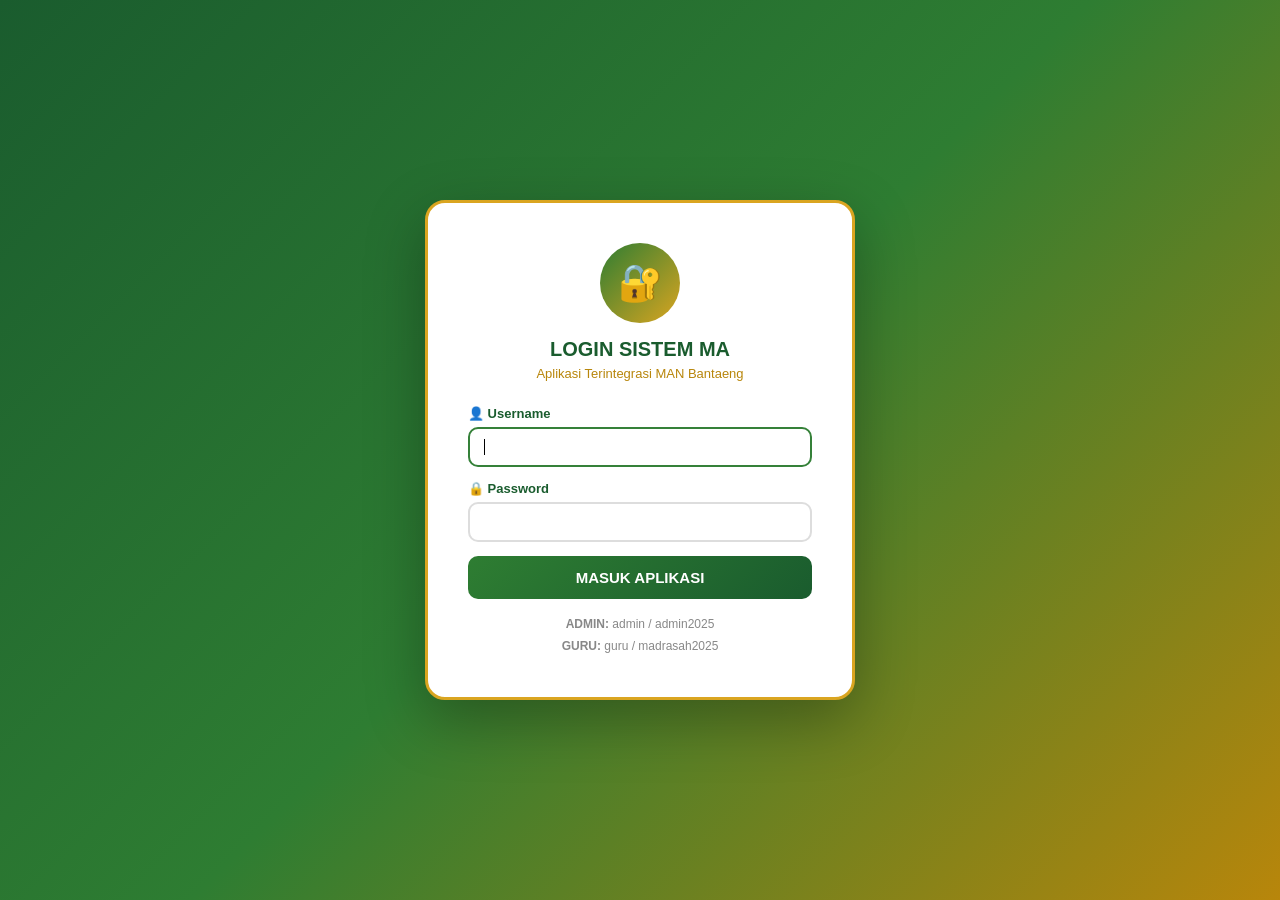
<file: index.html>
<!DOCTYPE html>
<html lang="id">
<head>
<meta charset="UTF-8">
<meta http-equiv="refresh" content="0; url=pages/login.html">
<title>Aplikasi MA - MAN Bantaeng</title>
</head>
<body>
<p>Mengalihkan ke halaman login… <a href="modul-ajar.html">Klik di sini</a></p>
</body>
</html>
</file>
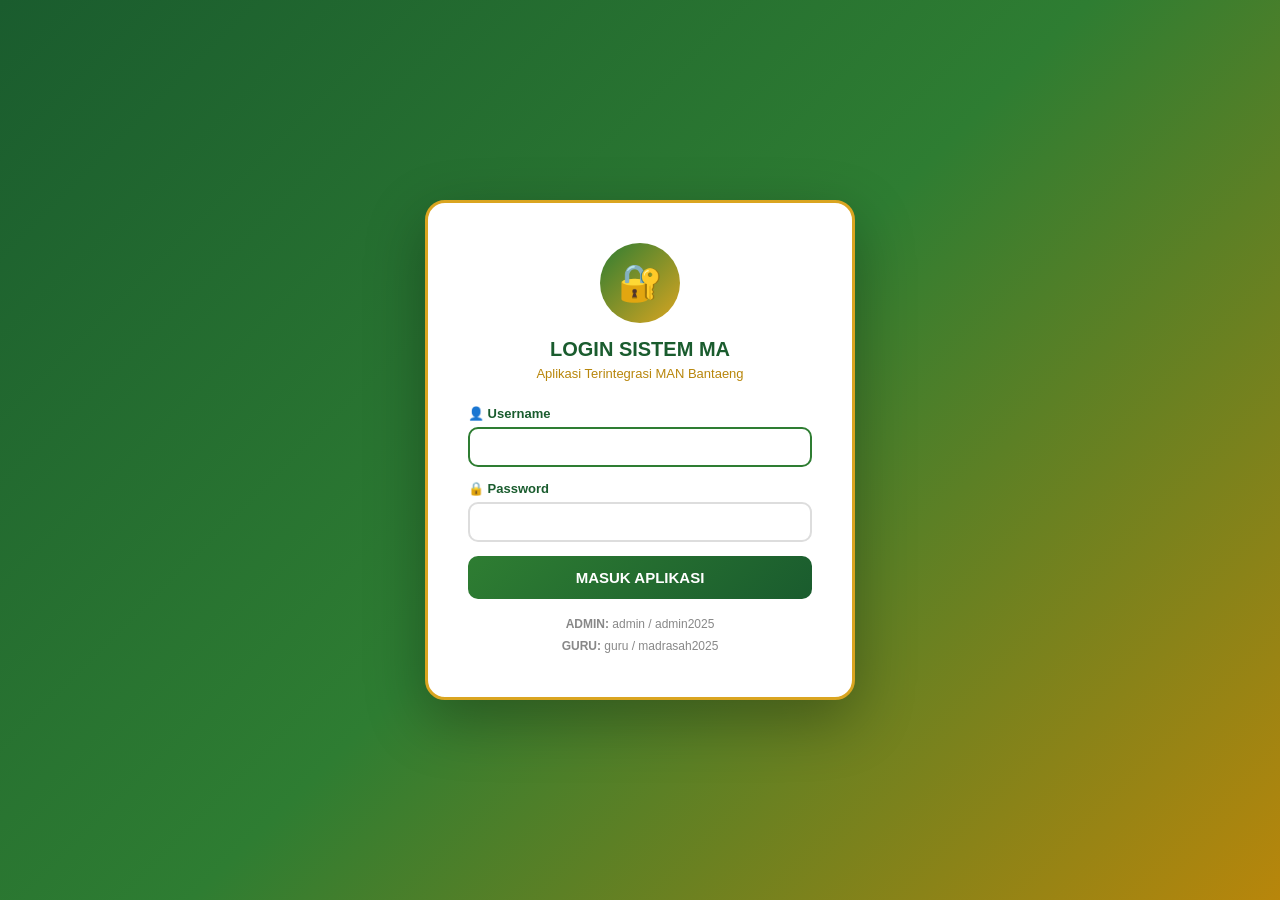
<file: pages/index.html>
<!DOCTYPE html>
<html lang="id">
<head>
<meta charset="UTF-8">
<title>Dashboard - Aplikasi MA</title>
<meta name="viewport" content="width=device-width, initial-scale=1.0">
<link rel="stylesheet" href="../css/style.css">
<script src="../js/auth.js"></script>
<style>
*{margin:0;padding:0;box-sizing:border-box;font-family:'Segoe UI',Tahoma,sans-serif}
:root{--g1:#1a5c2e;--g2:#2e7d32;--e1:#b8860b;--e2:#daa520;--gp:#e8f5e9;--ep:#fff8e1}
body{background:linear-gradient(135deg,var(--gp),var(--ep));min-height:100vh}
.hdr{background:linear-gradient(135deg,var(--g1),var(--g2));color:#fff;
     padding:14px 24px;display:flex;justify-content:space-between;align-items:center}
.hdr h1{font-size:18px}
.hdr .who{font-size:12px;opacity:.9}
.hdr button{background:var(--e2);color:var(--g1);border:none;padding:8px 16px;
            border-radius:8px;cursor:pointer;font-weight:600;font-size:13px}
.wrap{max-width:1100px;margin:0 auto;padding:24px}
.greeting{margin-bottom:24px}
.greeting h2{color:var(--g1);font-size:22px}
.greeting p{color:#555;margin-top:4px;font-size:14px}

/* ============ GRID KARTU BUNDAR ============ */
.grid{display:grid;grid-template-columns:repeat(auto-fill,minmax(190px,1fr));gap:22px}

/* Kartu menu BENTUK LINGKARAN penuh */
.menu{
  position:relative;
  display:block;
  width:100%;
  aspect-ratio:1/1;             /* tetap persegi => lingkaran sempurna */
  background:#fff;
  border-radius:50%;            /* LINGKARAN */
  border:3px solid var(--e2);   /* ring emas mengelilingi */
  box-shadow:0 4px 20px rgba(0,0,0,.08);
  text-decoration:none;color:inherit;
  overflow:hidden;
  transition:transform .15s,box-shadow .15s;
}
.menu:hover{transform:translateY(-4px) scale(1.02);box-shadow:0 10px 30px rgba(0,0,0,.15)}

/* Isi kartu diposisikan ABSOLUT di dalam lingkaran agar lingkaran tidak melar */
.menu-in{
  position:absolute;top:0;left:0;width:100%;height:100%;
  display:flex;flex-direction:column;align-items:center;justify-content:center;
  text-align:center;padding:16%;
}
.menu .ico{
  width:58px;height:58px;border-radius:50%;
  background:linear-gradient(135deg,var(--g2),var(--e2));
  color:#fff;font-size:26px;
  display:flex;align-items:center;justify-content:center;
  margin-bottom:10px;box-shadow:0 3px 10px rgba(0,0,0,.15);
}
.menu h3{color:var(--g1);font-size:14px;margin-bottom:4px;line-height:1.25}
.menu p{
  font-size:11px;color:#666;line-height:1.4;
  display:-webkit-box;-webkit-line-clamp:3;-webkit-box-orient:vertical;overflow:hidden;
}
.badge{display:inline-block;background:var(--g2);color:#fff;font-size:10px;
       padding:2px 8px;border-radius:10px;margin-top:8px}
.badge.soon{background:#888}

/* Fallback browser lama yang belum mendukung aspect-ratio */
@supports not (aspect-ratio:1/1){
  .menu{height:auto}
  .menu::before{content:"";display:block;padding-top:100%}
}

/* ============ RESPONSIVE TAMPILAN HP ============ */
@media(max-width:640px){
  .wrap{padding:16px}
  .grid{grid-template-columns:repeat(2,1fr);gap:14px}  /* 2 lingkaran per baris */
  .menu{border-width:2px}
  .menu-in{padding:12%}
  .menu .ico{width:46px;height:46px;font-size:20px;margin-bottom:6px}
  .menu h3{font-size:12px}
  .menu p{display:none}   /* deskripsi disembunyikan agar lingkaran rapi di HP */
  .badge{margin-top:5px}
}
</style>
</head>
<body>
<div class="hdr">
  <div>
    <h1>📚 Dashboard Aplikasi MA</h1>
    <div class="who" id="whoAmI"></div>
  </div>
  <button onclick="Auth.logout()">Keluar</button>
</div>

<div class="wrap">
  <div class="greeting">
    <h2 id="greet">Selamat Datang</h2>
    <p>Pilih menu di bawah untuk melanjutkan.</p>
  </div>

  <div class="grid">
    <!-- Menu: Modul Ajar -->
    <a href="modul-ajar.html" class="menu">
      <div class="menu-in">
        <div class="ico">📝</div>
        <h3>Modul Ajar</h3>
        <p>Generate Modul Ajar Terintegrasi KBC berbasis ATP.</p>
        <span class="badge">Aktif</span>
      </div>
    </a>

    <!-- Menu: Worksheet -->
    <a href="worksheet.html" class="menu">
      <div class="menu-in">
        <div class="ico">🧩</div>
        <h3>Worksheet</h3>
        <p>Buat Students Worksheet F4 otomatis dengan prompt AI siap pakai.</p>
        <span class="badge">Aktif</span>
      </div>
    </a>

     <!-- Menu: Game Pembelajaran -->
    <a href="game-pembelajaran.html" class="menu">
      <div class="menu-in">
        <div class="ico">🧩</div>
        <h3>Game Pembelajaran</h3>
        <p>Buat Game Pembelajaran otomatis dengan prompt AI siap pakai.</p>
        <span class="badge">Aktif</span>
      </div>
    </a>

     
  </div>
</div>

<script>
Auth.requireLogin();

const user = Auth.getUser();
document.getElementById('whoAmI').textContent =
  `${user.role.toUpperCase()} • ${user.nama || user.username}`;
document.getElementById('greet').textContent =
  `Selamat Datang, ${user.nama || user.username} 👋`;
</script>
</body>
</html>
</file>
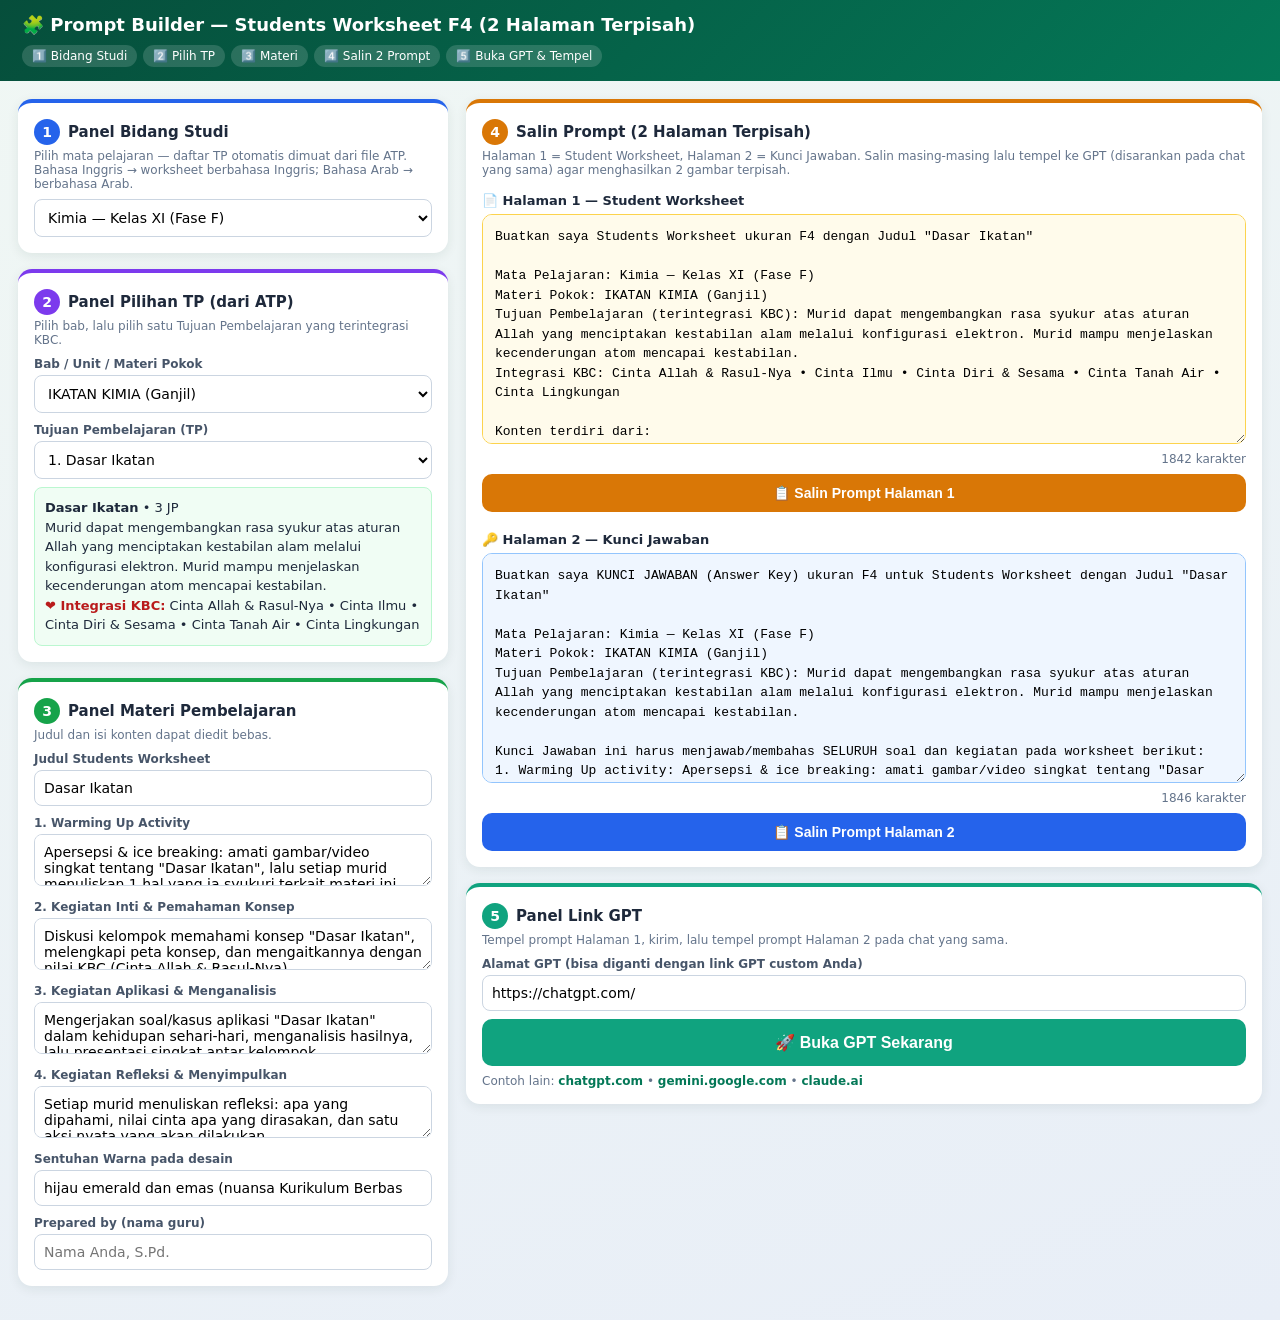
<file: WORKSHEET.html>
<!DOCTYPE html>
<html lang="id">
<head>
<meta charset="UTF-8"/>
<meta name="viewport" content="width=device-width, initial-scale=1.0"/>
<title>Prompt Builder — Students Worksheet F4 (KBC MAN Bantaeng)</title>
<style>
*{box-sizing:border-box}
body{margin:0;font-family:system-ui,"Segoe UI",Arial,sans-serif;background:linear-gradient(160deg,#f0f7f4,#e8eef7);color:#1e293b;min-height:100vh}
.appbar{background:linear-gradient(135deg,#064e3b,#047857);color:#fff;padding:14px 22px;display:flex;align-items:center;justify-content:space-between;flex-wrap:wrap;gap:10px;position:sticky;top:0;z-index:20}
.appbar h1{font-size:18px;margin:0}
.steps{display:flex;gap:6px;flex-wrap:wrap;font-size:12px}
.steps span{background:rgba(255,255,255,.15);border-radius:999px;padding:4px 10px}
.wrap{display:grid;grid-template-columns:430px 1fr;gap:18px;padding:18px;align-items:start;max-width:1400px;margin:0 auto}
@media(max-width:1000px){.wrap{grid-template-columns:1fr}}
.card{background:#fff;border-radius:14px;box-shadow:0 3px 12px rgba(15,50,40,.08);padding:16px;margin-bottom:16px;border-top:4px solid var(--c,#047857)}
.card h2{font-size:15px;margin:0 0 4px;display:flex;align-items:center;gap:8px}
.card .badge{width:26px;height:26px;border-radius:50%;background:var(--c,#047857);color:#fff;display:inline-flex;align-items:center;justify-content:center;font-size:14px;flex-shrink:0}
.card .hint{font-size:12px;color:#64748b;margin:2px 0 8px}
label{font-size:12px;font-weight:600;color:#475569;display:block;margin:10px 0 4px}
select,input[type=text],textarea{width:100%;padding:9px;border:1px solid #cbd5e1;border-radius:8px;font-size:14px;font-family:inherit;background:#fff}
textarea{resize:vertical}
.tpbox{background:#f0fdf4;border:1px solid #bbf7d0;border-radius:8px;padding:10px;font-size:13px;margin-top:8px;line-height:1.5}
.tpbox b.kbc{color:#b91c1c}
.right{position:sticky;top:76px}
.promptbox{width:100%;min-height:230px;font-size:13px;line-height:1.5;background:#fffbeb;border:1px solid #fcd34d;border-radius:10px;padding:12px;font-family:Consolas,monospace}
.promptbox.kunci{background:#eff6ff;border-color:#93c5fd}
.subhead{font-weight:700;font-size:13px;margin:16px 0 6px;display:flex;align-items:center;gap:6px}
.btnrow{display:flex;gap:10px;flex-wrap:wrap;margin-top:8px}
.btn{border:0;border-radius:10px;padding:11px 16px;font-weight:700;cursor:pointer;font-size:14px;display:inline-flex;align-items:center;gap:8px}
.btn-copy{background:#d97706;color:#fff;flex:1;justify-content:center}
.btn-copy.blue{background:#2563eb}
.btn-gpt{background:#10a37f;color:#fff;width:100%;justify-content:center;font-size:16px;padding:14px}
.btn-gpt:hover{background:#0d8a6c}
.count{font-size:12px;color:#64748b;margin-top:4px;text-align:right}
#toast{position:fixed;bottom:24px;left:50%;transform:translateX(-50%);background:#064e3b;color:#fff;padding:12px 22px;border-radius:999px;font-size:14px;opacity:0;transition:.3s;pointer-events:none;z-index:99;box-shadow:0 4px 14px rgba(0,0,0,.25)}
#toast.show{opacity:1}
.linknote{font-size:12px;color:#64748b;margin-top:8px}
.linknote a{color:#047857;font-weight:600;cursor:pointer}
</style>
</head>
<body>

<div class="appbar">
  <h1>🧩 Prompt Builder — Students Worksheet F4 (2 Halaman Terpisah)</h1>
  <div class="steps">
    <span>1️⃣ Bidang Studi</span><span>2️⃣ Pilih TP</span><span>3️⃣ Materi</span><span>4️⃣ Salin 2 Prompt</span><span>5️⃣ Buka GPT & Tempel</span>
  </div>
</div>

<div class="wrap">
<!-- ===================== KOLOM KIRI : PANEL 1–3 ===================== -->
<div>
  <!-- PANEL 1 : BIDANG STUDI -->
  <div class="card" style="--c:#2563eb">
    <h2><span class="badge">1</span> Panel Bidang Studi</h2>
    <div class="hint">Pilih mata pelajaran — daftar TP otomatis dimuat dari file ATP. Bahasa Inggris → worksheet berbahasa Inggris; Bahasa Arab → berbahasa Arab.</div>
    <select id="selMapel"></select>
  </div>

  <!-- PANEL 2 : PILIHAN TP -->
  <div class="card" style="--c:#7c3aed">
    <h2><span class="badge">2</span> Panel Pilihan TP (dari ATP)</h2>
    <div class="hint">Pilih bab, lalu pilih satu Tujuan Pembelajaran yang terintegrasi KBC.</div>
    <label>Bab / Unit / Materi Pokok</label>
    <select id="selBab"></select>
    <label>Tujuan Pembelajaran (TP)</label>
    <select id="selTP"></select>
    <div class="tpbox" id="tpDetail"></div>
  </div>

  <!-- PANEL 3 : MATERI PEMBELAJARAN -->
  <div class="card" style="--c:#16a34a">
    <h2><span class="badge">3</span> Panel Materi Pembelajaran</h2>
    <div class="hint">Judul dan isi konten dapat diedit bebas.</div>
    <label>Judul Students Worksheet</label>
    <input type="text" id="fJudul">
    <label>1. Warming Up Activity</label>
    <textarea id="fS1" rows="2"></textarea>
    <label>2. Kegiatan Inti & Pemahaman Konsep</label>
    <textarea id="fS2" rows="2"></textarea>
    <label>3. Kegiatan Aplikasi & Menganalisis</label>
    <textarea id="fS3" rows="2"></textarea>
    <label>4. Kegiatan Refleksi & Menyimpulkan</label>
    <textarea id="fS4" rows="2"></textarea>
    <label>Sentuhan Warna pada desain</label>
    <input type="text" id="fWarna" list="warnaList" value="hijau emerald dan emas (nuansa Kurikulum Berbasis Cinta)">
    <datalist id="warnaList">
      <option value="hijau emerald dan emas (nuansa Kurikulum Berbasis Cinta)">
      <option value="biru laut dan putih"><option value="ungu lavender dan krem">
      <option value="oranye hangat dan kuning"><option value="tosca dan putih">
      <option value="merah marun dan emas"><option value="pastel warna-warni ceria">
    </datalist>
    <label>Prepared by (nama guru)</label>
    <input type="text" id="fPrepared" placeholder="Nama Anda, S.Pd.">
  </div>
</div>

<!-- ===================== KOLOM KANAN : PANEL 4–5 ===================== -->
<div class="right">
  <!-- PANEL 4 : DUA PROMPT TERPISAH -->
  <div class="card" style="--c:#d97706">
    <h2><span class="badge">4</span> Salin Prompt (2 Halaman Terpisah)</h2>
    <div class="hint">Halaman 1 = Student Worksheet, Halaman 2 = Kunci Jawaban. Salin masing-masing lalu tempel ke GPT (disarankan pada chat yang sama) agar menghasilkan 2 gambar terpisah.</div>

    <div class="subhead">📄 Halaman 1 — Student Worksheet</div>
    <textarea id="promptWS" class="promptbox" readonly></textarea>
    <div class="count" id="countWS"></div>
    <div class="btnrow"><button class="btn btn-copy" id="btnCopyWS">📋 Salin Prompt Halaman 1</button></div>

    <div class="subhead" style="margin-top:20px">🔑 Halaman 2 — Kunci Jawaban</div>
    <textarea id="promptKunci" class="promptbox kunci" readonly></textarea>
    <div class="count" id="countKunci"></div>
    <div class="btnrow"><button class="btn btn-copy blue" id="btnCopyKunci">📋 Salin Prompt Halaman 2</button></div>
  </div>

  <!-- PANEL 5 : LINK GPT -->
  <div class="card" style="--c:#10a37f">
    <h2><span class="badge">5</span> Panel Link GPT</h2>
    <div class="hint">Tempel prompt Halaman 1, kirim, lalu tempel prompt Halaman 2 pada chat yang sama.</div>
    <label>Alamat GPT (bisa diganti dengan link GPT custom Anda)</label>
    <input type="text" id="gptLink" value="https://chatgpt.com/">
    <div class="btnrow"><button class="btn btn-gpt" id="btnGPT">🚀 Buka GPT Sekarang</button></div>
    <div class="linknote">Contoh lain: <a data-link="https://chatgpt.com/">chatgpt.com</a> • <a data-link="https://gemini.google.com/">gemini.google.com</a> • <a data-link="https://claude.ai/">claude.ai</a></div>
  </div>
</div>
</div>

<div id="toast"></div>

<script>
/* ================= DATABASE ATP (sesuai file yang diupload) ================= */
const ATP={
kimia:{label:"Kimia — Kelas XI (Fase F)",bab:[
 {nama:"IKATAN KIMIA (Ganjil)",kbc:"Cinta Allah & Rasul-Nya • Cinta Ilmu • Cinta Diri & Sesama • Cinta Tanah Air • Cinta Lingkungan",items:[
  {k:"Dasar Ikatan",jp:"3 JP",t:"Murid dapat mengembangkan rasa syukur atas aturan Allah yang menciptakan kestabilan alam melalui konfigurasi elektron. Murid mampu menjelaskan kecenderungan atom mencapai kestabilan."},
  {k:"Ikatan Ion",jp:"3 JP",t:"Murid mampu menunjukkan sikap teliti dalam menggambarkan proses serah terima elektron. Murid dapat menganalisis sifat fisik senyawa ion dalam kehidupan."},
  {k:"Ikatan Kovalen",jp:"3 JP",t:"Murid bersikap ikhlas dalam berkolaborasi memahami pemakaian elektron bersama. Murid mampu membedakan kovalen tunggal, rangkap, dan koordinasi."},
  {k:"Ikatan Logam",jp:"3 JP",t:"Murid mampu mengapresiasi jasa pahlawan yang memanfaatkan logam dalam perjuangan bangsa (Nasionalisme). Murid menjelaskan teori lautan elektron pada logam."},
  {k:"Bentuk Molekul",jp:"3 JP",t:"Murid mampu menunjukkan kreativitas dalam merancang model geometri molekul. Murid dapat memprediksi bentuk molekul menggunakan teori VSEPR."},
  {k:"Ikatan Antarmolekul",jp:"3 JP",t:"Murid mampu menunjukkan empati terhadap isu ketersediaan air bersih (Ikatan Hidrogen). Murid menjelaskan pengaruh gaya antarmolekul terhadap titik didih."}]},
 {nama:"TERMOKIMIA (Ganjil)",kbc:"Cinta Allah & Rasul-Nya • Cinta Ilmu • Cinta Lingkungan",items:[
  {k:"Hk. Kekekalan Energi",jp:"3 JP",t:"Murid mampu mengembangkan rasa syukur kepada Allah atas ketersediaan energi di alam semesta. Murid dapat menjelaskan bunyi Hukum Kekekalan Energi dan contoh konversinya."},
  {k:"Sistem & Lingkungan",jp:"3 JP",t:"Murid bersikap teliti dalam mengidentifikasi batas antara sistem dan lingkungan. Murid dapat membedakan sistem terbuka, tertutup, dan terisolasi dengan contoh nyata."},
  {k:"Eksoterm & Endoterm",jp:"3 JP",t:"Murid mampu menunjukkan kepekaan rasa (mindful) terhadap perubahan suhu di sekitarnya. Murid dapat membedakan reaksi eksoterm dan endoterm berdasarkan diagram tingkat energi."},
  {k:"Kalorimetri",jp:"3 JP",t:"Murid bersikap jujur dan disiplin dalam mencatat data percobaan laboratorium. Murid dapat menghitung kalor reaksi menggunakan prinsip kalorimetri sederhana (q = mcΔT)."},
  {k:"Entalpi",jp:"3 JP",t:"Murid mampu memahami konsep entalpi sebagai fungsi keadaan. Murid dapat membedakan konsep kalor (q) dan perubahan entalpi (ΔH) pada tekanan tetap."},
  {k:"Persamaan Termokimia",jp:"3 JP",t:"Murid bersikap cermat dalam menuliskan fase zat dan nilai ΔH. Murid dapat menyusun persamaan termokimia reaksi pembentukan, penguraian, dan pembakaran."},
  {k:"Entalpi Standar",jp:"3 JP",t:"Murid dapat menghitung ΔH reaksi berdasarkan data entalpi pembentukan standar (ΔH°f). Murid memahami pentingnya standar keadaan (STP) dalam pengukuran ilmiah."},
  {k:"Hukum Hess",jp:"3 JP",t:"Murid mampu berpikir kritis dalam menyusun siklus reaksi kimia seperti menyusun puzzle. Murid dapat menghitung ΔH reaksi menggunakan aturan penjumlahan Hukum Hess."},
  {k:"Energi Ikatan",jp:"3 JP",t:"Murid mampu menganalisis kekuatan ikatan antar atom. Murid dapat menghitung ΔH reaksi berdasarkan data energi ikatan rata-rata."}]},
 {nama:"KINETIKA KIMIA (Genap)",kbc:"Cinta Allah & Rasul-Nya • Cinta Ilmu • Cinta Lingkungan • Gotong Royong",items:[
  {k:"Teori Tumbukan",jp:"3 JP",t:"Murid mampu menunjukkan rasa syukur atas keteraturan gerak partikel ciptaan Allah. Murid dapat menjelaskan syarat terjadinya tumbukan efektif (energi aktivasi dan orientasi)."},
  {k:"Konsep Laju Reaksi",jp:"3 JP",t:"Murid bersikap kritis dalam mengamati perubahan zat per satuan waktu. Murid dapat menghitung laju reaksi rata-rata dan laju sesaat berdasarkan data konsentrasi."},
  {k:"Persamaan & Orde Reaksi",jp:"3 JP",t:"Murid menunjukkan ketelitian dan kejujuran dalam mengolah data matematis. Murid dapat menentukan orde reaksi total dan rumus laju reaksi dari tabel data eksperimen."},
  {k:"Faktor Laju Reaksi",jp:"3 JP",t:"Murid mampu bekerja sama (kolaborasi) dalam membuktikan faktor suhu, luas permukaan, konsentrasi, dan katalis. Murid dapat menghubungkan penggunaan katalis dengan kepedulian lingkungan (efisiensi energi)."}]},
 {nama:"KESETIMBANGAN KIMIA (Genap)",kbc:"Cinta Allah & Rasul-Nya • Cinta Ilmu • Cinta Diri • Cinta Tanah Air",items:[
  {k:"Konsep Kesetimbangan",jp:"3 JP",t:"Murid mampu mengembangkan rasa syukur atas keseimbangan alam yang dinamis. Murid dapat menjelaskan perbedaan reaksi reversible dan irreversible serta ciri kesetimbangan dinamis."},
  {k:"Tetapan Kesetimbangan",jp:"3 JP",t:"Murid bersikap jujur dan teliti dalam merumuskan persamaan matematika dari data kimia. Murid dapat menuliskan rumusan tetapan kesetimbangan konsentrasi (Kc) dan tekanan (Kp)."},
  {k:"Perhitungan K",jp:"3 JP",t:"Murid menunjukkan ketekunan (Cinta Ilmu) dalam memecahkan soal hitungan yang kompleks. Murid dapat menghitung nilai Kc, Kp, dan derajat disosiasi (α) dari data mol mula-mula, bereaksi, dan setimbang."},
  {k:"Pergeseran Kesetimbangan",jp:"3 JP",t:"Murid mampu menunjukkan sikap adaptif (Cinta Diri) dalam menghadapi perubahan, mengambil hikmah dari Asas Le Chatelier. Murid dapat menganalisis arah pergeseran kesetimbangan akibat perubahan konsentrasi, suhu, volume, dan tekanan."},
  {k:"Industri",jp:"3 JP",t:"Murid mampu menumbuhkan rasa bangga (Nasionalisme) terhadap potensi industri kimia nasional. Murid dapat menjelaskan penerapan prinsip kesetimbangan pada proses pembuatan amonia (Haber-Bosch) dan asam sulfat (Kontak)."}]}
]},
inggris:{label:"Bahasa Inggris — Kelas XII (Fase F)",bab:[
 {nama:"Unit 1: Narrative Text — The Story of a Friendly Future (30 JP)",kbc:"Cinta Allah Swt. dan Rasul-Nya • Cinta Ilmu • Cinta Lingkungan",items:[
  {k:"12.1.1 Tujuan komunikatif & struktur skematis teks naratif",j:"Narrative Text: The Story of a Friendly Future",t:"Mengidentifikasi tujuan komunikatif dan struktur skematis teks naratif secara kritis melalui pembelajaran kontekstual tentang energi terbarukan untuk menumbuhkan Cinta Ilmu, Cinta Lingkungan, serta sikap bertanggung jawab dalam menjaga bumi sebagai amanah Allah Swt."},
  {k:"12.1.2 Ciri kebahasaan teks naratif",j:"Narrative Text: The Story of a Friendly Future",t:"Mengidentifikasi beberapa ciri kebahasaan teks naratif, yaitu bentuk waktu lampau (past tenses) dan kata kerja tindakan (action verbs), secara kritis melalui cerita bertema Renewable Energy sebagai sarana mengembangkan literasi, berpikir reflektif, dan membangun karakter peduli lingkungan."},
  {k:"12.1.3 Informasi tersurat & tersirat teks naratif",j:"Narrative Text: The Story of a Friendly Future",t:"Mengidentifikasi informasi tersurat dan tersirat (gagasan utama dan informasi rinci) dalam teks naratif melalui kegiatan membaca kritis untuk menumbuhkan Cinta Ilmu, meningkatkan kepedulian terhadap lingkungan, serta mensyukuri karunia Allah Swt. berupa alam yang harus dijaga dan dilestarikan."},
  {k:"12.1.4 Menulis teks naratif",j:"Narrative Text: The Story of a Friendly Future",t:"Menulis teks naratif dengan menggunakan struktur skematis dan unsur kebahasaan yang tepat melalui cerita bertema Renewable Energy untuk menumbuhkan Cinta Ilmu, Cinta Lingkungan, serta rasa syukur kepada Allah Swt. atas karunia alam yang harus dijaga dan dimanfaatkan secara bijaksana."},
  {k:"12.1.5 Menceritakan kembali teks naratif",j:"Narrative Text: The Story of a Friendly Future",t:"Menceritakan kembali isi teks naratif secara runtut dan sesuai dengan fokus pembahasan melalui penyampaian pesan moral yang menumbuhkan Cinta Ilmu, Cinta Lingkungan, serta rasa syukur kepada Allah Swt. atas karunia alam yang harus dijaga dan dilestarikan."}]},
 {nama:"Unit 2: Argumentative Text — E-Money (24 JP)",kbc:"Cinta Allah Swt. dan Rasul-Nya • Cinta Ilmu • Cinta Diri & Sesama • Cinta Tanah Air",items:[
  {k:"12.2.1 Tujuan komunikatif & struktur teks argumentatif",j:"Argumentative Text: E-Money",t:"Mengidentifikasi tujuan komunikatif dan struktur skematis teks argumentatif bertema Digital Money untuk mengembangkan kemampuan literasi, berpikir kritis, serta menumbuhkan Cinta Ilmu, Cinta Tanah Air melalui pemahaman literasi keuangan digital, dan Cinta Allah Swt. dan Rasul-Nya melalui sikap jujur, amanah, dan bertanggung jawab dalam bertransaksi."},
  {k:"12.2.2 Ciri kebahasaan teks argumentatif",j:"Argumentative Text: E-Money",t:"Mengidentifikasi ciri kebahasaan teks argumentatif, yaitu ungkapan meminta dan memberikan pendapat, melalui diskusi tentang penggunaan Digital Money untuk mengembangkan literasi digital dan literasi keuangan, menumbuhkan Cinta Ilmu, serta membiasakan sikap jujur, amanah, dan bertanggung jawab dalam menyampaikan pendapat."},
  {k:"12.2.3 Informasi tersurat & tersirat teks argumentatif",j:"Argumentative Text: E-Money",t:"Mengidentifikasi informasi tersurat dan tersirat (gagasan utama dan informasi rinci) dalam teks argumentatif melalui kegiatan membaca kritis untuk menumbuhkan Cinta Ilmu, membiasakan pengambilan keputusan berdasarkan fakta, serta mengembangkan sikap jujur, bertanggung jawab, dan menghargai perbedaan pendapat sesuai dengan nilai-nilai Cinta Allah Swt. dan Rasul-Nya."},
  {k:"12.2.4 Menulis teks argumentatif",j:"Argumentative Text: E-Money",t:"Menulis teks argumentatif dengan menggunakan struktur skematis dan ciri kebahasaan yang tepat mengenai penggunaan Digital Money untuk mengembangkan literasi digital dan literasi keuangan, menumbuhkan Cinta Ilmu melalui penyusunan argumen berbasis fakta, memperkuat Cinta Tanah Air melalui pemahaman terhadap sistem pembayaran digital nasional, serta membiasakan sikap jujur, amanah, dan bertanggung jawab."},
  {k:"12.2.5 Menyajikan teks argumentatif",j:"Argumentative Text: E-Money",t:"Menyajikan teks argumentatif melalui media yang dipilih dengan menggunakan ungkapan meminta dan memberikan pendapat secara tepat untuk mengembangkan kemampuan komunikasi yang santun, menumbuhkan Cinta Ilmu melalui penyampaian argumen yang logis, serta menginternalisasi Cinta Allah Swt. dan Rasul-Nya melalui sikap jujur, beretika, dan bertanggung jawab dalam berkomunikasi."}]},
 {nama:"Unit 3: Hortatory Exposition — Netiquette (13 JP)",kbc:"Cinta Allah Swt. dan Rasul-Nya • Cinta Ilmu • Cinta Diri & Sesama Manusia",items:[
  {k:"12.3.1 Tujuan komunikatif & struktur hortatory exposition",j:"Hortatory Exposition: Netiquette",t:"Mengidentifikasi tujuan komunikatif dan struktur skematis teks hortatory exposition tentang pentingnya menerapkan netiket sebagai wujud cinta kepada Allah Swt., Rasul-Nya, diri sendiri, dan sesama."},
  {k:"12.3.2 Unsur kebahasaan hortatory exposition",j:"Hortatory Exposition: Netiquette",t:"Mengidentifikasi unsur kebahasaan teks hortatory exposition berupa simple present tense dan frasa emotif untuk menyampaikan ajakan berkomunikasi secara santun, jujur, dan penuh kasih di ruang digital."},
  {k:"12.3.3 Informasi tersurat & tersirat hortatory exposition",j:"Hortatory Exposition: Netiquette",t:"Menentukan informasi tersurat dan tersirat, termasuk gagasan utama dan informasi rinci, dari teks hortatory exposition tentang penerapan netiket sebagai bentuk cinta ilmu dan kepedulian terhadap sesama."},
  {k:"12.3.4 Fakta & opini hortatory exposition",j:"Hortatory Exposition: Netiquette",t:"Mengelompokkan fakta dan opini dalam teks hortatory exposition yang berkaitan dengan pentingnya menjaga adab, toleransi, dan sikap saling menghargai dalam interaksi digital."},
  {k:"12.3.5 Menulis hortatory exposition",j:"Hortatory Exposition: Netiquette",t:"Menulis teks hortatory exposition dengan struktur skematis dan unsur kebahasaan yang tepat tentang penerapan netiket sebagai wujud cinta kepada Allah Swt., cinta ilmu, serta cinta diri dan sesama manusia."},
  {k:"12.3.6 Presentasi kelompok hortatory exposition",j:"Hortatory Exposition: Netiquette",t:"Melakukan presentasi kelompok tentang teks hortatory exposition dengan menunjukkan sikap percaya diri, santun, toleran, saling menghargai, dan bertanggung jawab sebagai penerapan nilai-nilai KBC."}]},
 {nama:"Unit 4: Discussion Text — Carbon Footprints (14 JP)",kbc:"Cinta Allah Swt. dan Rasul-Nya • Cinta Lingkungan • Cinta Ilmu • Cinta Tanah Air",items:[
  {k:"12.4.1 Tujuan komunikatif & struktur discussion text",j:"Discussion Text: Carbon Footprints",t:"Mengidentifikasi tujuan komunikatif dan struktur skematis teks discussion tentang berbagai isu kehidupan sebagai bentuk cinta ilmu, sikap kritis, dan penghargaan terhadap perbedaan pendapat."},
  {k:"12.4.2 Unsur kebahasaan discussion text",j:"Discussion Text: Carbon Footprints",t:"Mengidentifikasi unsur kebahasaan teks discussion berupa generic participants, simple present tense, thinking verbs, modality, contrastive conjunction, dan passive voice dalam menyampaikan pendapat secara santun dan bertanggung jawab."},
  {k:"12.4.3 Informasi tersurat & tersirat discussion text",j:"Discussion Text: Carbon Footprints",t:"Menentukan informasi tersurat dan tersirat, gagasan utama, serta informasi rinci dari teks discussion dengan menunjukkan sikap cinta ilmu, berpikir kritis, dan menghargai pandangan orang lain."},
  {k:"12.4.4 Fakta & opini discussion text",j:"Discussion Text: Carbon Footprints",t:"Mengelompokkan fakta dan opini berdasarkan teks discussion dengan menerapkan sikap jujur, kritis, toleran, dan menghargai perbedaan sebagai wujud cinta diri dan sesama manusia."},
  {k:"12.4.5 Menulis discussion text",j:"Discussion Text: Carbon Footprints",t:"Menulis teks discussion dengan struktur skematis dan unsur kebahasaan yang tepat serta mengembangkan argumen secara santun, objektif, dan bertanggung jawab sebagai penerapan nilai-nilai KBC."},
  {k:"12.4.6 Presentasi kelompok discussion text",j:"Discussion Text: Carbon Footprints",t:"Melakukan presentasi kelompok yang berfokus pada teks discussion dengan menunjukkan sikap percaya diri, kerja sama, toleransi, saling menghargai, dan tanggung jawab dalam menyampaikan serta menanggapi pendapat."}]}
]},
arab:{label:"Bahasa Arab — (sesuai ATP)",bab:[
 {nama:"Materi Bahasa Arab (silakan sesuaikan dengan ATP Anda)",kbc:"Cinta Allah Swt. dan Rasul-Nya • Cinta Ilmu",items:[
  {k:"Tujuan Pembelajaran Bahasa Arab",j:"Materi Bahasa Arab",t:"(Gantilah teks ini dengan Tujuan Pembelajaran Bahasa Arab dari ATP Anda yang terintegrasi dengan nilai-nilai Kurikulum Berbasis Cinta.)"}]}
]},
qh:{label:"Al-Qur'an Hadis — Kelas X (Fase E)",bab:[
 {nama:"BAB 1: Membudayakan Pola Hidup Sederhana & Menyantuni Dhuafa (Ganjil)",kbc:"Cinta Allah Swt. dan Rasul-Nya • Cinta Diri & Sesama Manusia",items:[
  {k:"QS al-Furqan: 67 — Seni Keseimbangan",jp:"2 JP",t:"Murid mampu menunjukkan sikap bersahaja dan seimbang dalam berkonsumi sebagai wujud cinta Allah. Murid dapat mengembangkan rasa syukur atas kecukupan yang dimiliki tanpa harus berlebih-lebihan."},
  {k:"QS al-Qashash: 79-82 — Belajar dari Qarun",jp:"2 JP",t:"Murid mampu menganalisis bahaya kesombongan melalui refleksi kisah Qarun. Murid bersikap rendah hati dalam menerima setiap karunia materi."},
  {k:"QS al-Baqarah: 177 — Hakikat Kebajikan",jp:"2 JP",t:"Murid mampu merumuskan hakikat kebajikan yang mencakup aspek sosial dan spiritual. Murid menunjukkan sikap empati melalui perencanaan pemberian bantuan kepada kerabat dan dhuafa."},
  {k:"QS al-Ma'un: 1-7 — Melawan Pendusta Agama",jp:"2 JP",t:"Murid dapat menjauhi perilaku pendusta agama dengan konsisten peduli pada yatim. Murid mampu melakukan aksi nyata menyantuni dhuafa di lingkungan sekitar sekolah secara kolaboratif."}]},
 {nama:"BAB 2: Berpikir Positif & Sabar Menghadapi Ujian (Ganjil)",kbc:"Cinta Allah Swt. dan Rasul-Nya • Cinta Diri & Sesama Manusia",items:[
  {k:"QS al-Baqarah: 155-157 — Kabar Gembira bagi yang Sabar",jp:"4 JP",t:"Murid mampu menunjukkan sikap tenang dan Istirja' (Innalillahi...) saat menghadapi masalah. Murid dapat mengidentifikasi berbagai bentuk ujian hidup sebagai sarana kenaikan derajat."},
  {k:"QS Ali Imran: 186 — Karakter Tangguh Mukmin",jp:"2 JP",t:"Murid bersikap sabar dalam menerima perbedaan pendapat atau gangguan lisan dari orang lain. Murid mampu merumuskan konsep kebahagiaan mukmin yang berimbang antara syukur dan sabar."},
  {k:"Penerapan Husnuzhan — Kekuatan Tanpa Batas",jp:"2 JP",t:"Murid dapat mengembangkan rasa syukur atas hikmah di balik musibah. Murid menunjukkan empati tinggi melalui kunjungan atau dukungan pada sesama yang diuji."}]},
 {nama:"BAB 3: Menjaga Kelestarian Lingkungan (Ganjil)",kbc:"Cinta Lingkungan • Cinta Allah Swt. dan Rasul-Nya",items:[
  {k:"QS ar-Rum: 41-42 — Refleksi Tangan Manusia",jp:"2 JP",t:"Murid mampu menganalisis penyebab kerusakan lingkungan sebagai cerminan ulah tangan manusia. Murid dapat menunjukkan komitmen untuk tidak melakukan kerusakan di lingkungan sekolah."},
  {k:"QS Shad: 27 — Hikmah Air dan Bayangan",jp:"2 JP",t:"Murid dapat mengembangkan rasa syukur atas manfaat air dan siklus alam. Murid mampu merumuskan bahwa tidak ada ciptaan Allah yang sia-sia."},
  {k:"Hadis — Menanam Benih Harapan",jp:"2 JP",t:"Murid mampu mengidentifikasi perilaku munafik yang merusak alam. Murid menunjukkan semangat menanam pohon sebagai sedekah jariyah."},
  {k:"Implementasi — Aksi Nyata Khalifah Muda",jp:"2 JP",t:"Murid mampu merancang proyek kecil pengelolaan lingkungan. Murid bersikap kolaboratif dalam menjaga kebersihan fasilitas publik."}]},
 {nama:"BAB 4: Mengembangkan Ilmu Pengetahuan & Teknologi (Ganjil)",kbc:"Cinta Ilmu • Cinta Diri & Sesama Manusia",items:[
  {k:"QS al-'Alaq: 1-5 — Kekuatan Iqra'",jp:"2 JP",t:"Murid mampu menunjukkan semangat literasi (Iqra') sebagai bentuk cinta kepada ilmu pengetahuan. Murid dapat mengembangkan rasa syukur atas dimudahkannya jalan menuju surga bagi penuntut ilmu."},
  {k:"QS Yunus: 101 — Menjelajah Ayat Kauniyah",jp:"2 JP",t:"Murid mampu melakukan observasi fenomena alam dengan penuh kesadaran (mindful). Murid dapat merumuskan hikmah di balik penciptaan langit dan bumi sebagai tanda kebesaran Allah."},
  {k:"QS al-Hujurat: 6 — Etika Digital & Tabayyun",jp:"2 JP",t:"Murid bersikap kritis dan melakukan tabayyun (verifikasi) dalam menerima informasi teknologi. Murid mampu menunjukkan sikap empati dengan tidak menyebarkan berita bohong (hoaks)."},
  {k:"Implementasi — IPTEK untuk Bangsa",jp:"2 JP",t:"Murid mampu merancang ide inovasi teknologi sederhana yang bermanfaat bagi sesama. Murid menunjukkan tanggung jawab sosial dengan menggunakan teknologi untuk kemajuan bangsa."}]},
 {nama:"BAB 5: Mendakwahkan Keramahan Islam (Genap)",kbc:"Cinta Diri & Sesama Manusia • Cinta Allah Swt. dan Rasul-Nya",items:[
  {k:"QS an-Nahl: 125 — Seni Mengajak dengan Cinta",jp:"2 JP",t:"Murid mampu mendemonstrasikan cara berkomunikasi yang santun (Mauidzah Hasanah) dalam kehidupan sehari-hari. Murid dapat menunjukkan sikap ikhlas dalam menerima perbedaan pendapat saat berdiskusi."},
  {k:"QS asy-Syu'ara': 214-216 — Strategi Kasih Sayang",jp:"2 JP",t:"Murid mampu menunjukkan sikap kasih sayang dan rendah hati (khafid janahaka) kepada sesama mukmin. Murid dapat mengembangkan keberanian yang santun dalam menyuarakan kebenaran."},
  {k:"Hadis — Menjadi Pelopor Kebaikan",jp:"2 JP",t:"Murid mampu merancang gerakan Pelopor Kebaikan di lingkungan madrasah. Murid bersikap empati dengan mengajak pada kebaikan tanpa menyinggung perasaan orang lain."}]},
 {nama:"BAB 6: Membudayakan Amar Makruf Nahi Mungkar (Genap)",kbc:"Cinta Diri & Sesama Manusia • Cinta Allah Swt. dan Rasul-Nya",items:[
  {k:"QS Ali Imran: 104 & 110 — Menjadi Umat Terbaik",jp:"2 JP",t:"Murid mampu menunjukkan kebanggaan sebagai Khaira Ummah dengan aktif menebar kebaikan. Murid dapat mengembangkan rasa tanggung jawab sosial untuk mengajak teman pada hal positif."},
  {k:"QS al-Maidah: 78-80 — Bahaya Sikap Apatis",jp:"2 JP",t:"Murid mampu menunjukkan sikap kritis terhadap kemungkaran di lingkungan sekitar. Murid bersikap waspada agar tidak menjadi bagian dari golongan yang membiarkan kemaksiatan."},
  {k:"Hadis Muslim — Strategi Mengubah Keadaan",jp:"2 JP",t:"Murid mampu mendemonstrasikan cara mengubah kemungkaran dengan cara yang santun sesuai porsinya. Murid bersikap empati dengan mendoakan orang yang belum mampu meninggalkan keburukan."}]},
 {nama:"BAB 7: Membudayakan Musyawarah (Genap)",kbc:"Cinta Diri & Sesama Manusia • Cinta Allah Swt. dan Rasul-Nya",items:[
  {k:"QS Ali Imran: 159 — Kekuatan Kelembutan",jp:"2 JP",t:"Murid mampu menunjukkan sikap lemah lembut dan pemaaf dalam berinteraksi sosial sebagai wujud cinta Rasul. Murid dapat mengembangkan rasa tawakal kepada Allah setelah tercapainya kesepakatan."},
  {k:"QS asy-Syura: 38 — Syura: Identitas Mukmin",jp:"2 JP",t:"Murid bersikap ikhlas dalam menerima perbedaan pendapat sebagai rahmat dari Allah. Murid mampu merumuskan pentingnya musyawarah dalam setiap penyelesaian urusan kelompok."},
  {k:"Hadis — Amanah dalam Keputusan",jp:"2 JP",t:"Murid mampu mendemonstrasikan perilaku amanah dalam menjalankan hasil keputusan bersama. Murid menunjukkan tanggung jawab sosial dengan berpartisipasi aktif dalam kegiatan demokrasi di madrasah."}]},
 {nama:"BAB 8: Berperilaku Adil dan Jujur (Genap)",kbc:"Cinta Allah Swt. dan Rasul-Nya • Cinta Diri & Sesama Manusia",items:[
  {k:"QS al-Maidah: 8-10 — Adil Sejak dalam Pikiran",jp:"2 JP",t:"Murid mampu menunjukkan sikap adil meski terhadap orang yang tidak disukai sebagai wujud cinta Allah. Murid dapat mengembangkan rasa tanggung jawab untuk menjadi saksi yang objektif."},
  {k:"QS at-Taubah: 119 — Indahnya Lingkungan yang Jujur",jp:"2 JP",t:"Murid mampu memilih lingkungan pertemanan yang jujur demi menjaga kesehatan mental. Murid bersikap teguh dalam memegang kebenaran meski dalam situasi sulit."},
  {k:"QS an-Nahl: 90-92 — Menepati Janji, Mencintai Sesama",jp:"2 JP",t:"Murid mampu menunjukkan perilaku menepati janji sebagai bentuk cinta sesama. Murid dapat merumuskan dampak ketidakadilan bagi keutuhan masyarakat."},
  {k:"QS an-Nisa': 105 — Hakim yang Adil",jp:"2 JP",t:"Murid mampu merancang aksi nyata Kantin Kejujuran atau gerakan anti-nyontek. Murid bersikap adil dalam memberikan penilaian atau apresiasi terhadap hasil karya teman."}]}
]}};

/* ================= STATE & ELEMEN ================= */
const state={mapel:"kimia",babIdx:0,tpIdx:0,judul:"",s1:"",s2:"",s3:"",s4:"",
 warna:"hijau emerald dan emas (nuansa Kurikulum Berbasis Cinta)",prepared:localStorage.getItem("preparedBy")||""};
const $=id=>document.getElementById(id);
const esc=s=>String(s??"").replace(/&/g,"&amp;").replace(/</g,"&lt;").replace(/>/g,"&gt;");
const M=()=>ATP[state.mapel], B=()=>M().bab[state.babIdx], TP=()=>B().items[state.tpIdx];

/* aturan bahasa per bidang studi */
const ATURAN_BAHASA={
 kimia:"menggunakan Bahasa Indonesia.",
 inggris:"bidang studi ini adalah Bahasa Inggris, maka SELURUH isi Students Worksheet (judul, instruksi, kegiatan, soal, dan kunci jawaban) harus ditulis dalam Bahasa Inggris.",
 arab:"bidang studi ini adalah Bahasa Arab, maka SELURUH isi Students Worksheet (judul, instruksi, kegiatan, soal, dan kunci jawaban) harus ditulis dalam Bahasa Arab.",
 qh:"menggunakan Bahasa Indonesia."
};

$("selMapel").innerHTML=Object.keys(ATP).map(k=>`<option value="${k}">${ATP[k].label}</option>`).join("");

function fillBab(){$("selBab").innerHTML=M().bab.map((b,i)=>`<option value="${i}">${esc(b.nama)}</option>`).join("");}
function fillTP(){$("selTP").innerHTML=B().items.map((t,i)=>`<option value="${i}">${i+1}. ${esc(t.k)}</option>`).join("");}
function showTPDetail(){
  const t=TP();
  $("tpDetail").innerHTML=`<b>${esc(t.k)}</b>${t.jp?` • ${t.jp}`:""}<br>${esc(t.t)}<br><b class="kbc">❤ Integrasi KBC:</b> ${esc(B().kbc)}`;
}

/* ---- isi kegiatan otomatis (mengikuti bahasa bidang studi) ---- */
function defaultActivities(judul,firstKbc){
  if(state.mapel==="inggris") return [
   `Ice breaking & apperception: observe a short picture/video about "${judul}", then each student writes one thing he/she is grateful for related to today's topic.`,
   `Group discussion to understand "${judul}", complete the concept map, and relate it to the KBC value (${firstKbc}).`,
   `Complete application questions/cases about "${judul}" in daily life, analyze the results, then do a short presentation between groups.`,
   `Each student writes a reflection: what he/she understood, which value of love he/she felt, and one real action he/she will do.`];
  if(state.mapel==="arab") return [
   `تمهيد وأنشطة تحفيزية: يتأمل الطلاب صورة أو مقطعًا قصيرًا حول "${judul}"، ثم يكتب كل طالب شيئًا واحدًا يشعر بالامتنان له ويتعلق بالموضوع.`,
   `مناقشة جماعية لفهم مفهوم "${judul}" وإكمال خريطة المفاهيم وربطها بقيمة "${firstKbc}" من المنهج القائم على الحب.`,
   `حل أسئلة تطبيقية أو دراسة حالة حول "${judul}" في الحياة اليومية، وتحليل النتائج، ثم عرضها أمام المجموعات الأخرى.`,
   `يكتب كل طالب تأملًا قصيرًا: ماذا فهم، وأي قيمة من قيم الحب شعر بها، وعملًا واقعيًا واحدًا سيقوم به.`];
  return [
   `Apersepsi & ice breaking: amati gambar/video singkat tentang "${judul}", lalu setiap murid menuliskan 1 hal yang ia syukuri terkait materi ini.`,
   `Diskusi kelompok memahami konsep "${judul}", melengkapi peta konsep, dan mengaitkannya dengan nilai KBC (${firstKbc}).`,
   `Mengerjakan soal/kasus aplikasi "${judul}" dalam kehidupan sehari-hari, menganalisis hasilnya, lalu presentasi singkat antar kelompok.`,
   `Setiap murid menuliskan refleksi: apa yang dipahami, nilai cinta apa yang dirasakan, dan satu aksi nyata yang akan dilakukan.`];
}

function applyTP(auto){
  const t=TP();
  showTPDetail();
  if(auto!==false){
    state.judul=t.j||t.k;
    const firstKbc=B().kbc.split("•")[0].trim();
    const acts=defaultActivities(state.judul,firstKbc);
    [state.s1,state.s2,state.s3,state.s4]=acts;
    syncFields();
  }
  buildPrompts();
}
function syncFields(){
  $("fJudul").value=state.judul;$("fS1").value=state.s1;$("fS2").value=state.s2;
  $("fS3").value=state.s3;$("fS4").value=state.s4;$("fWarna").value=state.warna;$("fPrepared").value=state.prepared;
}

/* ---- bangun DUA prompt TERPISAH (halaman 1 & halaman 2) ---- */
function buildPrompts(){
  const t=TP();
  const kegiatan=
`1. Warming Up activity: ${state.s1}
2. Kegiatan Inti dan Pemahaman Konsep: ${state.s2}
3. Kegiatan Aplikasi dan Menganalisis: ${state.s3}
4. Kegiatan Refleksi dan Menyimpulkan: ${state.s4}`;

  const bahasa=`Ketentuan bahasa: jika bidang studi Bahasa Inggris maka Students Worksheet berbahasa Inggris, jika bidang studi Bahasa Arab maka Students Worksheet berbahasa Arab, bidang studi lainnya menggunakan Bahasa Indonesia. Bahasa yang digunakan: ${ATURAN_BAHASA[state.mapel]}`;

  const ws=
`Buatkan saya Students Worksheet ukuran F4 dengan Judul "${state.judul}"

Mata Pelajaran: ${M().label}
Materi Pokok: ${B().nama}
Tujuan Pembelajaran (terintegrasi KBC): ${t.t}
Integrasi KBC: ${B().kbc}

Konten terdiri dari:
${kegiatan}

Berikan sentuhan Warna ${state.warna} pada desainnya. Prepared by ${state.prepared||"........................"}.

${bahasa}

Ini adalah HALAMAN 1 (Student Worksheet). Sertakan kolom Nama/Kelas/Hari, tampilan menarik siap cetak, dan tonjolkan nilai-nilai Kurikulum Berbasis Cinta. JANGAN sertakan kunci jawaban pada halaman ini.

Students worksheet dalam bentuk gambar.`;

  const kunci=
`Buatkan saya KUNCI JAWABAN (Answer Key) ukuran F4 untuk Students Worksheet dengan Judul "${state.judul}"

Mata Pelajaran: ${M().label}
Materi Pokok: ${B().nama}
Tujuan Pembelajaran (terintegrasi KBC): ${t.t}

Kunci Jawaban ini harus menjawab/membahas SELURUH soal dan kegiatan pada worksheet berikut:
${kegiatan}

Berikan sentuhan Warna ${state.warna} pada desainnya. Prepared by ${state.prepared||"........................"}.

${bahasa}

Ini adalah HALAMAN 2 (Kunci Jawaban), TERPISAH dari halaman Student Worksheet. Buat kunci jawaban yang lengkap, jelas, dan terstruktur untuk setiap butir soal/kegiatan di atas, dilengkapi pembahasan singkat bila perlu.

Kunci jawaban dalam bentuk gambar.`;

  $("promptWS").value=ws;
  $("promptKunci").value=kunci;
  $("countWS").textContent=ws.length+" karakter";
  $("countKunci").textContent=kunci.length+" karakter";
}

/* ================= EVENT ================= */
$("selMapel").onchange=e=>{state.mapel=e.target.value;state.babIdx=0;state.tpIdx=0;fillBab();fillTP();applyTP();};
$("selBab").onchange=e=>{state.babIdx=+e.target.value;state.tpIdx=0;fillTP();applyTP();};
$("selTP").onchange=e=>{state.tpIdx=+e.target.value;applyTP();};

[["fJudul","judul"],["fS1","s1"],["fS2","s2"],["fS3","s3"],["fS4","s4"],["fWarna","warna"]].forEach(([id,key])=>{
  $(id).addEventListener("input",e=>{state[key]=e.target.value;buildPrompts();});
});
$("fPrepared").addEventListener("input",e=>{state.prepared=e.target.value;localStorage.setItem("preparedBy",e.target.value);buildPrompts();});

/* ---- salin prompt halaman 1 & halaman 2 ---- */
async function copyText(el){
  try{await navigator.clipboard.writeText(el.value);}
  catch(e){el.select();document.execCommand("copy");}
}
$("btnCopyWS").onclick=async()=>{await copyText($("promptWS"));toast("✅ Prompt Halaman 1 (Worksheet) tersalin!");};
$("btnCopyKunci").onclick=async()=>{await copyText($("promptKunci"));toast("✅ Prompt Halaman 2 (Kunci Jawaban) tersalin!");};

/* ---- buka GPT ---- */
$("btnGPT").onclick=()=>window.open($("gptLink").value.trim()||"https://chatgpt.com/","_blank");
document.querySelectorAll(".linknote a").forEach(a=>a.onclick=e=>{e.preventDefault();$("gptLink").value=a.dataset.link;toast("Link diperbarui: "+a.dataset.link);});

function toast(msg){const t=$("toast");t.textContent=msg;t.classList.add("show");clearTimeout(t._x);t._x=setTimeout(()=>t.classList.remove("show"),2600);}

/* init */
fillBab();fillTP();applyTP();syncFields();
</script>
</body>
</html>
</file>
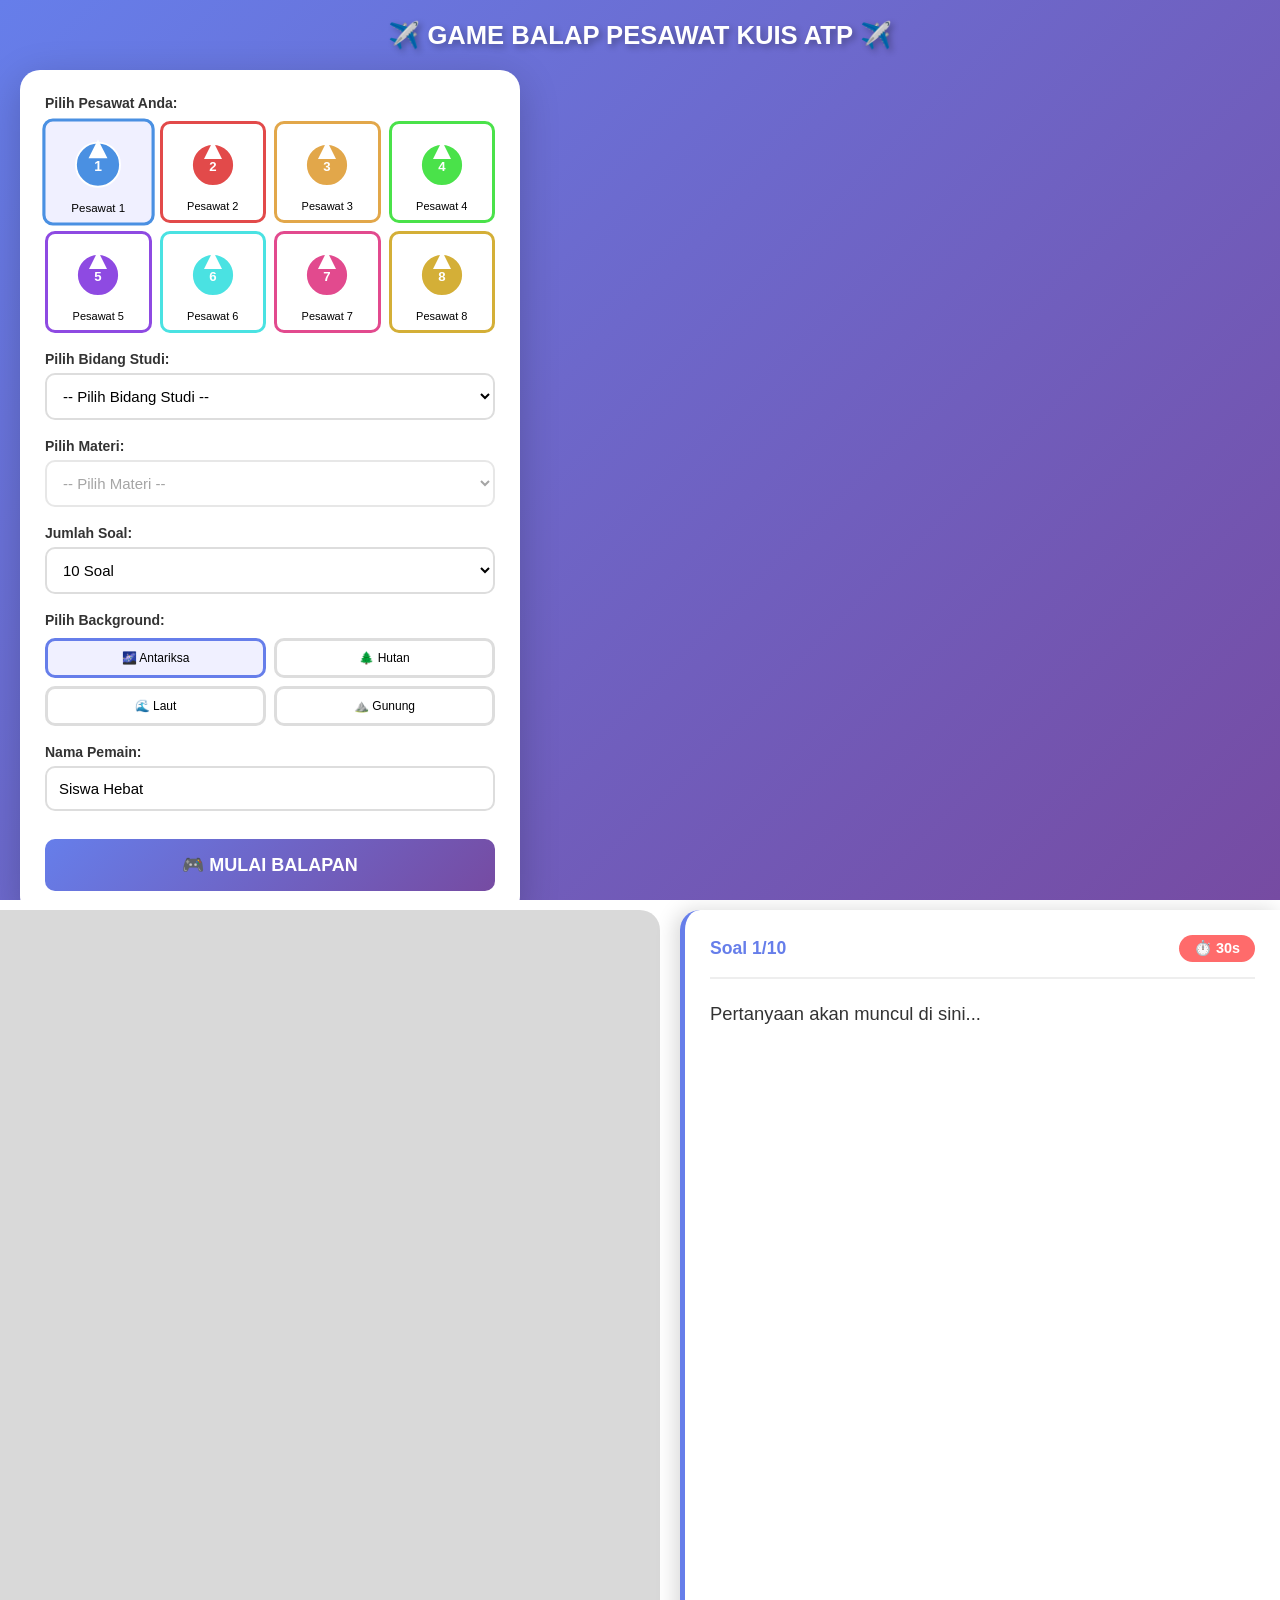
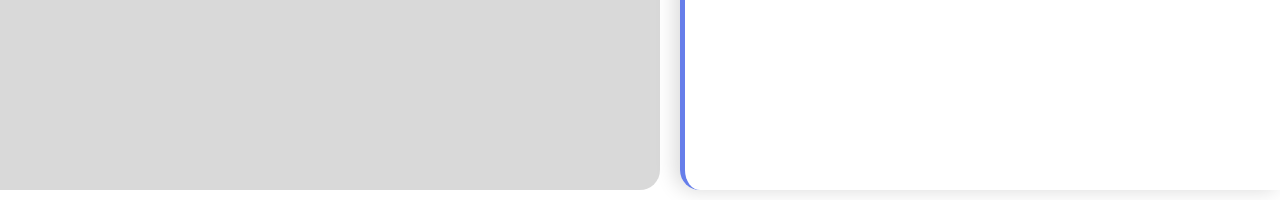
<file: pages/game-pembelajaran.html>
<!DOCTYPE html>
<html lang="id">
<head>
    <meta charset="UTF-8">
    <meta name="viewport" content="width=device-width, initial-scale=1.0, maximum-scale=1.0, user-scalable=no">
    <title>Game Balap Pesawat Kuis ATP</title>
    <link rel="stylesheet" href="../css/style-game.css">
</head>
<body>
    <!-- Menu Screen -->
    <div class="screen menu-screen active" id="menuScreen">
        <h1 class="game-title">✈️ GAME BALAP PESAWAT KUIS ATP ✈️</h1>
        
        <div class="menu-card">
            <div class="form-group">
                <label>Pilih Pesawat Anda:</label>
                <div class="plane-selection" id="planeSelection"></div>
            </div>

            <div class="form-group">
                <label>Pilih Bidang Studi:</label>
                <select id="subjectSelect" onchange="updateTopics()">
                    <option value="">-- Pilih Bidang Studi --</option>
                    <option value="Matematika">Matematika</option>
                    <option value="Fisika">Fisika</option>
                    <option value="Ekonomi">Ekonomi</option>
                    <option value="Bahasa Arab">Bahasa Arab Tingkat Lanjut</option>
                    <option value="Seni Rupa">Seni Rupa</option>
                    <option value="Bahasa Inggris">Bahasa Inggris</option>
                </select>
            </div>

            <div class="form-group">
                <label>Pilih Materi:</label>
                <select id="topicSelect" disabled>
                    <option value="">-- Pilih Materi --</option>
                </select>
            </div>

            <div class="form-group">
                <label>Jumlah Soal:</label>
                <select id="questionCount">
                    <option value="5">5 Soal</option>
                    <option value="10" selected>10 Soal</option>
                    <option value="15">15 Soal</option>
                </select>
            </div>

            <div class="form-group">
                <label>Pilih Background:</label>
                <div class="bg-selection" id="bgSelection">
                    <div class="bg-option selected" data-bg="space">🌌 Antariksa</div>
                    <div class="bg-option" data-bg="forest">🌲 Hutan</div>
                    <div class="bg-option" data-bg="ocean">🌊 Laut</div>
                    <div class="bg-option" data-bg="mountain">⛰️ Gunung</div>
                </div>
            </div>

            <div class="form-group">
                <label>Nama Pemain:</label>
                <input type="text" id="playerName" placeholder="Masukkan nama Anda" value="Siswa Hebat">
            </div>

            <button class="btn btn-primary" id="startBtn">🎮 MULAI BALAPAN</button>
        </div>
    </div>

    <!-- Game Screen -->
    <div class="screen game-screen" id="gameScreen">
        <!-- Screen 1: Racing Circuit -->
        <div class="screen-1 race-container" id="raceContainer">
            <div class="game-background" id="gameBackground"></div>
            <div class="race-track" id="raceTrack"></div>
        </div>

        <!-- Screen 2: Quiz Container -->
        <div class="screen-2 quiz-container" id="quizContainer">
            <div class="question-header">
                <span class="question-number" id="questionNumber">Soal 1/10</span>
                <span class="timer" id="timer">⏱️ 30s</span>
            </div>
            <div class="question-text" id="questionText">Pertanyaan akan muncul di sini...</div>
            <div class="answer-options" id="answerOptions"></div>
        </div>
    </div>

    <!-- Results Screen -->
    <div class="screen results-screen" id="resultsScreen">
        <div class="results-card">
            <div class="trophy" id="trophy">🏆</div>
            <div class="winner-text" id="winnerText">Selamat!</div>
            <div class="score-details" id="scoreDetails"></div>
            <button class="btn btn-primary" id="backBtn"> Main Lagi</button>
        </div>
    </div>

    <script src="../js/script-game.js"></script>
</body>
</html>
</file>
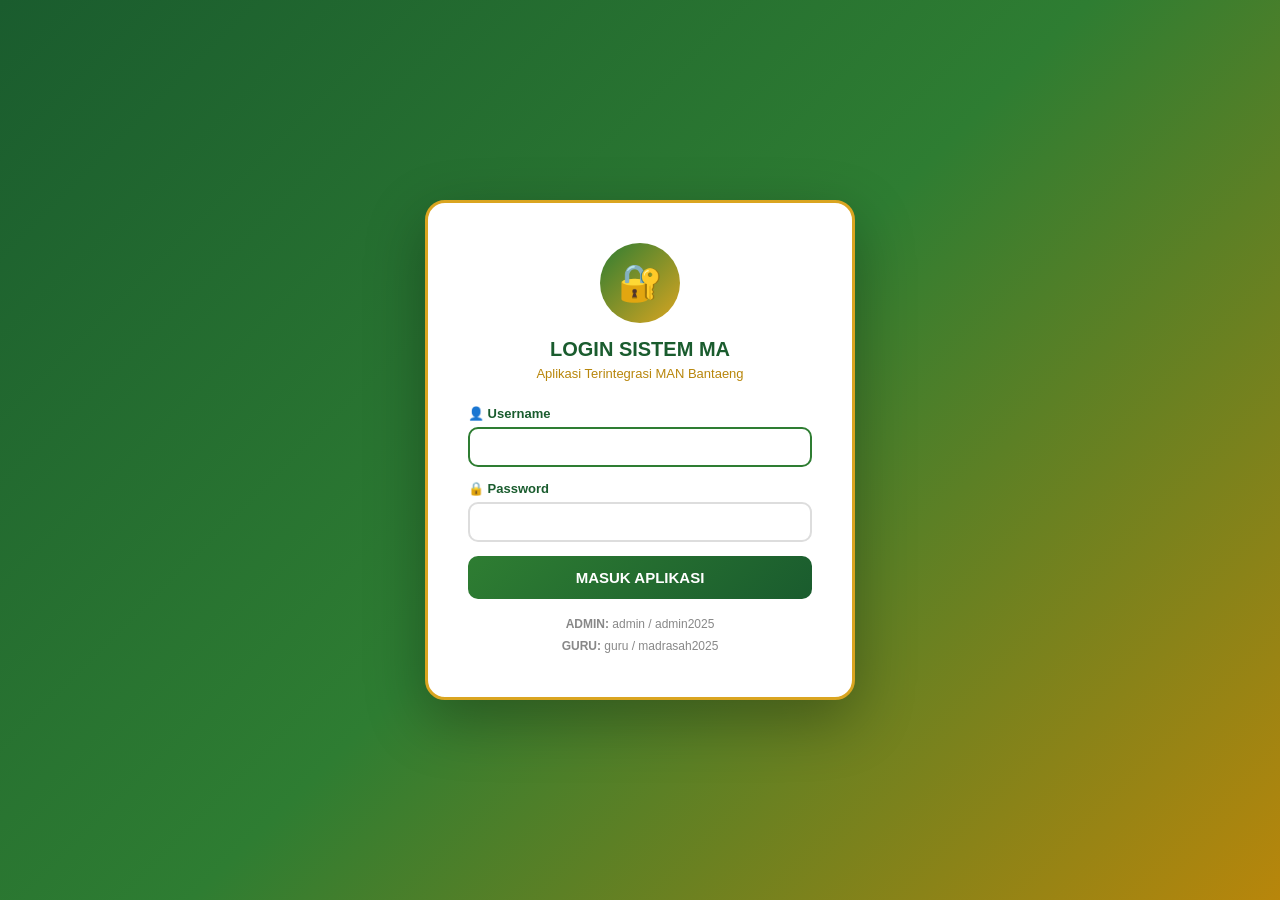
<file: pages/login.html>
<!DOCTYPE html>
<html lang="id">
<head>
<meta charset="UTF-8">
<title>Login - Aplikasi MA</title>
<meta name="viewport" content="width=device-width, initial-scale=1.0">
<link rel="stylesheet" href="../css/style.css">
<script src="../js/auth.js"></script>
<style>
*{margin:0;padding:0;box-sizing:border-box;font-family:'Segoe UI',Tahoma,sans-serif}
:root{--g1:#1a5c2e;--g2:#2e7d32;--e1:#b8860b;--e2:#daa520;--gp:#e8f5e9;--ep:#fff8e1}
body{min-height:100vh;display:flex;align-items:center;justify-content:center;padding:20px;
     background:linear-gradient(135deg,var(--g1),var(--g2),var(--e1))}
.box{background:#fff;border-radius:20px;padding:40px;width:100%;max-width:430px;
     box-shadow:0 20px 60px rgba(0,0,0,.3);border:3px solid var(--e2)}
.icon{width:80px;height:80px;background:linear-gradient(135deg,var(--g2),var(--e2));
      border-radius:50%;display:flex;align-items:center;justify-content:center;
      margin:0 auto 15px;font-size:36px}
h1{text-align:center;color:var(--g1);font-size:20px;margin-bottom:5px}
.sub{text-align:center;color:var(--e1);font-size:13px;margin-bottom:25px}
.fg{margin-bottom:14px}
.fg label{display:block;margin-bottom:6px;color:var(--g1);font-weight:600;font-size:13px}
.fg input{width:100%;padding:10px 14px;border:2px solid #ddd;border-radius:10px;font-size:14px}
.btn{width:100%;padding:13px;border:none;border-radius:10px;font-size:15px;font-weight:700;
     cursor:pointer;background:linear-gradient(135deg,var(--g2),var(--g1));color:#fff}
.err{color:#d32f2f;font-size:13px;text-align:center;margin-top:10px;display:none}
.hint{text-align:center;margin-top:15px;font-size:12px;color:#888;line-height:1.8}
</style>
</head>
<body>
<div class="box">
  <div class="icon">🔐</div>
  <h1>LOGIN SISTEM MA</h1>
  <p class="sub">Aplikasi Terintegrasi MAN Bantaeng</p>

  <div class="fg"><label>👤 Username</label><input id="inpUser" autofocus></div>
  <div class="fg"><label>🔒 Password</label><input id="inpPass" type="password"></div>
  <button class="btn" onclick="doLogin()">MASUK APLIKASI</button>

  <p class="err" id="loginErr">Username atau password salah!</p>
  <div class="hint">
    <b>ADMIN:</b> admin / admin2025<br>
    <b>GURU:</b> guru / madrasah2025
  </div>
</div>

<script>
// Kalau sudah login, langsung lempar ke dashboard
if (Auth.getUser()) window.location.href = 'index.html';

function doLogin() {
  const u = document.getElementById('inpUser').value.trim();
  const p = document.getElementById('inpPass').value;
  const errEl = document.getElementById('loginErr');
  errEl.style.display = 'none';

  const user = Auth.tryLogin(u, p);
  if (!user) { errEl.style.display = 'block'; return; }

  Auth.setUser(user);

  // Kembali ke halaman yang tadi diminta (kalau ada ?next=...)
  const params = new URLSearchParams(window.location.search);
  const next = params.get('next') || 'index.html';
  window.location.href = next;
}

document.getElementById('inpPass').addEventListener('keypress', e => {
  if (e.key === 'Enter') doLogin();
});
</script>
</body>
</html>
</file>
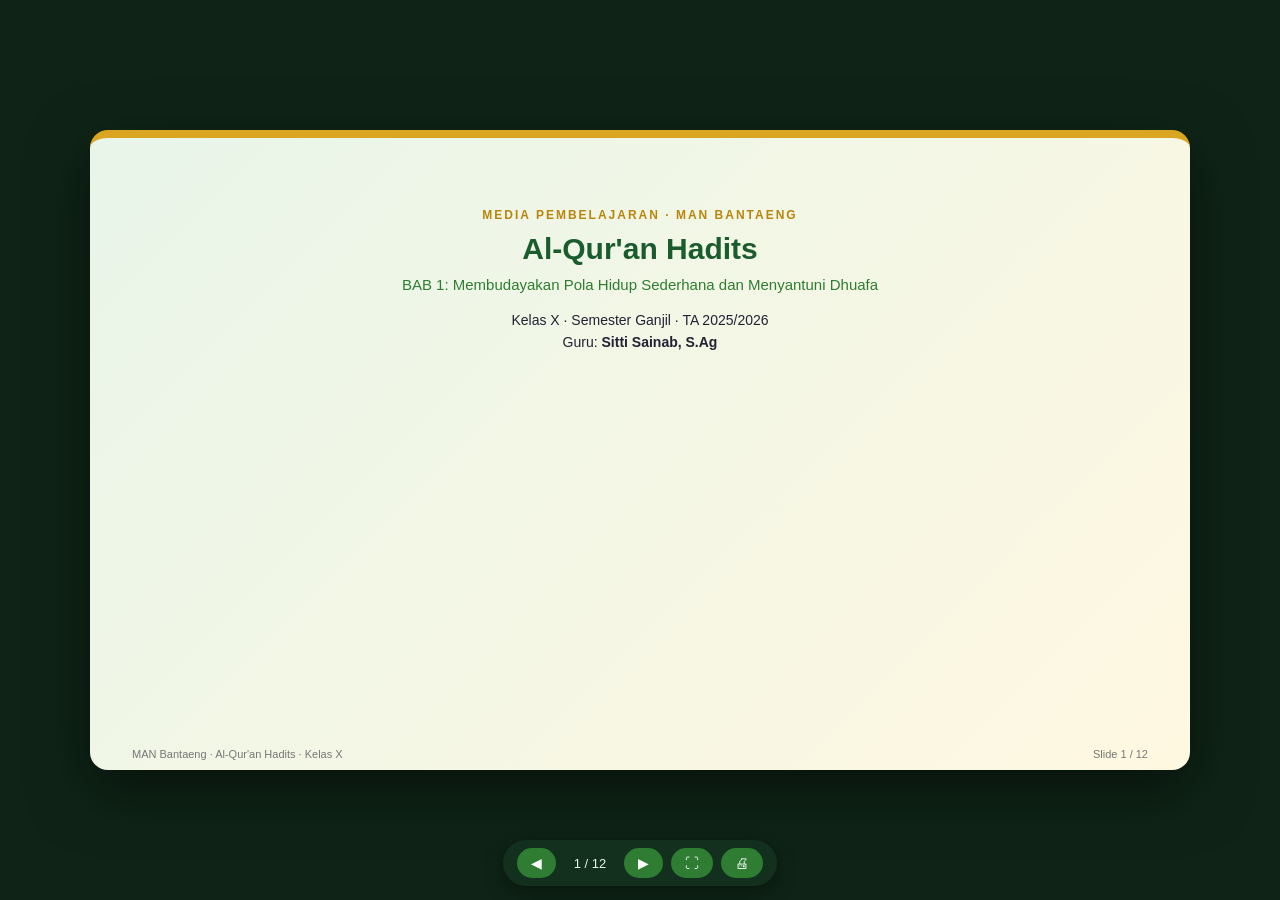
<file: pages/materi-ppt.html>
<!DOCTYPE html>
<html lang="id">
<head>
<meta charset="UTF-8">
<meta name="viewport" content="width=device-width, initial-scale=1.0">
<meta http-equiv="Cache-Control" content="no-cache, no-store, must-revalidate">
<title>PPT Materi - Al-Qur'an Hadits | MAN Bantaeng</title>
<style>
*{margin:0;padding:0;box-sizing:border-box;font-family:'Segoe UI',Tahoma,sans-serif}
body{background:#0f2417;min-height:100vh;display:flex;align-items:center;justify-content:center;overflow:hidden}
.slide{width:min(96vw,1100px);height:min(88vh,640px);background:linear-gradient(135deg,#e8f5e9,#fff8e1);border-radius:18px;box-shadow:0 20px 60px rgba(0,0,0,.5);padding:34px 42px;overflow:auto;position:relative;border-top:8px solid #daa520}
.kick{color:#b8860b;font-weight:700;letter-spacing:2px;font-size:12px;text-transform:uppercase}
h1{color:#1a5c2e;font-size:30px;margin:10px 0}
h2{color:#1a5c2e;font-size:23px;margin-bottom:12px;border-left:6px solid #daa520;padding-left:12px}
h3{color:#1a5c2e;font-size:15px;margin:8px 0 6px}
.sub{color:#2e7d32;font-size:15px}
p,li{color:#223;font-size:14px;line-height:1.6}
ul{margin:6px 0 6px 20px}
ol{margin:6px 0 6px 20px}
.box{background:#fff;border:1px solid #cfd8cf;border-left:5px solid #2e7d32;border-radius:12px;padding:12px 14px;margin-bottom:10px}
.box.gold{border-left-color:#daa520}
.box.blue{border-left-color:#1565c0}
.ayat{background:#f0faf0;border:1px solid #a5d6a7;border-radius:10px;padding:12px 16px;margin:8px 0;font-style:italic;color:#1b5e20;text-align:center;font-size:15px}
.tag{display:inline-block;background:#2e7d32;color:#fff;border-radius:20px;padding:3px 12px;font-size:12px;margin:2px}
.tag.g{background:#daa520}.tag.b{background:#1565c0}
.center{text-align:center}
.big{font-size:17px;margin:14px 0}
.foot{position:absolute;bottom:10px;left:42px;right:42px;display:flex;justify-content:space-between;color:#777;font-size:11px}
.ctrl{position:fixed;bottom:14px;left:50%;transform:translateX(-50%);display:flex;gap:8px;align-items:center;background:#12301d;padding:8px 14px;border-radius:30px;box-shadow:0 6px 20px rgba(0,0,0,.4)}
.ctrl button{background:#2e7d32;color:#fff;border:none;border-radius:20px;padding:7px 14px;cursor:pointer;font-size:14px}
.ctrl button:hover{background:#4caf50}
#ctr{color:#e8f5e9;font-size:13px;min-width:52px;text-align:center}
.grid2{display:grid;grid-template-columns:1fr 1fr;gap:10px}
@media(max-width:700px){.grid2{grid-template-columns:1fr}}
@media print{body{background:#fff;overflow:visible}.ctrl{display:none}.slide{box-shadow:none;height:auto;page-break-after:always}}
</style>
</head>
<body>
<div id="deck"><div class="slide"><div class="center big">⏳ Memuat…</div></div></div>
<div class="ctrl">
<button onclick="go(-1)">◀</button><span id="ctr"></span><button onclick="go(1)">▶</button>
<button onclick="fs()">⛶</button><button onclick="window.print()">🖨</button>
</div>
<script>
var DATA={
mapel:"Al-Qur'an Hadits",
kelas:"X",
semester:"Ganjil",
tahun:"2025/2026",
guru:"Sitti Sainab, S.Ag",
kepala:"Muhammad Arif Pither, S.Ag., M.M",
bab:"BAB 1: Membudayakan Pola Hidup Sederhana dan Menyantuni Dhuafa",
kataKunci:"Pola Hidup Sederhana",
tp:[
"Murid mampu menunjukkan sikap bersahaja dan seimbang dalam berkonsumsi sebagai wujud cinta Allah (QS al-Furqan: 67)",
"Murid dapat mengembangkan rasa syukur atas kecukupan yang dimiliki tanpa harus berlebih-lebihan",
"Murid mampu menganalisis bahaya kesombongan melalui refleksi kisah Qarun (QS al-Qashash: 79-82)",
"Murid mampu merumuskan hakikat kebajikan yang mencakup aspek sosial dan spiritual (QS al-Baqarah: 177)"
],
materi:[
{judul:"Materi 1 · Sikap Bersahaja (QS al-Furqan: 67)",poin:["Pola hidup sederhana: tidak berlebihan dan tidak pelit","Keseimbangan dalam berkonsumsi sebagai wujud cinta kepada Allah","Hadis Abdullah bin Amr tentang seni keseimbangan hidup","Dampak positif hidup sederhana bagi kesehatan mental dan sosial"]},
{judul:"Materi 2 · Refleksi Kisah Qarun (QS al-Qashash: 79-82)",poin:["Analisis bahaya kesombongan dan sifat tamak","Pelajaran dari kisah Qarun: harta tanpa syukur membawa kehancuran","Sikap rendah hati dalam menerima setiap karunia materi","Korelasi antara harta dan tanggung jawab sosial"]},
{judul:"Materi 3 · Hakikat Kebajikan (QS al-Baqarah: 177)",poin:["Kebajikan mencakup aspek sosial dan spiritual secara seimbang","Kepedulian terhadap yatim, miskin, dan kaum dhuafa","Empati sebagai implementasi cinta kepada sesama","Perencanaan pemberian bantuan secara kolaboratif"]},
{judul:"Materi 4 · Implementasi: Melawan Pendusta Agama (QS al-Ma'un)",poin:["Menjauhi perilaku pendusta agama dengan konsisten peduli pada yatim","Aksi nyata menyantuni dhuafa di lingkungan sekitar madrasah","Kerja kolaboratif dalam program santunan","Evaluasi dampak sosial dari aksi kepedulian"]}
]
};

var S=[],cur=0;
function build(){
S=[
/* 1 - JUDUL */
{h:'<div class="center" style="margin-top:36px"><div class="kick">Media Pembelajaran · MAN Bantaeng</div><h1>'+DATA.mapel+'</h1><div class="sub">'+DATA.bab+'</div><p style="margin-top:16px">Kelas '+DATA.kelas+' · Semester '+DATA.semester+' · TA '+DATA.tahun+'</p><p>Guru: <b>'+DATA.guru+'</b></p></div>'},

/* 2 - TUJUAN PEMBELAJARAN */
{h:'<h2>Tujuan Pembelajaran</h2><ul><li>'+DATA.tp.join('</li><li>')+'</li></ul>'},

/* 3 - MATERI 1 RINGKAS */
{h:'<h2>'+DATA.materi[0].judul+'</h2><ul><li>'+DATA.materi[0].poin.join('</li><li>')+'</li></ul>'},

/* 4 - MATERI 2 RINGKAS */
{h:'<h2>'+DATA.materi[1].judul+'</h2><ul><li>'+DATA.materi[1].poin.join('</li><li>')+'</li></ul>'},

/* 5 - MATERI 3 RINGKAS */
{h:'<h2>'+DATA.materi[2].judul+'</h2><ul><li>'+DATA.materi[2].poin.join('</li><li>')+'</li></ul>'},

/* 6 - MATERI 4 RINGKAS */
{h:'<h2>'+DATA.materi[3].judul+'</h2><ul><li>'+DATA.materi[3].poin.join('</li><li>')+'</li></ul>'},

/* 7 - PERTANYAAN PEMANTIK */
{h:'<h2>Pertanyaan Pemantik</h2><ul><li>Apa yang kamu ketahui tentang <b>'+DATA.kataKunci+'</b>?</li><li>Pernahkah kamu melihat/mengalami fenomena <b>'+DATA.kataKunci+'</b> dalam kehidupan sehari-hari?</li><li>Mengapa <b>'+DATA.kataKunci+'</b> penting bagi kehidupanmu dan lingkunganmu?</li><li>Bagaimana nilai Panca Cinta memaknai <b>'+DATA.kataKunci+'</b>?</li></ul>'},

/* 8 - PENJELASAN MATERI 1 */
{h:'<h2>📖 Penjelasan Materi 1: Sikap Bersahaja</h2>'
+'<div class="ayat">"Dan orang-orang yang apabila membelanjakan (harta), mereka tidak berlebihan, dan tidak (pula) kikir, dan adalah (pembelanjaan itu) di tengah-tengah antara yang demikian." (QS al-Furqan: 67)</div>'
+'<div class="box"><h3>🔍 Makna Ayat</h3><p>Ayat ini menggambarkan sifat <b>ibadurrahman</b> (hamba-hamba Allah Yang Maha Pengasih) yang bersikap <b>moderat</b> dalam membelanjakan harta. Kata <i>"lam yusrifu"</i> berarti tidak berlebih-lebihan, dan <i>"lam yaqturu"</i> berarti tidak kikir/pelit. Islam mengajarkan keseimbangan (<i>tawazun</i>) dalam segala aspek kehidupan.</p></div>'
+'<div class="box gold"><h3>💡 Implementasi dalam Kehidupan</h3><ul><li>Membeli sesuai kebutuhan, bukan keinginan semata</li><li>Tidak memaksakan gaya hidup di luar kemampuan</li><li>Tetap bersedekah meski dalam keterbatasan</li><li>Menghindari sifat <i>israf</i> (berlebih-lebihan) dan <i>tabdzir</i> (menghamburkan)</li></ul></div>'
+'<div class="box blue"><h3>📌 Hadis Pendukung</h3><p><i>"Makanlah, minumlah, bersedekahlah, dan berpakaianlah tanpa berlebihan dan tanpa kesombongan."</i> (HR Ahmad &amp; Nasa\'i)</p></div>'},

/* 9 - PENJELASAN MATERI 2 */
{h:'<h2>📖 Penjelasan Materi 2: Refleksi Kisah Qarun</h2>'
+'<div class="ayat">"Maka keluarlah Qarun kepada kaumnya dalam kemegahannya... Maka Kami benamkan dia bersama rumahnya ke dalam bumi." (QS al-Qashash: 79-81)</div>'
+'<div class="box"><h3>🔍 Analisis Kisah Qarun</h3><ul><li><b>Qarun</b> adalah sepupu Nabi Musa yang sangat kaya raya</li><li>Kekayaannya menjadikannya sombong dan merasa itu hasil jerih payahnya sendiri</li><li>Ia menolak nasihat untuk bersyukur dan berbagi</li><li>Akhirnya Allah menenggelamkannya beserta seluruh hartanya</li></ul></div>'
+'<div class="box gold"><h3>⚠️ Pelajaran Penting</h3><ul><li>Harta adalah <b>amanah</b>, bukan milik mutlak manusia</li><li>Kesombongan atas nikmat adalah bentuk <b>kufur nikmat</b></li><li>Kekayaan tanpa syukur = kehancuran</li><li>Setiap harta ada <b>hak orang lain</b> (zakat, sedekah, infak)</li></ul></div>'
+'<div class="box blue"><h3>🎯 Relevansi Masa Kini</h3><p>Fenomena <i>flexing</i> (pamer kekayaan) di media sosial adalah bentuk modern dari sifat Qarun. Sebagai muslim, kita diajarkan untuk <b>rendah hati</b> dan menggunakan harta di jalan Allah.</p></div>'},

/* 10 - PENJELASAN MATERI 3 */
{h:'<h2>📖 Penjelasan Materi 3: Hakikat Kebajikan</h2>'
+'<div class="ayat">"Kebajikan itu bukanlah kamu menghadapkan wajahmu ke timur dan ke barat, tetapi kebajikan itu ialah beriman kepada Allah, hari akhir, malaikat, kitab-kitab, dan nabi-nabi; memberikan harta yang dicintainya kepada kerabat, anak yatim, orang miskin, musafir, dan orang yang meminta-minta..." (QS al-Baqarah: 177)</div>'
+'<div class="grid2"><div class="box"><h3>🕌 Dimensi Spiritual (Hablum Minallah)</h3><ul><li>Iman kepada Allah dan hari akhir</li><li>Iman kepada malaikat, kitab, dan nabi</li><li>Mendirikan shalat</li><li>Menunaikan zakat</li></ul></div>'
+'<div class="box gold"><h3>🤝 Dimensi Sosial (Hablum Minannas)</h3><ul><li>Memberikan harta kepada kerabat</li><li>Menyantuni anak yatim dan orang miskin</li><li>Membantu musafir (ibnu sabil)</li><li>Menepati janji dan sabar</li></ul></div></div>'
+'<div class="box blue"><h3>💎 Kesimpulan</h3><p>Kebajikan sejati adalah <b>keseimbangan</b> antara hubungan vertikal dengan Allah dan hubungan horizontal dengan sesama manusia. Ibadah ritual tanpa kepedulian sosial adalah ibadah yang <b>tidak sempurna</b>.</p></div>'},

/* 11 - PENJELASAN MATERI 4 */
{h:'<h2>📖 Penjelasan Materi 4: Melawan Pendusta Agama</h2>'
+'<div class="ayat">"Tahukah kamu (orang) yang mendustakan agama? Itulah orang yang menghardik anak yatim, dan tidak menganjurkan memberi makan orang miskin." (QS al-Ma\'un: 1-3)</div>'
+'<div class="box"><h3>🔍 Ciri-Ciri Pendusta Agama</h3><ul><li><b>Menghardik anak yatim</b> — berlaku kasar dan tidak peduli</li><li><b>Tidak menganjurkan memberi makan orang miskin</b> — bersifat individualis</li><li><b>Lalai dalam shalatnya</b> — shalat tanpa kekhusyukan</li><li><b>Bermuka dua (riya\')</b> — beramal untuk dipuji manusia</li><li><b>Enggan menolong</b> — menahan barang yang berguna bagi orang lain</li></ul></div>'
+'<div class="box gold"><h3>✅ Aksi Nyata sebagai Muslim</h3><ul><li>Menyisihkan uang jajan untuk sedekah rutin</li><li>Mengunjungi dan membantu panti asuhan</li><li>Membuat program "Jumat Berkah" di madrasah</li><li>Menggalang dana untuk korban bencana</li><li>Menjadi relawan di kegiatan sosial masyarakat</li></ul></div>'
+'<div class="box blue"><h3>🤲 Doa & Refleksi</h3><p><i>"Ya Allah, jadikanlah kami hamba-Mu yang peduli, yang tidak menghardik anak yatim, yang selalu memberi makan orang miskin, dan yang ikhlas dalam beribadah. Aamiin."</i></p></div>'},

/* 12 - RANGKUMAN & PENUTUP */
{h:'<h2>Rangkuman Bab 1</h2>'
+'<div class="box"><h3>📋 Kesimpulan Utama</h3><ul>'
+'<li><b>Sikap Bersahaja:</b> Keseimbangan antara berlebih-lebihan dan kekikiran (QS al-Furqan: 67)</li>'
+'<li><b>Kisah Qarun:</b> Harta tanpa syukur membawa kehancuran (QS al-Qashash: 79-82)</li>'
+'<li><b>Hakikat Kebajikan:</b> Keseimbangan ibadah dan kepedulian sosial (QS al-Baqarah: 177)</li>'
+'<li><b>Melawan Pendusta Agama:</b> Aksi nyata peduli yatim dan dhuafa (QS al-Ma\'un)</li>'
+'</ul></div>'
+'<div class="box gold"><h3>🌟 Nilai Panca Cinta yang Terintegrasi</h3><p><span class="tag">Cinta Allah & Rasul</span> <span class="tag">Cinta Diri & Sesama</span> <span class="tag g">Cinta Ilmu</span> <span class="tag b">Cinta Lingkungan</span></p></div>'
+'<div class="center" style="margin-top:20px"><div class="kick">Terima Kasih</div><h1>Wassalamu\'alaikum Wr. Wb.</h1><p style="margin-top:10px;font-size:13px">Belajar dengan <span class="tag">Mindful</span> <span class="tag g">Meaningful</span> <span class="tag b">Joyful</span></p>'
+'<p style="margin-top:16px;font-size:12px;color:#555">Mengetahui, Kepala Madrasah: <b>'+DATA.kepala+'</b><br>Guru Mata Pelajaran: <b>'+DATA.guru+'</b></p></div></div>'}
];
}

function render(){
var deck=document.getElementById('deck');
var s=S[cur];
if(!s){deck.innerHTML='<div class="slide"><div class="center big">⚠️ Slide tidak tersedia</div></div>';return;}
deck.innerHTML='<div class="slide">'+s.h+'<div class="foot"><span>MAN Bantaeng · '+DATA.mapel+' · Kelas '+DATA.kelas+'</span><span>Slide '+(cur+1)+' / '+S.length+'</span></div></div>';
document.getElementById('ctr').textContent=(cur+1)+' / '+S.length;
}
function go(d){if(!S.length)return;cur=Math.max(0,Math.min(S.length-1,cur+d));render();}
function fs(){try{if(!document.fullscreenElement)document.documentElement.requestFullscreen();else document.exitFullscreen();}catch(e){}}
document.addEventListener('keydown',function(e){
if(e.key==='ArrowRight'||e.key===' ')go(1);
if(e.key==='ArrowLeft')go(-1);
if(e.key==='Home'){cur=0;render();}
if(e.key==='End'){cur=S.length-1;render();}
});

try{build();cur=0;render();}catch(err){
document.getElementById('deck').innerHTML='<div class="slide"><div class="center big">⚠️ Terjadi kesalahan: '+err.message+'</div></div>';
}
</script>
</body>
</html>
</file>
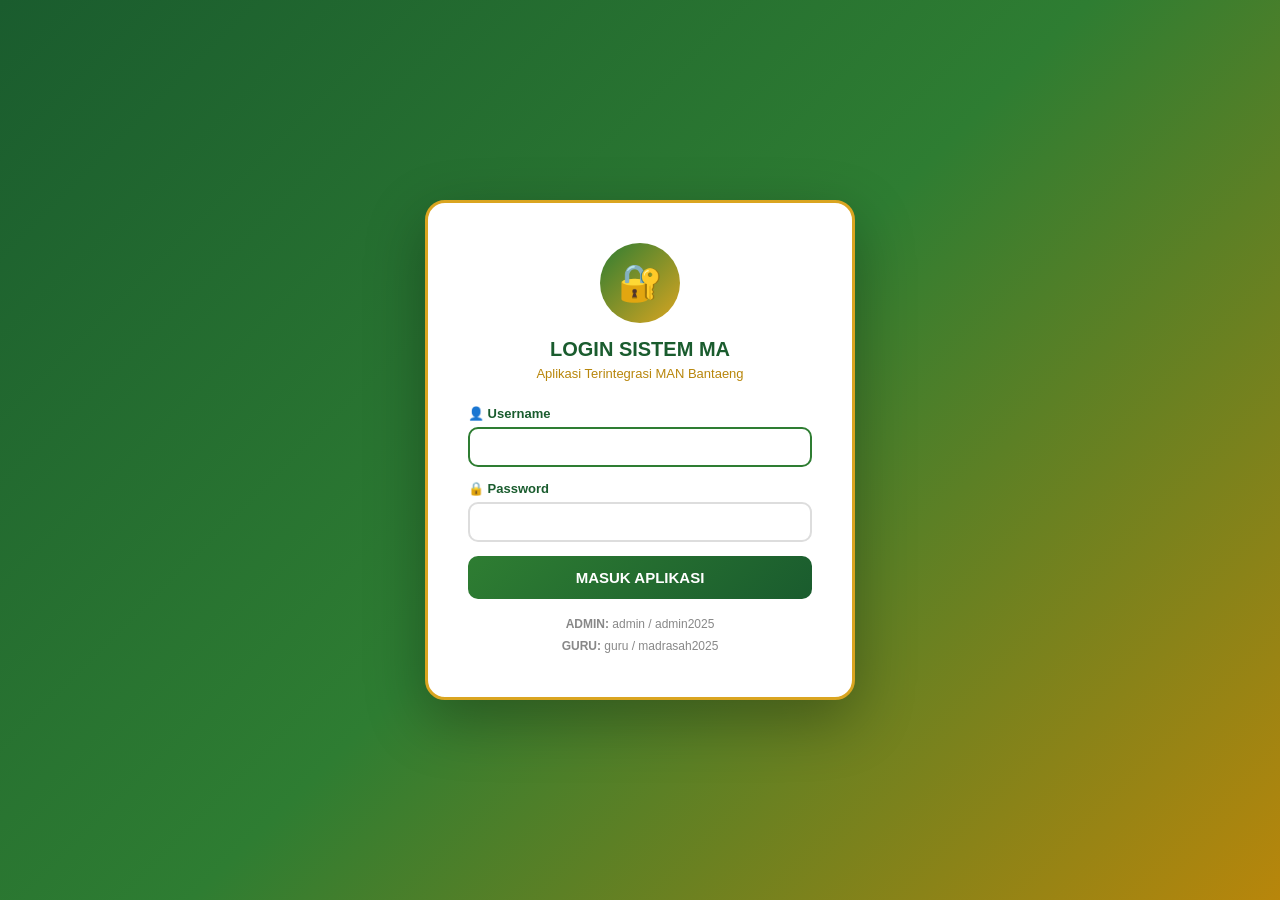
<file: pages/worksheet.html>
<!DOCTYPE html>
<html lang="id">
<head>
<meta charset="UTF-8"/>
<meta name="viewport" content="width=device-width, initial-scale=1.0"/>
<title>Worksheet Builder — MAN Bantaeng</title>
<link rel="stylesheet" href="../css/style.css"/>
<script src="../js/auth.js"></script>
<style>
*{box-sizing:border-box}
body{margin:0;font-family:system-ui,"Segoe UI",Arial,sans-serif;background:linear-gradient(160deg,#f0f7f4,#e8eef7);color:#1e293b;min-height:100vh}
.appbar{background:linear-gradient(135deg,#064e3b,#047857);color:#fff;padding:14px 22px;display:flex;align-items:center;justify-content:space-between;flex-wrap:wrap;gap:10px;position:sticky;top:0;z-index:20}
.appbar h1{font-size:18px;margin:0}
.appbar .hdr-right{display:flex;gap:8px;align-items:center}
.appbar .hdr-right small{font-size:12px;opacity:.9;margin-right:8px}
.appbar .hdr-right button{background:#daa520;color:#1a5c2e;border:none;padding:7px 14px;border-radius:8px;cursor:pointer;font-weight:600;font-size:12px}
.appbar .hdr-right button.btn-back{background:#fff}
.steps{display:flex;gap:6px;flex-wrap:wrap;font-size:12px}
.steps span{background:rgba(255,255,255,.15);border-radius:999px;padding:4px 10px}
.wrap{display:grid;grid-template-columns:430px 1fr;gap:18px;padding:18px;align-items:start;max-width:1400px;margin:0 auto}
@media(max-width:1000px){.wrap{grid-template-columns:1fr}}
.card{background:#fff;border-radius:14px;box-shadow:0 3px 12px rgba(15,50,40,.08);padding:16px;margin-bottom:16px;border-top:4px solid var(--c,#047857)}
.card h2{font-size:15px;margin:0 0 4px;display:flex;align-items:center;gap:8px}
.card .badge{width:26px;height:26px;border-radius:50%;background:var(--c,#047857);color:#fff;display:inline-flex;align-items:center;justify-content:center;font-size:14px;flex-shrink:0}
.card .hint{font-size:12px;color:#64748b;margin:2px 0 8px}
label{font-size:12px;font-weight:600;color:#475569;display:block;margin:10px 0 4px}
select,input[type=text],textarea{width:100%;padding:9px;border:1px solid #cbd5e1;border-radius:8px;font-size:14px;font-family:inherit;background:#fff}
textarea{resize:vertical}
.tpbox{background:#f0fdf4;border:1px solid #bbf7d0;border-radius:8px;padding:10px;font-size:13px;margin-top:8px;line-height:1.5}
.tpbox b.kbc{color:#b91c1c}
.right{position:sticky;top:76px}
.promptbox{width:100%;min-height:230px;font-size:13px;line-height:1.5;background:#fffbeb;border:1px solid #fcd34d;border-radius:10px;padding:12px;font-family:Consolas,monospace}
.promptbox.kunci{background:#eff6ff;border-color:#93c5fd}
.subhead{font-weight:700;font-size:13px;margin:16px 0 6px;display:flex;align-items:center;gap:6px}
.btnrow{display:flex;gap:10px;flex-wrap:wrap;margin-top:8px}
.btn{border:0;border-radius:10px;padding:11px 16px;font-weight:700;cursor:pointer;font-size:14px;display:inline-flex;align-items:center;gap:8px}
.btn-copy{background:#d97706;color:#fff;flex:1;justify-content:center}
.btn-copy.blue{background:#2563eb}
.btn-gpt{background:#10a37f;color:#fff;width:100%;justify-content:center;font-size:16px;padding:14px}
.btn-gpt:hover{background:#0d8a6c}
.count{font-size:12px;color:#64748b;margin-top:4px;text-align:right}
#toast{position:fixed;bottom:24px;left:50%;transform:translateX(-50%);background:#064e3b;color:#fff;padding:12px 22px;border-radius:999px;font-size:14px;opacity:0;transition:.3s;pointer-events:none;z-index:99;box-shadow:0 4px 14px rgba(0,0,0,.25)}
#toast.show{opacity:1}
.linknote{font-size:12px;color:#64748b;margin-top:8px}
.linknote a{color:#047857;font-weight:600;cursor:pointer}
</style>
</head>
<body>

<div class="appbar">
  <div>
    <h1>🧩 Worksheet Builder — Students Worksheet F4</h1>
    <small id="whoAmI"></small>
  </div>
  <div class="hdr-right">
    <button class="btn-back" onclick="location.href='index.html'">← Dashboard</button>
    <button onclick="Auth.logout()">Keluar</button>
  </div>
</div>

<div class="wrap">
<div>
  <div class="card" style="--c:#2563eb">
    <h2><span class="badge">1</span> Panel Bidang Studi</h2>
    <div class="hint">Pilih mata pelajaran — daftar TP otomatis dimuat dari file ATP. Bahasa Inggris → worksheet berbahasa Inggris; Bahasa Arab → berbahasa Arab.</div>
    <select id="selMapel"></select>
  </div>

  <div class="card" style="--c:#7c3aed">
    <h2><span class="badge">2</span> Panel Pilihan TP (dari ATP)</h2>
    <div class="hint">Pilih bab, lalu pilih satu Tujuan Pembelajaran yang terintegrasi KBC.</div>
    <label>Bab / Unit / Materi Pokok</label>
    <select id="selBab"></select>
    <label>Tujuan Pembelajaran (TP)</label>
    <select id="selTP"></select>
    <div class="tpbox" id="tpDetail"></div>
  </div>

  <div class="card" style="--c:#16a34a">
    <h2><span class="badge">3</span> Panel Materi Pembelajaran</h2>
    <div class="hint">Judul dan isi konten dapat diedit bebas.</div>
    <label>Judul Students Worksheet</label>
    <input type="text" id="fJudul">
    <label>1. Warming Up Activity</label>
    <textarea id="fS1" rows="2"></textarea>
    <label>2. Kegiatan Inti & Pemahaman Konsep</label>
    <textarea id="fS2" rows="2"></textarea>
    <label>3. Kegiatan Aplikasi & Menganalisis</label>
    <textarea id="fS3" rows="2"></textarea>
    <label>4. Kegiatan Refleksi & Menyimpulkan</label>
    <textarea id="fS4" rows="2"></textarea>
    <label>Sentuhan Warna pada desain</label>
    <input type="text" id="fWarna" list="warnaList" value="hijau emerald dan emas (nuansa Kurikulum Berbasis Cinta)">
    <datalist id="warnaList">
      <option value="hijau emerald dan emas (nuansa Kurikulum Berbasis Cinta)">
      <option value="biru laut dan putih"><option value="ungu lavender dan krem">
      <option value="oranye hangat dan kuning"><option value="tosca dan putih">
      <option value="merah marun dan emas"><option value="pastel warna-warni ceria">
    </datalist>
    <label>Prepared by (nama guru)</label>
    <input type="text" id="fPrepared" placeholder="Nama Anda, S.Pd.">
  </div>
</div>

<div class="right">
  <div class="card" style="--c:#d97706">
    <h2><span class="badge">4</span> Salin Prompt (2 Halaman Terpisah)</h2>
    <div class="hint">Halaman 1 = Student Worksheet, Halaman 2 = Kunci Jawaban. Salin masing-masing lalu tempel ke GPT (disarankan pada chat yang sama) agar menghasilkan 2 gambar terpisah.</div>

    <div class="subhead">📄 Halaman 1 — Student Worksheet</div>
    <textarea id="promptWS" class="promptbox" readonly></textarea>
    <div class="count" id="countWS"></div>
    <div class="btnrow"><button class="btn btn-copy" id="btnCopyWS">📋 Salin Prompt Halaman 1</button></div>

    <div class="subhead" style="margin-top:20px">🔑 Halaman 2 — Kunci Jawaban</div>
    <textarea id="promptKunci" class="promptbox kunci" readonly></textarea>
    <div class="count" id="countKunci"></div>
    <div class="btnrow"><button class="btn btn-copy blue" id="btnCopyKunci">📋 Salin Prompt Halaman 2</button></div>
  </div>

  <div class="card" style="--c:#10a37f">
    <h2><span class="badge">5</span> Panel Link GPT</h2>
    <div class="hint">Tempel prompt Halaman 1, kirim, lalu tempel prompt Halaman 2 pada chat yang sama.</div>
    <label>Alamat GPT (bisa diganti dengan link GPT custom Anda)</label>
    <input type="text" id="gptLink" value="https://chatgpt.com/">
    <div class="btnrow"><button class="btn btn-gpt" id="btnGPT">🚀 Buka GPT Sekarang</button></div>
    <div class="linknote">Contoh lain: <a data-link="https://chatgpt.com/">chatgpt.com</a> • <a data-link="https://gemini.google.com/">gemini.google.com</a> • <a data-link="https://claude.ai/">claude.ai</a></div>
  </div>
</div>
</div>

<div id="toast"></div>

<script>
Auth.requireLogin();
const user = Auth.getUser();
if (user) {
  document.getElementById('whoAmI').textContent =
    `${user.role.toUpperCase()} • ${user.nama || user.username}`;
}

/* ================= DATABASE ATP ================= */
const ATP={
kimia:{label:"Kimia — Kelas XI (Fase F)",bab:[
 {nama:"IKATAN KIMIA (Ganjil)",kbc:"Cinta Allah & Rasul-Nya • Cinta Ilmu • Cinta Diri & Sesama • Cinta Tanah Air • Cinta Lingkungan",items:[
  {k:"Dasar Ikatan",jp:"3 JP",t:"Murid dapat mengembangkan rasa syukur atas aturan Allah yang menciptakan kestabilan alam melalui konfigurasi elektron. Murid mampu menjelaskan kecenderungan atom mencapai kestabilan."},
  {k:"Ikatan Ion",jp:"3 JP",t:"Murid mampu menunjukkan sikap teliti dalam menggambarkan proses serah terima elektron. Murid dapat menganalisis sifat fisik senyawa ion dalam kehidupan."},
  {k:"Ikatan Kovalen",jp:"3 JP",t:"Murid bersikap ikhlas dalam berkolaborasi memahami pemakaian elektron bersama. Murid mampu membedakan kovalen tunggal, rangkap, dan koordinasi."},
  {k:"Ikatan Logam",jp:"3 JP",t:"Murid mampu mengapresiasi jasa pahlawan yang memanfaatkan logam dalam perjuangan bangsa (Nasionalisme). Murid menjelaskan teori lautan elektron pada logam."},
  {k:"Bentuk Molekul",jp:"3 JP",t:"Murid mampu menunjukkan kreativitas dalam merancang model geometri molekul. Murid dapat memprediksi bentuk molekul menggunakan teori VSEPR."},
  {k:"Ikatan Antarmolekul",jp:"3 JP",t:"Murid mampu menunjukkan empati terhadap isu ketersediaan air bersih (Ikatan Hidrogen). Murid menjelaskan pengaruh gaya antarmolekul terhadap titik didih."}]},
 {nama:"TERMOKIMIA (Ganjil)",kbc:"Cinta Allah & Rasul-Nya • Cinta Ilmu • Cinta Lingkungan",items:[
  {k:"Hk. Kekekalan Energi",jp:"3 JP",t:"Murid mampu mengembangkan rasa syukur kepada Allah atas ketersediaan energi di alam semesta. Murid dapat menjelaskan bunyi Hukum Kekekalan Energi dan contoh konversinya."},
  {k:"Sistem & Lingkungan",jp:"3 JP",t:"Murid bersikap teliti dalam mengidentifikasi batas antara sistem dan lingkungan. Murid dapat membedakan sistem terbuka, tertutup, dan terisolasi dengan contoh nyata."},
  {k:"Eksoterm & Endoterm",jp:"3 JP",t:"Murid mampu menunjukkan kepekaan rasa (mindful) terhadap perubahan suhu di sekitarnya. Murid dapat membedakan reaksi eksoterm dan endoterm berdasarkan diagram tingkat energi."},
  {k:"Kalorimetri",jp:"3 JP",t:"Murid bersikap jujur dan disiplin dalam mencatat data percobaan laboratorium. Murid dapat menghitung kalor reaksi menggunakan prinsip kalorimetri sederhana (q = mcΔT)."},
  {k:"Entalpi",jp:"3 JP",t:"Murid mampu memahami konsep entalpi sebagai fungsi keadaan. Murid dapat membedakan konsep kalor (q) dan perubahan entalpi (ΔH) pada tekanan tetap."},
  {k:"Persamaan Termokimia",jp:"3 JP",t:"Murid bersikap cermat dalam menuliskan fase zat dan nilai ΔH. Murid dapat menyusun persamaan termokimia reaksi pembentukan, penguraian, dan pembakaran."},
  {k:"Entalpi Standar",jp:"3 JP",t:"Murid dapat menghitung ΔH reaksi berdasarkan data entalpi pembentukan standar (ΔH°f). Murid memahami pentingnya standar keadaan (STP) dalam pengukuran ilmiah."},
  {k:"Hukum Hess",jp:"3 JP",t:"Murid mampu berpikir kritis dalam menyusun siklus reaksi kimia seperti menyusun puzzle. Murid dapat menghitung ΔH reaksi menggunakan aturan penjumlahan Hukum Hess."},
  {k:"Energi Ikatan",jp:"3 JP",t:"Murid mampu menganalisis kekuatan ikatan antar atom. Murid dapat menghitung ΔH reaksi berdasarkan data energi ikatan rata-rata."}]},
 {nama:"KINETIKA KIMIA (Genap)",kbc:"Cinta Allah & Rasul-Nya • Cinta Ilmu • Cinta Lingkungan • Gotong Royong",items:[
  {k:"Teori Tumbukan",jp:"3 JP",t:"Murid mampu menunjukkan rasa syukur atas keteraturan gerak partikel ciptaan Allah. Murid dapat menjelaskan syarat terjadinya tumbukan efektif (energi aktivasi dan orientasi)."},
  {k:"Konsep Laju Reaksi",jp:"3 JP",t:"Murid bersikap kritis dalam mengamati perubahan zat per satuan waktu. Murid dapat menghitung laju reaksi rata-rata dan laju sesaat berdasarkan data konsentrasi."},
  {k:"Persamaan & Orde Reaksi",jp:"3 JP",t:"Murid menunjukkan ketelitian dan kejujuran dalam mengolah data matematis. Murid dapat menentukan orde reaksi total dan rumus laju reaksi dari tabel data eksperimen."},
  {k:"Faktor Laju Reaksi",jp:"3 JP",t:"Murid mampu bekerja sama (kolaborasi) dalam membuktikan faktor suhu, luas permukaan, konsentrasi, dan katalis. Murid dapat menghubungkan penggunaan katalis dengan kepedulian lingkungan (efisiensi energi)."}]},
 {nama:"KESETIMBANGAN KIMIA (Genap)",kbc:"Cinta Allah & Rasul-Nya • Cinta Ilmu • Cinta Diri • Cinta Tanah Air",items:[
  {k:"Konsep Kesetimbangan",jp:"3 JP",t:"Murid mampu mengembangkan rasa syukur atas keseimbangan alam yang dinamis. Murid dapat menjelaskan perbedaan reaksi reversible dan irreversible serta ciri kesetimbangan dinamis."},
  {k:"Tetapan Kesetimbangan",jp:"3 JP",t:"Murid bersikap jujur dan teliti dalam merumuskan persamaan matematika dari data kimia. Murid dapat menuliskan rumusan tetapan kesetimbangan konsentrasi (Kc) dan tekanan (Kp)."},
  {k:"Perhitungan K",jp:"3 JP",t:"Murid menunjukkan ketekunan (Cinta Ilmu) dalam memecahkan soal hitungan yang kompleks. Murid dapat menghitung nilai Kc, Kp, dan derajat disosiasi (α) dari data mol mula-mula, bereaksi, dan setimbang."},
  {k:"Pergeseran Kesetimbangan",jp:"3 JP",t:"Murid mampu menunjukkan sikap adaptif (Cinta Diri) dalam menghadapi perubahan, mengambil hikmah dari Asas Le Chatelier. Murid dapat menganalisis arah pergeseran kesetimbangan akibat perubahan konsentrasi, suhu, volume, dan tekanan."},
  {k:"Industri",jp:"3 JP",t:"Murid mampu menumbuhkan rasa bangga (Nasionalisme) terhadap potensi industri kimia nasional. Murid dapat menjelaskan penerapan prinsip kesetimbangan pada proses pembuatan amonia (Haber-Bosch) dan asam sulfat (Kontak)."}]}
]},

matematika:{label:"Matematika — Kelas XII (Fase F)",bab:[
 {nama:"BAB 1: Transformasi Fungsi (Ganjil)",kbc:"Cinta Allah & Rasul-Nya • Cinta Sesama • Cinta Bangsa/Negara • Cinta Diri Sendiri",items:[
  {k:"Translasi & Refleksi",jp:"3 JP",j:"Transformasi Fungsi: Translasi & Refleksi",t:"Murid mampu menunjukkan sikap syukur atas keteraturan (Cinta Allah) dengan tepat menentukan bayangan titik dan fungsi hasil Translasi. Murid mampu menghargai simetri (Cinta Allah) dengan teliti menentukan bayangan titik dan fungsi hasil Refleksi terhadap garis dan sumbu."},
  {k:"Dilatasi & Rotasi",jp:"3 JP",j:"Transformasi Fungsi: Dilatasi & Rotasi",t:"Murid mampu berempati pada perubahan skala (Cinta Sesama) dengan menentukan bayangan titik dan fungsi hasil Dilatasi (perbesaran/pengecilan). Murid mampu bersikap toleran terhadap perbedaan sudut pandang (Cinta Sesama) dengan benar menentukan bayangan titik dan fungsi hasil Rotasi di titik pusat O(0,0) dan P(a,b)."},
  {k:"Kombinasi Transformasi Fungsi",jp:"3 JP",j:"Kombinasi Transformasi Fungsi",t:"Murid mampu berkolaborasi memecahkan masalah Kombinasi Translasi dan Refleksi pada fungsi (P-1). Murid mampu bernalar kritis menentukan bayangan fungsi akibat kombinasi Rotasi dan Dilatasi (P-2)."},
  {k:"Proyek Aplikasi",jp:"3 JP",j:"Proyek Aplikasi Transformasi Fungsi",t:"Murid mampu menciptakan pola (Kreativitas) motif desain berbasis Transformasi Fungsi (Cinta Bangsa/Negara). Murid mampu merefleksikan pentingnya ketelitian dan integritas (Cinta Diri Sendiri) dalam proses transformasi."}]},
 {nama:"BAB 2: Busur dan Juring Lingkaran (Ganjil)",kbc:"Cinta Diri Sendiri • Cinta Sesama • Cinta kepada Allah SWT • Cinta Lingkungan",items:[
  {k:"Busur Lingkaran",jp:"3 JP",j:"Busur Lingkaran",t:"Murid mampu menghitung panjang Busur Lingkaran berdasarkan sudut pusat (derajat dan radian) dan jari-jari. Murid mampu menunjukkan ketelitian (Cinta Diri Sendiri) dalam perhitungan yang melibatkan π."},
  {k:"Juring Lingkaran",jp:"3 JP",j:"Juring Lingkaran",t:"Murid mampu menghitung luas Juring Lingkaran dan luas Tembereng secara akurat. Murid mampu berkolaborasi (Cinta Sesama) memecahkan masalah praktis pengukuran area juring (misalnya: pembagian area taman)."},
  {k:"Hubungan Panjang Busur dan Luas Juring",jp:"3 JP",j:"Hubungan Panjang Busur dan Luas Juring",t:"Murid mampu menganalisis dan membuktikan hubungan proporsional antara panjang busur dan luas juring. Murid mampu merefleksikan keindahan keteraturan geometris (Cinta kepada Allah SWT) dalam bentuk lingkaran melalui aplikasi pengukuran lingkungan (Cinta Lingkungan)."}]},
 {nama:"BAB 3: Kombinatorik (Genap)",kbc:"Cinta Diri Sendiri • Cinta kepada Allah SWT • Cinta Sesama • Cinta Ilmu",items:[
  {k:"Aturan Pengisian Tempat",jp:"3 JP",j:"Aturan Pengisian Tempat",t:"Murid mampu menghitung banyaknya cara susunan/pemilihan menggunakan Aturan Pengisian Tempat (perkalian dan penjumlahan). Murid mampu menunjukkan ketelitian (Cinta Diri Sendiri) dalam mengidentifikasi syarat khusus pada aturan perkalian."},
  {k:"Permutasi",jp:"3 JP",j:"Permutasi",t:"Murid mampu menghitung Permutasi (linear, siklis, unsur sama) dan membedakannya secara logis (Penalaran Kritis). Murid mampu mensyukuri keteraturan formula Permutasi (Cinta kepada Allah SWT) dalam memodelkan susunan yang unik."},
  {k:"Kombinasi",jp:"3 JP",j:"Kombinasi",t:"Murid mampu menghitung Kombinasi dan membedakannya secara kritis dengan Permutasi. Murid mampu berkolaborasi (Cinta Sesama) memecahkan masalah pemilihan yang memerlukan prinsip keadilan (tanpa memandang urutan)."},
  {k:"Peluang Suatu Kejadian & Majemuk",jp:"3 JP",j:"Peluang Suatu Kejadian & Majemuk",t:"Murid mampu menghitung peluang suatu kejadian dan peluang gabungan (Saling Lepas/Tidak Saling Lepas). Murid mampu merefleksikan perlunya rasionalitas (Cinta Diri Sendiri) dalam menginterpretasikan nilai peluang."},
  {k:"Peluang Kejadian Majemuk (Bebas & Bersyarat)",jp:"3 JP",j:"Peluang Kejadian Majemuk (Bebas & Bersyarat)",t:"Murid mampu menganalisis dan menghitung peluang kejadian Saling Bebas dan Tidak Saling Bebas. Murid mampu bernalar kritis memecahkan studi kasus Peluang Bersyarat (P-6). Murid mampu merefleksikan Tawakal (Cinta kepada Allah SWT) setelah menghitung kemungkinan yang terukur (P-6)."}]}
]},

matematikaTL:{label:"Matematika Tingkat Lanjut — Kelas XII (Fase F)",bab:[
 {nama:"BAB 1: Geometri Analitik (Ganjil)",kbc:"Cinta Allah & Rasul-Nya • Cinta Lingkungan • Cinta Ilmu",items:[
  {k:"Lingkaran & Garis Singgung",jp:"3 JP",j:"Geometri Analitik: Lingkaran & Garis Singgung",t:"Murid mampu menunjukkan rasa syukur atas keteraturan matematis dengan merumuskan persamaan lingkaran pusat O(0,0) dan P(a,b) secara mandiri. Murid dapat berkolaborasi menentukan kedudukan garis terhadap lingkaran menggunakan nilai diskriminan secara kritis."},
  {k:"Irisan Kerucut",jp:"3 JP",j:"Geometri Analitik: Irisan Kerucut",t:"Murid mampu menunjukkan sikap peduli lingkungan dengan menganalisis aplikasi parabola pada kompor tenaga surya. Murid dapat menalar kritis perbedaan karakteristik persamaan parabola, elips, dan hiperbola melalui eksplorasi terbimbing."}]},
 {nama:"BAB 2: Limit (Ganjil)",kbc:"Cinta Allah & Rasul-Nya • Cinta Ilmu • Cinta Sesama",items:[
  {k:"Definisi Limit",jp:"3 JP",j:"Limit: Definisi",t:"Murid mampu mengembangkan rasa syukur atas keteraturan alam dengan menjelaskan konsep limit secara intuitif. Murid dapat menunjukkan sikap teliti dalam menaksir nilai fungsi di sekitar titik tertentu."},
  {k:"Sifat Limit",jp:"3 JP",j:"Limit: Sifat-sifat",t:"Murid bersikap ikhlas menerima perbedaan pendapat saat membuktikan sifat limit fungsi. Murid dapat menalar kritis penggunaan sifat limit dalam penyelesaian soal."},
  {k:"Limit Aljabar",jp:"3 JP",j:"Limit: Aljabar",t:"Murid mampu menunjukkan kemandirian dalam memfaktorkan fungsi aljabar. Murid dapat berkolaborasi memecahkan bentuk limit tak tentu."},
  {k:"Limit Trigonometri",jp:"3 JP",j:"Limit: Trigonometri",t:"Murid menunjukkan cinta ilmu dengan mengeksplorasi formula limit trigonometri melalui interpretasi geometri. Murid mampu menerapkan formula limit trigonometri secara presisi."},
  {k:"Aplikasi Limit",jp:"3 JP",j:"Limit: Aplikasi",t:"Murid menunjukkan tanggung jawab sosial dengan menganalisis aplikasi limit pada fenomena nyata (seperti laju pandemi/kecepatan). Murid mampu mempresentasikan solusi masalah kontekstual dengan komunikatif."}]},
 {nama:"BAB 3: Turunan Fungsi (Ganjil)",kbc:"Cinta Allah & Rasul-Nya • Cinta Diri • Cinta Bangsa • Cinta Lingkungan",items:[
  {k:"Definisi Turunan",jp:"3 JP",j:"Turunan: Definisi",t:"Murid mampu menunjukkan rasa syukur (Cinta Allah) dengan merumuskan konsep turunan sebagai limit garis sekan. Murid dapat menunjukkan ketelitian dalam penulisan notasi Leibniz dan Newton."},
  {k:"Sifat-Sifat Turunan",jp:"3 JP",j:"Turunan: Sifat-Sifat",t:"Murid bersikap sabar (Cinta Diri) dalam menerapkan aturan rantai pada fungsi komposisi. Murid mampu berkolaborasi membuktikan turunan fungsi trigonometri dasar."},
  {k:"Aplikasi Turunan 1",jp:"3 JP",j:"Turunan: Aplikasi Dasar",t:"Murid mampu menunjukkan penalaran kritis dalam menentukan titik ekstrim sebuah kurva. Murid dapat mengembangkan empati dengan membantu teman menentukan kemonotonan fungsi."},
  {k:"Aplikasi Berbagai Bidang",jp:"3 JP",j:"Turunan: Aplikasi Berbagai Bidang",t:"Murid mampu menunjukkan tanggung jawab sosial (Cinta Bangsa) dengan menganalisis fungsi keuntungan produksi industri nasional. Murid dapat merefleksikan pentingnya optimasi sumber daya demi kelestarian alam (Cinta Lingkungan)."}]},
 {nama:"BAB 4: Integral (Genap)",kbc:"Cinta Allah & Rasul-Nya • Cinta Diri • Cinta Sesama",items:[
  {k:"Integral Tak Tentu",jp:"3 JP",j:"Integral Tak Tentu",t:"Murid dapat mengembangkan rasa syukur atas akal dengan mendefinisikan integral sebagai antiturunan secara tepat. Murid mampu menunjukkan kemandirian dalam membuktikan sifat-sifat integral tak tentu."},
  {k:"Integral Tentu",jp:"3 JP",j:"Integral Tentu",t:"Murid mampu menunjukkan sikap teliti dalam menghitung Jumlahan Riemann sebagai bentuk apresiasi terhadap proses. Murid dapat menggunakan Teorema Dasar Kalkulus secara kritis untuk menghitung nilai integral tentu."},
  {k:"Penerapan Integral",jp:"3 JP",j:"Penerapan Integral",t:"Murid mampu menunjukkan empati dan kerja sama dalam memecahkan masalah luas daerah yang berkaitan dengan lingkungan. Murid dapat menerapkan integral dalam bidang ekonomi nasional dengan rasa tanggung jawab sosial."}]},
 {nama:"BAB 5: Analisis Data dan Peluang (Genap)",kbc:"Cinta Allah & Rasul-Nya • Cinta Diri • Cinta Sesama",items:[
  {k:"Distribusi Seragam",jp:"3 JP",j:"Distribusi Seragam",t:"Murid mampu mengembangkan rasa syukur atas keadilan Tuhan dengan menjelaskan konsep distribusi seragam. Murid dapat menunjukkan sikap jujur dalam melakukan eksperimen peluang sederhana."},
  {k:"Distribusi Binomial",jp:"3 JP",j:"Distribusi Binomial",t:"Murid mampu menunjukkan keteguhan hati (Cinta Diri) dalam menghitung peluang sukses dan gagal pada eksperimen binomial. Murid dapat berkolaborasi menentukan nilai harapan distribusi binomial dari data simulasi."},
  {k:"Distribusi Normal",jp:"3 JP",j:"Distribusi Normal",t:"Murid menunjukkan sikap toleransi (Cinta Sesama) dengan memahami variasi data dalam kurva normal. Murid dapat menalar kritis penggunaan tabel Z dalam memecahkan masalah distribusi normal."}]}
]},

/* ================= FISIKA XI (BARU) ================= */
fisika:{label:"Fisika — Kelas XI (Fase F)",bab:[
 {nama:"BAB 1: Vektor",kbc:"Cinta Allah SWT • Cinta Bangsa/Negara • Cinta Ilmu",items:[
  {k:"Konsep dan Representasi Vektor",jp:"3 JP",j:"Vektor",t:"Murid mampu menjelaskan Konsep Dasar Vektor dan mengaplikasikan Aturan Trigonometri untuk penguraian Vektor menjadi komponen. Murid dapat mengembangkan rasa Syukur atas Presisi Arah dalam Hukum Fisika (Cinta Allah SWT)."},
  {k:"Operasi Penjumlahan Vektor",jp:"3 JP",j:"Vektor",t:"Murid mampu membandingkan dan mengaplikasikan Penjumlahan Vektor dengan Metode Grafis dan Metode Analitis (Komponen). Murid mampu menunjukkan Penalaran Kritis dengan menghitung Resultan Vektor menggunakan Rumus Kosinus dan Sinus secara prosedural."},
  {k:"Perkalian Vektor dan Aplikasi Nasional",jp:"3 JP",j:"Vektor",t:"Murid mampu menjelaskan dan menghitung Perkalian Skalar (Dot Product) dan Perkalian Vektor (Cross Product). Murid mampu merefleksikan Vektor sebagai fondasi ilmu Teknologi Navigasi yang mendukung Kedaulatan Bangsa (Cinta Bangsa/Negara)."}]},
 {nama:"BAB 2: Kinematika",kbc:"Cinta Allah SWT • Cinta Diri • Cinta Sesama",items:[
  {k:"Gerak Lurus dan Besaran Gerak",jp:"3 JP",j:"Kinematika",t:"Murid mampu menjelaskan konsep Gerak Relatif dan membedakan Jarak/Perpindahan serta Kecepatan/Laju. Murid dapat mengembangkan rasa Syukur atas Keteraturan Gerak yang dapat dihitung (Cinta Allah SWT)."},
  {k:"Gerak Parabola",jp:"3 JP",j:"Kinematika",t:"Murid mampu menganalisis Gerak Parabola sebagai perpaduan GLB dan GLBB serta menghitung besaran Gerak (Tinggi/Jangkauan Maksimum). Murid mampu menunjukkan Penalaran Kritis dengan mengevaluasi faktor yang memengaruhi lintasan Gerak Parabola (sudut elevasi)."},
  {k:"Gerak Melingkar Beraturan",jp:"3 JP",j:"Kinematika",t:"Murid mampu menganalisis konsep Gerak Melingkar Beraturan (GMB) dan menghitung besaran GMB (Kecepatan Sudut, Periode, Percepatan Sentripetal). Murid mampu menunjukkan Tanggung Jawab Diri dengan memahami peran Percepatan dalam Gerak (misalnya, Jarak Henti untuk Keselamatan) (Cinta Diri)."},
  {k:"Aplikasi Kinematika dan Refleksi Sosial",jp:"3 JP",j:"Kinematika",t:"Murid mampu mengaplikasikan konsep Kinematika dalam analisis Gerak Relatif dan Keselamatan transportasi. Murid mampu merefleksikan konsep Gerak Relatif sebagai dasar Toleransi dan Empati terhadap perbedaan perspektif (Cinta Sesama)."}]},
 {nama:"BAB 3: Dinamika Gerak Partikel",kbc:"Cinta Diri • Cinta Allah SWT • Cinta Sesama",items:[
  {k:"Hukum Newton dan Analisis Gaya",jp:"3 JP",j:"Dinamika",t:"Murid mampu menjelaskan Tiga Hukum Newton dan menganalisis peran Inersia dalam Keselamatan (Cinta Diri). Murid dapat mengembangkan rasa Syukur atas Keteraturan Gaya dan menganalisis Diagram Gaya Bebas pada kasus sederhana."},
  {k:"Jenis Gaya dan Aplikasi Dinamika",jp:"3 JP",j:"Dinamika",t:"Murid mampu mengidentifikasi dan menghitung jenis-jenis Gaya (Normal, Gesek, Sentripetal) pada bidang datar/miring. Murid mampu menunjukkan Penalaran Kritis dengan menerapkan Hukum II Newton pada sistem benda yang terhubung."},
  {k:"Momentum, Impuls, dan Tumbukan",jp:"3 JP",j:"Dinamika",t:"Murid mampu menganalisis hubungan Impuls-Momentum dan mengaplikasikan Hukum Kekekalan Momentum pada kasus tumbukan. Murid mampu menunjukkan Empati dan Tanggung Jawab Sosial dengan memahami peran Impuls dalam merancang keselamatan (Cinta Sesama)."},
  {k:"Konsep Dasar Gerak Rotasi",jp:"3 JP",j:"Dinamika",t:"Murid mampu menjelaskan konsep Momen Gaya (Torsi) dan Momen Inersia serta menghitungnya. Murid mampu merefleksikan Hukum Aksi-Reaksi sebagai model Etika Sosial dan Tanggung Jawab dalam interaksi (Cinta Sesama)."}]},
 {nama:"BAB 4: Fluida",kbc:"Cinta Allah SWT & Lingkungan • Cinta Lingkungan • Cinta Bangsa/Negara",items:[
  {k:"Fluida Statis 1",jp:"3 JP",j:"Fluida",t:"Murid mampu menjelaskan dan menghitung Tekanan Hidrostatis serta menganalisis faktor yang memengaruhinya (kedalaman). Murid dapat mengembangkan rasa Syukur atas Hukum Apung (Archimedes) yang memungkinkan kapal dan kehidupan laut (Cinta Allah SWT & Lingkungan)."},
  {k:"Fluida Statis Lanjutan dan Dinamis Dasar",jp:"3 JP",j:"Fluida",t:"Murid mampu menjelaskan fenomena Viskositas dan menganalisis Asas Kontinuitas pada aliran fluida. Murid mampu menunjukkan Penalaran Kritis dalam memecahkan masalah aliran fluida dan merumuskan implikasi Konservasi Air (Cinta Lingkungan)."},
  {k:"Prinsip Bernoulli dan Aplikasinya",jp:"3 JP",j:"Fluida",t:"Murid mampu menganalisis dan mengaplikasikan Prinsip Bernoulli untuk menghitung besaran fluida yang bergerak. Murid mampu merefleksikan aplikasi Bernoulli (Gaya Angkat Pesawat) sebagai wujud penguasaan ilmu pengetahuan yang mendukung Kemajuan Bangsa (Cinta Bangsa/Negara)."}]}
]},

/* ================= GEOGRAFI X (BARU - FASE E) ================= */
geografiX:{label:"Geografi — Kelas X (Fase E)",bab:[
 {nama:"Konsep Ilmu Geografi dan Sejarah Perkembangannya",kbc:"Keimanan dan Ketakwaan • Kewargaan • Penalaran Kritis",items:[
  {k:"10.1.1 Mengidentifikasi dan mendeskripsikan konsep ilmu geografi",jp:"2 JP",j:"Konsep Geografi",t:"Peserta didik mampu mengidentifikasi dan mendeskripsikan konsep ilmu geografi dan sejarah perkembangannya dengan kesadaran keimanan dan ketakwaan kepada Tuhan Yang Maha Esa."},
  {k:"10.1.2 Menganalisis fenomena geosfer dengan konsep dasar geografi",jp:"6 JP",j:"Konsep, Pendekatan, dan Prinsip Geografi",t:"Peserta didik mampu menganalisis fenomena geosfer dengan konsep dasar geografi melalui penalaran kritis dan kreativitas dalam memahami ruang muka bumi."}]},
 {nama:"Peta, Penginderaan Jauh, dan SIG",kbc:"Kreativitas • Kolaborasi • Kemandirian",items:[
  {k:"10.2.1 Dasar-dasar pemetaan",jp:"4 JP",j:"Peta",t:"Peserta didik mampu menjelaskan dasar-dasar pemetaan, komponen peta dan pemanfaatan peta dengan kreativitas dan kemandirian dalam membaca informasi spasial."},
  {k:"10.2.2 Dasar-dasar penginderaan jauh",jp:"4 JP",j:"Penginderaan Jauh",t:"Peserta didik mampu menjelaskan dasar-dasar penginderaan jauh, komponen penginderaan jauh dan pemanfaatan penginderaan jauh sebagai teknologi geospasial modern."},
  {k:"10.2.3 Dasar-dasar SIG",jp:"4 JP",j:"Sistem Informasi Geografis",t:"Peserta didik mampu menjelaskan dasar-dasar SIG, komponen SIG dan pemanfaatan SIG dalam analisis keruangan untuk mendukung pengambilan keputusan."}]},
 {nama:"Penelitian Geografi",kbc:"Penalaran Kritis • Kolaborasi • Komunikasi",items:[
  {k:"10.3.1 Pengertian, sifat, dan jenis penelitian geografi",jp:"2 JP",j:"Penelitian Geografi",t:"Peserta didik mampu menjelaskan pengertian, sifat, dan jenis penelitian geografi sebagai metode ilmiah dalam memahami fenomena geosfer."},
  {k:"10.3.2 Fenomena dan masalah geografi serta rumusan masalah",jp:"4 JP",j:"Penelitian Geografi",t:"Peserta didik mampu menjelaskan fenomena dan masalah geografi serta menyusun rumusan masalah geografi dengan penalaran kritis."},
  {k:"10.3.3 Sistematika penulisan laporan penelitian geografi",jp:"6 JP",j:"Penelitian Geografi",t:"Peserta didik mampu menguraikan sistematika penulisan laporan dan menyusun laporan penelitian geografi dengan kemampuan komunikasi yang baik."}]},
 {nama:"Fenomena Geosfer (Litosfer)",kbc:"Keimanan dan Ketakwaan • Cinta Lingkungan",items:[
  {k:"10.4.1 Karakteristik lapisan bumi",jp:"4 JP",j:"Litosfer",t:"Peserta didik mampu mengidentifikasi karakteristik lapisan bumi dan siklus batuan sebagai wujud kekaguman terhadap ciptaan Tuhan Yang Maha Esa."},
  {k:"10.4.2 Tenaga endogen",jp:"2 JP",j:"Litosfer",t:"Peserta didik mampu mengidentifikasi tenaga endogen pembentuk tektonisme, vulkanisme dan seisme serta pengaruhnya terhadap kehidupan."},
  {k:"10.4.3 Tenaga eksogen",jp:"2 JP",j:"Litosfer",t:"Peserta didik mampu mengidentifikasi tenaga eksogen dan pengaruhnya terhadap kehidupan di permukaan bumi."},
  {k:"10.4.4 Pembentukan, jenis, dan persebaran tanah di Indonesia",jp:"2 JP",j:"Pedosfer",t:"Peserta didik mampu menjelaskan pembentukan, jenis, dan persebaran tanah di Indonesia sebagai sumber daya alam yang harus dijaga."},
  {k:"Kerusakan dan konservasi tanah",jp:"2 JP",j:"Pedosfer",t:"Peserta didik mampu menganalisis kerusakan tanah dan upaya konservasi tanah sebagai wujud cinta lingkungan."}]},
 {nama:"Fenomena Geosfer (Atmosfer)",kbc:"Cinta Lingkungan • Penalaran Kritis",items:[
  {k:"10.5.1 Karakteristik lapisan atmosfer",jp:"2 JP",j:"Atmosfer",t:"Peserta didik mampu menjelaskan karakteristik lapisan atmosfer dan fungsinya bagi kehidupan di bumi."},
  {k:"10.5.2 Unsur-unsur cuaca dan iklim",jp:"2 JP",j:"Atmosfer",t:"Peserta didik mampu menguraikan unsur-unsur cuaca dan iklim serta pengaruhnya terhadap aktivitas manusia."},
  {k:"10.5.3 Klasifikasi iklim",jp:"2 JP",j:"Atmosfer",t:"Peserta didik mampu menjelaskan klasifikasi iklim di Indonesia dan dunia dengan penalaran kritis."},
  {k:"10.5.4 Pengaruh perubahan iklim global terhadap kehidupan",jp:"2 JP",j:"Atmosfer",t:"Peserta didik mampu menguraikan pengaruh perubahan iklim global terhadap kehidupan sebagai isu lingkungan yang memerlukan kesadaran kolektif."}]},
 {nama:"Fenomena Geosfer (Hidrosfer)",kbc:"Cinta Lingkungan • Kewargaan",items:[
  {k:"10.6.1 Siklus air dan proses yang terjadi di dalamnya",jp:"2 JP",j:"Hidrosfer",t:"Peserta didik mampu menjelaskan siklus air dan proses yang terjadi di dalamnya sebagai sistem keseimbangan alam yang harus dijaga."},
  {k:"10.6.2 Jenis-jenis perairan darat dan perairan laut",jp:"4 JP",j:"Hidrosfer",t:"Peserta didik mampu menguraikan jenis-jenis perairan darat dan perairan laut serta potensinya bagi kehidupan."},
  {k:"10.6.3 Konservasi laut",jp:"2 JP",j:"Hidrosfer",t:"Peserta didik mampu menjelaskan konservasi laut sebagai wujud tanggung jawab kewargaan dalam menjaga kelestarian sumber daya air."}]}
]},

/* ================= GEOGRAFI XI (BARU - FASE F) ================= */
geografiXI:{label:"Geografi — Kelas XI (Fase F)",bab:[
 {nama:"Posisi Strategis Indonesia dan Potensi Sumber Daya Alam",kbc:"Cinta Tanah Air • Penalaran Kritis • Kewargaan",items:[
  {k:"11.1.1 Letak astronomis, geografis, dan geologis Indonesia",jp:"5 JP",j:"Posisi Strategis Indonesia",t:"Peserta didik mampu mendeskripsikan letak astronomis, geografis, dan geologis Indonesia sebagai anugerah Tuhan Yang Maha Esa yang harus disyukuri."},
  {k:"11.1.2 Dampak letak astronomis, geografis, dan geologis Indonesia",jp:"5 JP",j:"Posisi Strategis Indonesia",t:"Peserta didik mampu menganalisis dampak letak astronomis, geografis, dan geologis Indonesia terhadap kehidupan sosial, ekonomi, dan budaya."},
  {k:"11.1.3 Potensi sumber daya alam Indonesia",jp:"10 JP",j:"Sumber Daya Alam",t:"Peserta didik mampu mendeskripsikan potensi sumber daya alam Indonesia dan pengaruhnya terhadap kehidupan dengan kesadaran cinta tanah air."},
  {k:"11.1.4 Pengelolaan sumber daya alam berkelanjutan",jp:"15 JP",j:"Sumber Daya Alam",t:"Peserta didik mampu menganalisis pengelolaan sumber daya alam berkelanjutan serta dampak dan permasalahannya di Indonesia sebagai wujud tanggung jawab kewargaan."}]},
 {nama:"Pola Keanekaragaman Hayati Indonesia dan Dunia",kbc:"Cinta Lingkungan • Keimanan dan Ketakwaan",items:[
  {k:"11.2.1 Pola keanekaragaman flora dan fauna Indonesia serta dunia",jp:"20 JP",j:"Keanekaragaman Hayati",t:"Peserta didik mampu mendeskripsikan pola keanekaragaman flora dan fauna Indonesia serta dunia sebagai bukti kebesaran Tuhan Yang Maha Esa."},
  {k:"11.2.2 Persebaran flora dan fauna di Indonesia dan dunia",jp:"20 JP",j:"Keanekaragaman Hayati",t:"Peserta didik mampu menganalisis persebaran flora dan fauna di Indonesia dan dunia dengan penalaran kritis."},
  {k:"11.2.3 Pemanfaatan dan pelestarian flora dan fauna",jp:"10 JP",j:"Keanekaragaman Hayati",t:"Peserta didik mampu mengevaluasi pemanfaatan dan pelestarian flora dan fauna sebagai wujud cinta lingkungan dan tanggung jawab terhadap kelestarian alam."}]},
 {nama:"Karakteristik Geografi Penduduk di Wilayah Indonesia",kbc:"Kewargaan • Penalaran Kritis",items:[
  {k:"11.3.1 Antroposfer dan data kependudukan",jp:"5 JP",j:"Kependudukan",t:"Peserta didik mampu mendeskripsikan pengertian, dinamika kependudukan, kuantitas dan kualitas penduduk, tantangan dan peluang di Indonesia."},
  {k:"Faktor Perubahan (Dinamika kependudukan)",jp:"5 JP",j:"Kependudukan",t:"Peserta didik mampu menganalisis faktor-faktor perubahan dinamika kependudukan di Indonesia."},
  {k:"Kuantitas dan kualitas penduduk",jp:"5 JP",j:"Kependudukan",t:"Peserta didik mampu menganalisis kuantitas dan kualitas penduduk Indonesia serta implikasinya terhadap pembangunan."},
  {k:"Tantangan dan peluang",jp:"5 JP",j:"Kependudukan",t:"Peserta didik mampu mengidentifikasi tantangan dan peluang demografi Indonesia dalam konteks pembangunan nasional."}]},
 {nama:"Perubahan Iklim, Kebencanaan, dan Lingkungan Hidup",kbc:"Cinta Lingkungan • Kewargaan • Penalaran Kritis",items:[
  {k:"11.4.1 Perubahan Iklim dan dampaknya",jp:"10 JP",j:"Perubahan Iklim",t:"Peserta didik mampu menguraikan perubahan iklim dan dampaknya terhadap kehidupan dengan kesadaran lingkungan."},
  {k:"11.4.2 Pengertian bencana",jp:"5 JP",j:"Manajemen Bencana",t:"Peserta didik mampu mendeskripsikan pengertian bencana dan jenis-jenis bencana yang terjadi di Indonesia."},
  {k:"11.4.3 Jenis-jenis bencana dan dampaknya terhadap kehidupan",jp:"5 JP",j:"Manajemen Bencana",t:"Peserta didik mampu membedakan jenis-jenis bencana dan dampaknya terhadap kehidupan masyarakat."},
  {k:"11.4.4 Persebaran bencana di Indonesia",jp:"5 JP",j:"Manajemen Bencana",t:"Peserta didik mampu mengidentifikasi persebaran bencana di Indonesia sebagai wilayah rawan bencana."},
  {k:"11.4.5 Pengertian mitigasi bencana",jp:"5 JP",j:"Mitigasi Bencana",t:"Peserta didik mampu mendeskripsikan pengertian mitigasi bencana dan pentingnya dalam mengurangi risiko bencana."},
  {k:"11.4.6 Mitigasi terhadap berbagai jenis bencana",jp:"5 JP",j:"Mitigasi Bencana",t:"Peserta didik mampu menguraikan mitigasi terhadap berbagai jenis bencana sebagai bentuk kewargaan yang bertanggung jawab."},
  {k:"11.4.7 Mitigasi dan adaptasi terhadap perubahan iklim",jp:"5 JP",j:"Mitigasi Bencana",t:"Peserta didik mampu menguraikan mitigasi dan adaptasi terhadap perubahan iklim sebagai respons terhadap isu global."},
  {k:"Lembaga-lembaga yang menangani bencana",jp:"5 JP",j:"Mitigasi Bencana",t:"Peserta didik mampu mengidentifikasi lembaga-lembaga yang menangani bencana di Indonesia."},
  {k:"11.4.8 Pengertian lingkungan, ekosistem, dan etika lingkungan hidup",jp:"5 JP",j:"Lingkungan Hidup",t:"Peserta didik mampu mendeskripsikan pengertian lingkungan, ekosistem, dan etika lingkungan hidup sebagai dasar kesadaran ekologis."},
  {k:"11.4.9 Jenis-jenis lingkungan hidup",jp:"5 JP",j:"Lingkungan Hidup",t:"Peserta didik mampu membedakan jenis-jenis lingkungan hidup dan karakteristiknya."},
  {k:"11.4.10 Kualitas lingkungan dan permasalahannya",jp:"5 JP",j:"Lingkungan Hidup",t:"Peserta didik mampu menganalisis kualitas lingkungan dan permasalahannya dengan penalaran kritis."},
  {k:"Etika Lingkungan",jp:"5 JP",j:"Lingkungan Hidup",t:"Peserta didik mampu menerapkan etika lingkungan dalam kehidupan sehari-hari sebagai wujud cinta lingkungan."}]}
]},

/* ================= GEOGRAFI XII (UPDATE - DETAIL LENGKAP) ================= */
geografi:{label:"Geografi — Kelas XII (Fase F)",bab:[
 {nama:"Pengembangan Wilayah dan Tata Ruang",kbc:"Cinta kepada Bangsa dan Negara • Cinta kepada Sesama • Cinta kepada Allah SWT",items:[
  {k:"12.1.1 Pengertian pengembangan wilayah, jenis wilayah, dan tata ruang",jp:"5 JP",j:"Pengembangan Wilayah",t:"Murid mampu menjelaskan pengertian pengembangan wilayah, jenis wilayah, dan tata ruang sebagai dasar pemahaman perencanaan wilayah."},
  {k:"12.1.2 Teori dan paradigma pengembangan wilayah dan tata ruang",jp:"5 JP",j:"Pengembangan Wilayah",t:"Murid mampu memahami teori dan paradigma pengembangan wilayah dan tata ruang dengan penalaran kritis."},
  {k:"12.1.3 Konsep pengembangan wilayah dan tata ruang",jp:"5 JP",j:"Pengembangan Wilayah",t:"Murid mampu menerapkan konsep pengembangan wilayah dan tata ruang dalam konteks fisik, sosial, ekonomi dan keruangan."},
  {k:"12.1.4 Karakteristik dan tahapan perkembangan desa dan kota",jp:"5 JP",j:"Pengembangan Wilayah",t:"Murid mampu memahami pengertian, karakteristik, dan tahapan perkembangan desa dan kota serta indeks kebahagiaan dan sebarannya."},
  {k:"12.1.5 Potensi dan permasalahan desa dan kota",jp:"5 JP",j:"Pengembangan Wilayah",t:"Murid mampu mengidentifikasi potensi dan permasalahan desa dan kota serta pengembangannya."},
  {k:"12.1.6 Pengaruh interaksi keruangan desa dan kota",jp:"5 JP",j:"Pengembangan Wilayah",t:"Murid mampu menganalisis pengaruh interaksi keruangan desa dan kota serta permasalahannya."},
  {k:"12.1.7 Evaluasi implementasi kebijakan pengembangan desa dan kota",jp:"5 JP",j:"Pengembangan Wilayah",t:"Murid mampu mengevaluasi implementasi kebijakan pengembangan desa dan kota dengan penalaran kritis."},
  {k:"12.1.8 Merancang pengembangan wilayah desa dan kota",jp:"5 JP",j:"Pengembangan Wilayah",t:"Murid mampu merancang pengembangan wilayah desa dan kota untuk peningkatan kualitas kebahagiaan sebagai wujud cinta kepada sesama."}]},
 {nama:"Pembangunan Wilayah, Revolusi Industri dan Pengaruhnya",kbc:"Cinta kepada Allah SWT • Cinta kepada Diri Sendiri • Cinta kepada Sesama • Cinta kepada Bangsa dan Negara",items:[
  {k:"12.2.1 Konsep pembangunan",jp:"5 JP",j:"Pembangunan Wilayah",t:"Murid mampu menjelaskan konsep pembangunan, teori, paradigma, dan indikator pembangunan."},
  {k:"12.2.2 Masalah dampak pembangunan",jp:"5 JP",j:"Pembangunan Wilayah",t:"Murid mampu mengidentifikasi masalah dampak pembangunan terhadap lingkungan dan masyarakat."},
  {k:"12.2.3 Perubahan ruang permukaan bumi",jp:"5 JP",j:"Pembangunan Wilayah",t:"Murid mampu menelaah perubahan ruang permukaan bumi sebagai dampak pembangunan, interaksi keruangan, dan bencana."},
  {k:"12.2.4 Perubahan perilaku keruangan pada era Revolusi Industri 4.0 dan Masyarakat 5.0",jp:"5 JP",j:"Revolusi Industri 4.0",t:"Murid mampu menganalisis perubahan perilaku keruangan pada era Revolusi Industri 4.0 dan Masyarakat 5.0 dengan penalaran kritis."},
  {k:"12.2.5 Evaluasi implementasi pembangunan dalam konteks kewilayahan",jp:"10 JP",j:"Kesejahteraan Penduduk",t:"Murid mampu mengevaluasi implementasi pembangunan dalam konteks kewilayahan sebagai hasil pembangunan untuk kesejahteraan penduduk."},
  {k:"12.2.6 Merancang pembangunan wilayah berkelanjutan",jp:"15 JP",j:"Pembangunan Berkelanjutan",t:"Murid mampu merancang pembangunan wilayah berkelanjutan dengan mempertimbangkan pengaruh pembangunan dan revolusi industri terhadap kesejahteraan."}]},
 {nama:"Dinamika Kerja Sama Antarnegara dan Pengaruhnya terhadap Ketahanan Wilayah Indonesia",kbc:"Cinta kepada Sesama • Cinta kepada Bangsa dan Negara • Cinta kepada Allah SWT",items:[
  {k:"12.3.1 Pengertian kerja sama antarwilayah dan antarnegara",jp:"5 JP",j:"Kerja Sama Antarnegara",t:"Murid mampu menjelaskan pengertian kerja sama antarwilayah dan antarnegara dalam konteks global."},
  {k:"12.3.2 Paradigma kerja sama antarnegara",jp:"5 JP",j:"Kerja Sama Antarnegara",t:"Murid mampu menjelaskan paradigma kerja sama antarnegara dengan pemahaman yang komprehensif."},
  {k:"12.3.3 Karakteristik, potensi, dan permasalahan negara-negara tujuan kerja sama",jp:"5 JP",j:"Kerja Sama Antarnegara",t:"Murid mampu membedakan karakteristik, potensi, dan permasalahan negara-negara tujuan kerja sama."},
  {k:"12.3.4 Bentuk-bentuk kerja sama Indonesia",jp:"5 JP",j:"Kerja Sama Antarnegara",t:"Murid mampu membedakan bentuk-bentuk kerja sama Indonesia dengan negara-negara lain secara bilateral, multilateral, dan regional."},
  {k:"12.3.5 Konsep kerja sama dalam konteks hubungan Indonesia dengan negara-negara lain",jp:"5 JP",j:"Pengaruh Kerja Sama Antarnegara",t:"Murid mampu menerapkan konsep kerja sama dalam konteks hubungan Indonesia dengan negara-negara lain secara bilateral, multilateral, dan regional untuk ketahanan wilayah."},
  {k:"12.3.6 Kerja sama Indonesia untuk ketahanan wilayah NKRI",jp:"5 JP",j:"Pengaruh Kerja Sama Antarnegara",t:"Murid mampu menganalisis kerja sama Indonesia dengan negara-negara lain secara bilateral, multilateral, dan regional untuk ketahanan wilayah NKRI."},
  {k:"12.3.7 Merancang bentuk kerja sama untuk ketahanan wilayah NKRI",jp:"5 JP",j:"Pengaruh Kerja Sama Antarnegara",t:"Murid mampu merancang bentuk kerja sama secara bilateral, multilateral, dan regional untuk ketahanan wilayah NKRI sebagai pilar ketahanan nasional."}]}
]},

inggris:{label:"Bahasa Inggris — Kelas XII (Fase F)",bab:[
 {nama:"Unit 1: Narrative Text — The Story of a Friendly Future (30 JP)",kbc:"Cinta Allah Swt. dan Rasul-Nya • Cinta Ilmu • Cinta Lingkungan",items:[
  {k:"12.1.1 Tujuan komunikatif & struktur skematis teks naratif",j:"Narrative Text: The Story of a Friendly Future",t:"Mengidentifikasi tujuan komunikatif dan struktur skematis teks naratif secara kritis melalui pembelajaran kontekstual tentang energi terbarukan untuk menumbuhkan Cinta Ilmu, Cinta Lingkungan, serta sikap bertanggung jawab dalam menjaga bumi sebagai amanah Allah Swt."},
  {k:"12.1.2 Ciri kebahasaan teks naratif",j:"Narrative Text: The Story of a Friendly Future",t:"Mengidentifikasi beberapa ciri kebahasaan teks naratif, yaitu bentuk waktu lampau (past tenses) dan kata kerja tindakan (action verbs), secara kritis melalui cerita bertema Renewable Energy sebagai sarana mengembangkan literasi, berpikir reflektif, dan membangun karakter peduli lingkungan."},
  {k:"12.1.3 Informasi tersurat & tersirat teks naratif",j:"Narrative Text: The Story of a Friendly Future",t:"Mengidentifikasi informasi tersurat dan tersirat (gagasan utama dan informasi rinci) dalam teks naratif melalui kegiatan membaca kritis untuk menumbuhkan Cinta Ilmu, meningkatkan kepedulian terhadap lingkungan, serta mensyukuri karunia Allah Swt. berupa alam yang harus dijaga dan dilestarikan."},
  {k:"12.1.4 Menulis teks naratif",j:"Narrative Text: The Story of a Friendly Future",t:"Menulis teks naratif dengan menggunakan struktur skematis dan unsur kebahasaan yang tepat melalui cerita bertema Renewable Energy untuk menumbuhkan Cinta Ilmu, Cinta Lingkungan, serta rasa syukur kepada Allah Swt. atas karunia alam yang harus dijaga dan dimanfaatkan secara bijaksana."},
  {k:"12.1.5 Menceritakan kembali teks naratif",j:"Narrative Text: The Story of a Friendly Future",t:"Menceritakan kembali isi teks naratif secara runtut dan sesuai dengan fokus pembahasan melalui penyampaian pesan moral yang menumbuhkan Cinta Ilmu, Cinta Lingkungan, serta rasa syukur kepada Allah Swt. atas karunia alam yang harus dijaga dan dilestarikan."}]},
 {nama:"Unit 2: Argumentative Text — E-Money (24 JP)",kbc:"Cinta Allah Swt. dan Rasul-Nya • Cinta Ilmu • Cinta Diri & Sesama • Cinta Tanah Air",items:[
  {k:"12.2.1 Tujuan komunikatif & struktur teks argumentatif",j:"Argumentative Text: E-Money",t:"Mengidentifikasi tujuan komunikatif dan struktur skematis teks argumentatif bertema Digital Money untuk mengembangkan kemampuan literasi, berpikir kritis, serta menumbuhkan Cinta Ilmu, Cinta Tanah Air melalui pemahaman literasi keuangan digital, dan Cinta Allah Swt. dan Rasul-Nya melalui sikap jujur, amanah, dan bertanggung jawab dalam bertransaksi."},
  {k:"12.2.2 Ciri kebahasaan teks argumentatif",j:"Argumentative Text: E-Money",t:"Mengidentifikasi ciri kebahasaan teks argumentatif, yaitu ungkapan meminta dan memberikan pendapat, melalui diskusi tentang penggunaan Digital Money untuk mengembangkan literasi digital dan literasi keuangan, menumbuhkan Cinta Ilmu, serta membiasakan sikap jujur, amanah, dan bertanggung jawab dalam menyampaikan pendapat."},
  {k:"12.2.3 Informasi tersurat & tersirat teks argumentatif",j:"Argumentative Text: E-Money",t:"Mengidentifikasi informasi tersurat dan tersirat (gagasan utama dan informasi rinci) dalam teks argumentatif melalui kegiatan membaca kritis untuk menumbuhkan Cinta Ilmu, membiasakan pengambilan keputusan berdasarkan fakta, serta mengembangkan sikap jujur, bertanggung jawab, dan menghargai perbedaan pendapat sesuai dengan nilai-nilai Cinta Allah Swt. dan Rasul-Nya."},
  {k:"12.2.4 Menulis teks argumentatif",j:"Argumentative Text: E-Money",t:"Menulis teks argumentatif dengan menggunakan struktur skematis dan ciri kebahasaan yang tepat mengenai penggunaan Digital Money untuk mengembangkan literasi digital dan literasi keuangan, menumbuhkan Cinta Ilmu melalui penyusunan argumen berbasis fakta, memperkuat Cinta Tanah Air melalui pemahaman terhadap sistem pembayaran digital nasional, serta membiasakan sikap jujur, amanah, dan bertanggung jawab."},
  {k:"12.2.5 Menyajikan teks argumentatif",j:"Argumentative Text: E-Money",t:"Menyajikan teks argumentatif melalui media yang dipilih dengan menggunakan ungkapan meminta dan memberikan pendapat secara tepat untuk mengembangkan kemampuan komunikasi yang santun, menumbuhkan Cinta Ilmu melalui penyampaian argumen yang logis, serta menginternalisasi Cinta Allah Swt. dan Rasul-Nya melalui sikap jujur, beretika, dan bertanggung jawab dalam berkomunikasi."}]},
 {nama:"Unit 3: Hortatory Exposition — Netiquette (13 JP)",kbc:"Cinta Allah Swt. dan Rasul-Nya • Cinta Ilmu • Cinta Diri & Sesama Manusia",items:[
  {k:"12.3.1 Tujuan komunikatif & struktur hortatory exposition",j:"Hortatory Exposition: Netiquette",t:"Mengidentifikasi tujuan komunikatif dan struktur skematis teks hortatory exposition tentang pentingnya menerapkan netiket sebagai wujud cinta kepada Allah Swt., Rasul-Nya, diri sendiri, dan sesama."},
  {k:"12.3.2 Unsur kebahasaan hortatory exposition",j:"Hortatory Exposition: Netiquette",t:"Mengidentifikasi unsur kebahasaan teks hortatory exposition berupa simple present tense dan frasa emotif untuk menyampaikan ajakan berkomunikasi secara santun, jujur, dan penuh kasih di ruang digital."},
  {k:"12.3.3 Informasi tersurat & tersirat hortatory exposition",j:"Hortatory Exposition: Netiquette",t:"Menentukan informasi tersurat dan tersirat, termasuk gagasan utama dan informasi rinci, dari teks hortatory exposition tentang penerapan netiket sebagai bentuk cinta ilmu dan kepedulian terhadap sesama."},
  {k:"12.3.4 Fakta & opini hortatory exposition",j:"Hortatory Exposition: Netiquette",t:"Mengelompokkan fakta dan opini dalam teks hortatory exposition yang berkaitan dengan pentingnya menjaga adab, toleransi, dan sikap saling menghargai dalam interaksi digital."},
  {k:"12.3.5 Menulis hortatory exposition",j:"Hortatory Exposition: Netiquette",t:"Menulis teks hortatory exposition dengan struktur skematis dan unsur kebahasaan yang tepat tentang penerapan netiket sebagai wujud cinta kepada Allah Swt., cinta ilmu, serta cinta diri dan sesama manusia."},
  {k:"12.3.6 Presentasi kelompok hortatory exposition",j:"Hortatory Exposition: Netiquette",t:"Melakukan presentasi kelompok tentang teks hortatory exposition dengan menunjukkan sikap percaya diri, santun, toleran, saling menghargai, dan bertanggung jawab sebagai penerapan nilai-nilai KBC."}]},
 {nama:"Unit 4: Discussion Text — Carbon Footprints (14 JP)",kbc:"Cinta Allah Swt. dan Rasul-Nya • Cinta Lingkungan • Cinta Ilmu • Cinta Tanah Air",items:[
  {k:"12.4.1 Tujuan komunikatif & struktur discussion text",j:"Discussion Text: Carbon Footprints",t:"Mengidentifikasi tujuan komunikatif dan struktur skematis teks discussion tentang berbagai isu kehidupan sebagai bentuk cinta ilmu, sikap kritis, dan penghargaan terhadap perbedaan pendapat."},
  {k:"12.4.2 Unsur kebahasaan discussion text",j:"Discussion Text: Carbon Footprints",t:"Mengidentifikasi unsur kebahasaan teks discussion berupa generic participants, simple present tense, thinking verbs, modality, contrastive conjunction, dan passive voice dalam menyampaikan pendapat secara santun dan bertanggung jawab."},
  {k:"12.4.3 Informasi tersurat & tersirat discussion text",j:"Discussion Text: Carbon Footprints",t:"Menentukan informasi tersurat dan tersirat, gagasan utama, serta informasi rinci dari teks discussion dengan menunjukkan sikap cinta ilmu, berpikir kritis, dan menghargai pandangan orang lain."},
  {k:"12.4.4 Fakta & opini discussion text",j:"Discussion Text: Carbon Footprints",t:"Mengelompokkan fakta dan opini berdasarkan teks discussion dengan menerapkan sikap jujur, kritis, toleran, dan menghargai perbedaan sebagai wujud cinta diri dan sesama manusia."},
  {k:"12.4.5 Menulis discussion text",j:"Discussion Text: Carbon Footprints",t:"Menulis teks discussion dengan struktur skematis dan unsur kebahasaan yang tepat serta mengembangkan argumen secara santun, objektif, dan bertanggung jawab sebagai penerapan nilai-nilai KBC."},
  {k:"12.4.6 Presentasi kelompok discussion text",j:"Discussion Text: Carbon Footprints",t:"Melakukan presentasi kelompok yang berfokus pada teks discussion dengan menunjukkan sikap percaya diri, kerja sama, toleransi, saling menghargai, dan tanggung jawab dalam menyampaikan serta menanggapi pendapat."}]}
]},

inggris11:{label:"Bahasa Inggris — Kelas XI (Fase F)",bab:[
 {nama:"Unit 1: Digital Literacies and My Identities (Ganjil)",kbc:"Cinta Allah & Rasul-Nya • Cinta Ilmu • Cinta Sesama",items:[
  {k:"11.1.1 Expressing Opinions (Listening)",j:"Digital Literacies and My Identities",t:"Murid mampu menumbuhkan cinta terhadap sesama dengan mengidentifikasi dan mengategorikan ekspresi menyatakan pendapat, setuju, dan tidak setuju dalam percakapan transaksional lisan secara tepat serta menghargai perbedaan pandangan. Murid dapat mengembangkan sikap toleransi dengan memahami bahwa setiap orang memiliki pendapat yang berbeda dan perlu didengarkan dengan penuh hormat."},
  {k:"11.1.2 Using Expressions & Word Stress (Speaking)",j:"Digital Literacies and My Identities",t:"Murid mampu menguatkan cinta terhadap sesama dengan menggunakan ekspresi menyatakan pendapat, setuju, dan tidak setuju secara santun dalam simulasi percakapan transaksional lisan. Murid dapat menunjukkan sikap menghargai orang lain melalui penggunaan word stress dan pelafalan yang tepat sehingga pesan disampaikan dengan jelas dan tidak menyinggung lawan bicara."},
  {k:"11.1.3 Author's Purpose (Reading)",j:"Digital Literacies and My Identities",t:"Murid mampu mengembangkan cinta terhadap ilmu pengetahuan dengan menganalisis teks multimodal untuk mengidentifikasi tujuan penulis atau pembuat konten dalam postingan media sosial secara kritis. Murid dapat menumbuhkan sikap bijak dalam bermedia dengan mempertimbangkan maksud, nilai, dan dampak informasi yang disampaikan melalui media sosial."},
  {k:"11.1.4 Making Evidence-Based Inferences (Viewing)",j:"Digital Literacies and My Identities",t:"Murid mampu mengembangkan penalaran kritis sebagai wujud cinta terhadap ilmu pengetahuan dengan membuat kesimpulan atau inferensi berdasarkan bukti untuk memahami informasi tersirat dalam teks multimodal. Murid dapat menunjukkan kejujuran dan tanggung jawab dengan membedakan informasi."},
  {k:"11.1.5 Subject Questions for Interactive Captions (Writing)",j:"Digital Literacies and My Identities",t:"Murid mampu menguatkan cinta terhadap ilmu pengetahuan dengan merumuskan subject questions secara tepat sebagai bagian dari pembuatan caption media sosial yang interaktif. Murid dapat mengembangkan kreativitas dengan menggunakan subject questions untuk menghasilkan caption yang menarik, komunikatif, dan bermakna bagi pembaca."},
  {k:"11.1.6 Transitional Words for Showing Sequences (Presenting)",j:"Digital Literacies and My Identities",t:"Murid mampu menumbuhkan cinta terhadap sesama dan lingkungan sosial dengan merancang dan membuat draf postingan media sosial yang menggabungkan ekspresi opini dan subject questions secara kreatif, santun, dan bertanggung jawab. Murid dapat menguatkan kemandirian dan kreativitas dengan menghasilkan konten yang menyampaikan gagasan secara positif serta menghargai keberagaman pendapat dalam kehidupan bermasyarakat."}]},
 {nama:"Unit 2: Love Your Environment (Ganjil)",kbc:"Cinta Allah & Rasul-Nya • Cinta Ilmu • Cinta Lingkungan",items:[
  {k:"11.2.1 Describing Domestic Waste using Five Senses (Listening)",j:"Love Your Environment",t:"Murid mampu menumbuhkan cinta terhadap lingkungan dengan mengidentifikasi ekspresi terkait isu sampah domestik melalui kegiatan menyimak audio dan mengamati gambar menggunakan five senses (panca indra) secara tepat. Murid dapat mengembangkan kepedulian dan tanggung jawab terhadap kebersihan lingkungan dengan mengenali dampak sampah terhadap kehidupan sehari-hari."},
  {k:"11.2.2 Using Adjective Phrases (Speaking)",j:"Love Your Environment",t:"Murid mampu menguatkan cinta terhadap ilmu pengetahuan dengan menggunakan adjective phrases dengan urutan Opinion-Fact yang benar dalam dialog atau monolog tentang sampah. Murid dapat menumbuhkan kepedulian terhadap lingkungan dengan mendeskripsikan kondisi sampah dan lingkungan secara jelas menggunakan bahasa Inggris."},
  {k:"11.2.3 Main Ideas & Author's Purpose in Descriptive Text (Reading)",j:"Love Your Environment",t:"Murid mampu mengembangkan cinta terhadap ilmu pengetahuan dengan mengidentifikasi ide pokok dan tujuan penulis dalam descriptive text tentang jenis-jenis sampah secara tepat. Murid dapat menumbuhkan kesadaran mencintai lingkungan dengan memahami informasi tentang berbagai jenis sampah dan permasalahannya."},
  {k:"11.2.4 Analyzing Detailed Information — Jigsaw Reading",j:"Love Your Environment",t:"Murid mampu menumbuhkan cinta terhadap sesama dengan bekerja sama dalam kegiatan Jigsaw Reading untuk menganalisis informasi rinci dalam descriptive text tentang produksi plastik. Murid dapat mengembangkan sikap gotong royong dan tanggung jawab dengan berbagi informasi, mendengarkan pendapat teman, dan menyelesaikan tugas kelompok secara aktif."},
  {k:"11.2.5 Synthesizing and Evaluating — Waste Banks (Viewing)",j:"Love Your Environment",t:"Murid mampu mengembangkan cinta terhadap ilmu pengetahuan dan lingkungan dengan menyintesis serta mengevaluasi informasi inti dan spesifik dari teks multimodal tentang Waste Banks secara kritis. Murid dapat menumbuhkan kepedulian terhadap sesama dengan memahami peran waste bank sebagai salah satu upaya bersama dalam mengurangi permasalahan sampah di masyarakat."},
  {k:"11.2.6 Project-Based Learning: Poster Design",j:"Love Your Environment",t:"Murid mampu menumbuhkan cinta terhadap lingkungan dengan merancang poster digital atau non-digital yang mendeskripsikan kondisi tempat yang bersih atau kotor sebagai bentuk kepedulian terhadap kelestarian lingkungan. Murid dapat mengembangkan kreativitas dan kemandirian dengan menghasilkan poster yang informatif, menarik, dan mengajak orang lain untuk menjaga kebersihan lingkungan."}]},
 {nama:"Unit 3: Healthy Life for a Healthy Future (Ganjil)",kbc:"Cinta Allah & Rasul-Nya • Cinta Ilmu • Cinta Diri Sendiri",items:[
  {k:"11.3.1 Giving and Defending Opinion (Listening)",j:"Healthy Life for a Healthy Future",t:"Murid mampu menumbuhkan cinta terhadap ilmu pengetahuan dengan mengidentifikasi ide pokok, tujuan penulis, dan struktur (Thesis, Arguments, Reiteration) dari Analytical Exposition Text melalui kegiatan analisis teks. Murid dapat menguatkan cinta terhadap diri sendiri dengan memahami pentingnya informasi yang benar mengenai gizi dan pola hidup sehat."},
  {k:"11.3.2 Using Giving/Defending Opinion, Sentence Stress (Speaking)",j:"Healthy Life for a Healthy Future",t:"Murid mampu mengembangkan cinta terhadap ilmu pengetahuan dengan menganalisis informasi rinci dan kosakata spesifik dalam Analytical Exposition Text secara kritis. Murid dapat menumbuhkan kepedulian terhadap diri sendiri dan sesama dengan memahami informasi tentang gizi yang dapat mendukung pengambilan keputusan yang bijak dalam kehidupan sehari-hari."},
  {k:"11.3.3 Main Ideas & Structure of Analytical Exposition Text (Reading 1)",j:"Healthy Life for a Healthy Future",t:"Murid mampu menguatkan cinta terhadap diri sendiri dengan menyintesis dan mengevaluasi informasi inti dan spesifik tentang gizi dari teks multimodal secara kritis. Murid dapat menumbuhkan rasa syukur atas kesehatan dan keberagaman sumber pangan dengan memahami pentingnya gizi seimbang bagi kehidupan."},
  {k:"11.3.4 Analyzing Detailed Information (Reading 2)",j:"Healthy Life for a Healthy Future",t:"Murid mampu mengembangkan cinta terhadap ilmu pengetahuan dengan menerapkan Simple Present Tense dan Internal Conjunctions secara tepat dalam merancang draf argumen. Murid dapat menguatkan kemandirian dan tanggung jawab dengan menyusun argumen berdasarkan informasi dan bukti yang relevan tentang isu gizi."},
  {k:"11.3.5 Project Preparation: Debate Planning",j:"Healthy Life for a Healthy Future",t:"Murid mampu menumbuhkan cinta terhadap sesama dengan merancang argumen pro dan kontra secara kolaboratif melalui pembagian tugas dan pertukaran gagasan. Murid dapat mengembangkan sikap toleransi dan gotong royong dengan menghargai perbedaan pendapat serta bekerja sama dalam mempersiapkan debat."},
  {k:"11.3.6 Debate Execution (Summative Assessment)",j:"Healthy Life for a Healthy Future",t:"Murid mampu menunjukkan cinta terhadap sesama dengan mempresentasikan argumen dalam debat kelompok secara santun, percaya diri, dan bertanggung jawab. Murid dapat mengembangkan penalaran kritis dan toleransi dengan menyampaikan pendapat berdasarkan bukti, mendengarkan argumen kelompok lain, serta menghargai perbedaan pandangan."}]}
]},

qh:{label:"Al-Qur'an Hadis — Kelas X (Fase E)",bab:[
 {nama:"BAB 1: Al-Qur'an Adalah Wahyu Allah (Ganjil)",kbc:"Cinta Allah & Rasul-Nya • Cinta Ilmu",items:[
  {k:"Pengertian Al-Qur'an secara Etimologi",jp:"2 JP",t:"Peserta didik mampu menjelaskan pengertian Al-Qur'an secara etimologi menurut para ulama sebagai langkah awal menumbuhkan cinta pada kalam Allah."},
  {k:"Pengertian Al-Qur'an secara Terminologi",jp:"2 JP",t:"Peserta didik mampu menganalisis pengertian Al-Qur'an secara terminologi menurut para ulama untuk memperdalam rasa cinta dan keyakinan terhadap Al-Qur'an."},
  {k:"Nama-Nama Lain Al-Qur'an",jp:"2 JP",t:"Peserta didik mampu mengidentifikasi dan menjelaskan nama-nama lain Al-Qur'an beserta maknanya sebagai bukti keluasan sifat dan cinta Allah."},
  {k:"Perilaku Orang yang Berpegang Teguh pada Al-Qur'an",jp:"2 JP",t:"Peserta didik mampu menganalisis dan mencontohkan perilaku orang yang berpegang teguh pada Al-Qur'an sebagai manifestasi cinta dalam tindakan nyata."}]},
 {nama:"BAB 2: Kebenaran Penurunan Al-Qur'an (Ganjil)",kbc:"Cinta Allah & Rasul-Nya • Cinta Ilmu",items:[
  {k:"Proses Turunnya Al-Qur'an (Kaifiyat Nuzul)",jp:"2 JP",t:"Peserta didik mampu menjelaskan proses (kaifiyat) turunnya Al-Qur'an dan hikmahnya sebagai bukti cinta Allah yang tak terhingga kepada manusia."},
  {k:"Sejarah Penulisan Al-Qur'an (Masa Nabi)",jp:"2 JP",t:"Peserta didik mampu menganalisis proses penulisan Al-Qur'an pada masa Nabi Muhammad saw. sebagai wujud awal cinta dan semangat literasi para sahabat."},
  {k:"Sejarah Pengumpulan Al-Qur'an (Masa Abu Bakar)",jp:"2 JP",t:"Peserta didik mampu menganalisis sejarah dan urgensi pengumpulan Al-Qur'an pada masa Khalifah Abu Bakar Ash-Shiddiq sebagai bentuk cinta dan tanggung jawab menjaga warisan Nabi."},
  {k:"Kodifikasi Al-Qur'an (Masa Utsman bin Affan)",jp:"2 JP",t:"Peserta didik mampu menganalisis sejarah dan hikmah kodifikasi Al-Qur'an pada masa Khalifah Utsman bin Affan sebagai puncak cinta dalam menjaga keotentikan dan persatuan umat."}]},
 {nama:"BAB 3: Menghayati Keotentikan Al-Qur'an (Ganjil)",kbc:"Cinta Allah & Rasul-Nya • Cinta Ilmu",items:[
  {k:"Jaminan Allah dalam Menjaga Kemurnian Al-Qur'an",jp:"2 JP",t:"Peserta didik mampu menganalisis jaminan Allah Swt. dalam menjaga kemurnian Al-Qur'an (QS. Al-Hijr: 9) sebagai landasan utama tumbuhnya cinta dan keyakinan."},
  {k:"Tantangan Al-Qur'an (Membuat yang Semisal & 10 Surah)",jp:"2 JP",t:"Peserta didik mampu menganalisis tantangan Al-Qur'an untuk membuat yang semisalnya (secara keseluruhan dan 10 surah) sebagai bukti kelemahan makhluk di hadapan cinta dan kuasa Allah."},
  {k:"Tantangan Satu Surah, Bukti Sejarah Penjagaan Al-Qur'an",jp:"2 JP",t:"Peserta didik mampu menganalisis tantangan Al-Qur'an untuk membuat satu surah saja yang semisalnya dan bukti sejarah penjagaannya sebagai wujud cinta para sahabat."},
  {k:"Refleksi dan Internalisasi Bukti Keotentikan Al-Qur'an",jp:"2 JP",t:"Peserta didik mampu merefleksikan dan menginternalisasi bukti-bukti keotentikan Al-Qur'an untuk memperteguh cinta dan komitmen dalam berinteraksi dengan Al-Qur'an."}]},
 {nama:"BAB 4: Al-Qur'an Mukjizat Nabiku (Ganjil)",kbc:"Cinta Allah & Rasul-Nya • Cinta Ilmu",items:[
  {k:"Pengertian, Syarat, dan Macam-macam Mukjizat",jp:"2 JP",t:"Peserta didik mampu menjelaskan pengertian, syarat, dan macam-macam mukjizat untuk memahami Al-Qur'an sebagai mukjizat ma'nawi terbesar wujud cinta Allah."},
  {k:"Kemukjizatan Al-Qur'an dari Aspek Gaya Bahasa (Uslub)",jp:"2 JP",t:"Peserta didik mampu menganalisis kemukjizatan Al-Qur'an dari aspek gaya bahasa (uslub) yang menunjukkan keindahan cinta Allah dalam firman-Nya."},
  {k:"Kemukjizatan Al-Qur'an dari Aspek Isi Kandungan",jp:"2 JP",t:"Peserta didik mampu menganalisis kemukjizatan Al-Qur'an dari aspek isi kandungan (berita gaib dan isyarat ilmiah) sebagai bukti keluasan ilmu dan cinta Allah."},
  {k:"Perbandingan Kemukjizatan Al-Qur'an",jp:"2 JP",t:"Peserta didik mampu membandingkan kemukjizatan Al-Qur'an dengan mukjizat nabi-nabi lain dan merefleksikan keagungannya untuk memperteguh cinta pada Al-Qur'an."}]},
 {nama:"BAB 5: Kebenaran Al-Qur'an pada Semua Aspek Kehidupan (Ganjil)",kbc:"Cinta Allah & Rasul-Nya • Cinta Ilmu • Cinta Sesama",items:[
  {k:"Pokok Kandungan Al-Qur'an (Akidah, Ibadah, Muamalah)",jp:"2 JP",t:"Peserta didik mampu menganalisis pokok kandungan Al-Qur'an tentang Akidah dan Ibadah & Muamalah sebagai fondasi cinta vertikal (kepada Allah) dan horizontal (kepada sesama)."},
  {k:"Pokok Kandungan Al-Qur'an (Akhlak, Hukum)",jp:"2 JP",t:"Peserta didik mampu menganalisis pokok kandungan Al-Qur'an tentang Akhlak dan Hukum sebagai manifestasi cinta dalam perilaku dan tatanan sosial."},
  {k:"Pokok Kandungan Al-Qur'an (Sejarah, Dasar-dasar Ilmu Pengetahuan)",jp:"2 JP",t:"Peserta didik mampu menganalisis pokok kandungan Al-Qur'an tentang Sejarah dan Dasar-dasar Ilmu Pengetahuan sebagai wujud cinta pada ilmu dan hikmah."},
  {k:"Perilaku Orang yang Menjadikan Al-Qur'an Pedoman Hidup",jp:"2 JP",t:"Peserta didik mampu menganalisis dan meneladani perilaku orang yang menjadikan Al-Qur'an sebagai pedoman hidup yang komprehensif sebagai puncak ekspresi cinta."}]},
 {nama:"BAB 6: Kebenaran Al-Qur'an Berlaku Sepanjang Zaman (Ganjil)",kbc:"Cinta Allah & Rasul-Nya • Cinta Ilmu",items:[
  {k:"Universalitas Kebenaran Al-Qur'an",jp:"2 JP",t:"Peserta didik mampu menganalisis bukti-bukti bahwa kebenaran Al-Qur'an bersifat universal dan berlaku sepanjang zaman sebagai wujud cinta pada petunjuk-Nya yang abadi."},
  {k:"Komposisi dan Pembagian Al-Qur'an",jp:"2 JP",t:"Peserta didik mampu menganalisis komposisi dan pembagian Al-Qur'an (Juz, Surah, Manzil) sebagai bukti keteraturan dan kemudahan yang Allah berikan karena cinta-Nya."},
  {k:"Karakteristik Surah Makkiyah dan Madaniyah",jp:"2 JP",t:"Peserta didik mampu membedakan karakteristik surah Makkiyah dan Madaniyah untuk memahami tahapan dakwah Rasulullah yang penuh cinta dan strategi."},
  {k:"Praktik Menggunakan Indeks Al-Qur'an (Mu'jam)",jp:"2 JP",t:"Peserta didik mampu mempraktikkan cara mencari ayat Al-Qur'an menggunakan kitab indeks (mu'jam) sebagai wujud cinta ilmu dan upaya aktif memahami firman-Nya."}]},
 {nama:"BAB 7: Memahami Hadis, Sunnah, Khabar dan Atsar (Genap)",kbc:"Cinta Allah & Rasul-Nya • Cinta Ilmu",items:[
  {k:"Pengertian Hadis dan Sunnah",jp:"2 JP",t:"Peserta didik mampu menganalisis pengertian Hadis dan Sunnah serta persamaannya sebagai wujud cinta untuk memahami jejak Rasulullah saw."},
  {k:"Pengertian Khabar dan Atsar",jp:"2 JP",t:"Peserta didik mampu menganalisis pengertian Khabar dan Atsar untuk menumbuhkan cinta dan penghargaan kepada para sahabat dan tabi'in."},
  {k:"Perbandingan Hadis, Sunnah, Khabar, dan Atsar",jp:"2 JP",t:"Peserta didik mampu membandingkan dan membedakan antara Hadis, Sunnah, Khabar, dan Atsar sebagai wujud cinta pada ketelitian ilmu (wara')."},
  {k:"Perbedaan Al-Qur'an dan Hadis, Perilaku Berpegang Teguh pada Sumber Ajaran Islam",jp:"2 JP",t:"Peserta didik mampu menganalisis perbedaan antara Al-Qur'an dan Hadis serta merefleksikan perilaku orang yang berpegang teguh pada sumber-sumber ajaran Islam."}]},
 {nama:"BAB 8: Hadis Sumber Ajaran Islam (Genap)",kbc:"Cinta Allah & Rasul-Nya • Cinta Ilmu",items:[
  {k:"Perkembangan Hadis Masa Rasulullah saw. dan Khulafaur Rasyidin",jp:"2 JP",t:"Peserta didik mampu menganalisis perkembangan hadis pada masa Rasulullah saw. dan Khulafaur Rasyidin sebagai fase cinta dan kehati-hatian dalam transmisi ilmu."},
  {k:"Perkembangan Hadis Masa Sahabat Kecil & Tabi'in, Awal Kodifikasi Hadis",jp:"2 JP",t:"Peserta didik mampu menganalisis perkembangan hadis pada masa Sahabat Kecil & Tabi'in serta awal kodifikasi sebagai fase penyelamatan ilmu yang didasari cinta."},
  {k:"Puncak Kodifikasi Hadis (Abad II-III H)",jp:"2 JP",t:"Peserta didik mampu menganalisis puncak kodifikasi hadis (Abad II-III H) sebagai era keemasan yang lahir dari cinta pada kebenaran dan ilmu."},
  {k:"Perkembangan Hadis Pasca-Kodifikasi, Perilaku Berpegang Teguh pada Hadis",jp:"2 JP",t:"Peserta didik mampu menganalisis perkembangan hadis pada masa-masa berikutnya (Abad IV H - sekarang) dan merefleksikan perilaku berpegang teguh pada hadis."}]},
 {nama:"BAB 9: Menganalisis Unsur-Unsur Hadis (Genap)",kbc:"Cinta Allah & Rasul-Nya • Cinta Ilmu",items:[
  {k:"Unsur Hadis: Sanad",jp:"2 JP",t:"Peserta didik mampu menganalisis unsur Sanad dalam hadis, memahaminya sebagai jejak cinta para perawi yang menyambungkan kita dengan Rasulullah."},
  {k:"Unsur Hadis: Matan",jp:"2 JP",t:"Peserta didik mampu menganalisis unsur Matan dalam hadis, memahaminya sebagai mutiara sabda penuh cinta dari Rasulullah yang harus dijaga keasliannya."},
  {k:"Unsur Hadis: Rawi dan Syarat-syaratnya",jp:"2 JP",t:"Peserta didik mampu menganalisis unsur Rawi dan syarat-syaratnya, memahaminya sebagai sosok penjaga hadis yang berintegritas dan penuh cinta ilmu."},
  {k:"Analisis Terintegrasi Unsur Hadis",jp:"2 JP",t:"Peserta didik mampu menganalisis ketiga unsur (Sanad, Matan, Rawi) secara terintegrasi dalam sebuah hadis dan merefleksikan pentingnya ilmu ini."}]},
 {nama:"BAB 10: Menghayati Fungsi Hadis Terhadap Al-Qur'an (Genap)",kbc:"Cinta Allah & Rasul-Nya • Cinta Ilmu",items:[
  {k:"Kedudukan Hadis, Fungsi Bayan at-Taqrir",jp:"2 JP",t:"Peserta didik mampu menganalisis kedudukan Hadis dan fungsinya sebagai Bayan at-Taqrir (penguat) sebagai wujud cinta pada konsistensi ajaran Islam."},
  {k:"Fungsi Bayan at-Tafsir",jp:"2 JP",t:"Peserta didik mampu menganalisis fungsi Hadis sebagai Bayan at-Tafsir (penjelas) sebagai wujud cinta pada detail dan kesempurnaan ajaran Rasulullah."},
  {k:"Fungsi Bayan at-Tasyri'",jp:"2 JP",t:"Peserta didik mampu menganalisis fungsi Hadis sebagai Bayan at-Tasyri' (penetap hukum) sebagai wujud cinta dan kepercayaan penuh pada otoritas Rasulullah."},
  {k:"Konsep Bayan an-Nasakh, Perilaku Berpegang Teguh pada Al-Qur'an dan Hadis",jp:"2 JP",t:"Peserta didik mampu menganalisis konsep Bayan an-Nasakh dan merefleksikan perilaku orang yang berpegang teguh pada Al-Qur'an dan Hadis secara bersamaan."}]},
 {nama:"BAB 11: Hadis Sahih Sebagai Dasar Hukum (Genap)",kbc:"Cinta Allah & Rasul-Nya • Cinta Ilmu",items:[
  {k:"Pembagian Hadis dari Segi Kuantitas (Mutawatir, Ahad)",jp:"2 JP",t:"Peserta didik mampu menganalisis pembagian hadis dari segi kuantitas (Mutawatir dan Ahad) untuk memahami tingkat kepastian sebuah riwayat."},
  {k:"Kriteria dan Kehujahan Hadis Sahih",jp:"2 JP",t:"Peserta didik mampu menganalisis kriteria hadis Sahih dan kehujahannya sebagai wujud cinta pada standar kebenaran tertinggi dalam meneladani Rasulullah."},
  {k:"Kriteria Hadis Hasan dan Daif",jp:"2 JP",t:"Peserta didik mampu menganalisis kriteria hadis Hasan dan Daif serta memahami batasan penggunaannya sebagai wujud sikap wara' (kehati-hatian)."},
  {k:"Skema Pembagian Hadis, Perilaku Berpegang Teguh pada Hadis Sahih",jp:"2 JP",t:"Peserta didik mampu menyajikan pembagian hadis dalam bentuk skema dan merefleksikan perilaku berpegang teguh pada hadis sahih sebagai dasar hukum."}]},
 {nama:"BAB 12: Biografi Singkat Tokoh-Tokoh Ilmu Hadis dan Karyanya (Genap)",kbc:"Cinta Allah & Rasul-Nya • Cinta Ilmu",items:[
  {k:"Biografi dan Karya Imam Malik, Imam Bukhari",jp:"2 JP",t:"Peserta didik mampu menganalisis biografi dan karya Imam Malik dan Imam Bukhari, meneladani semangat cinta mereka dalam merintis kodifikasi hadis yang sistematis."},
  {k:"Biografi dan Karya Imam Muslim, Imam Abu Daud",jp:"2 JP",t:"Peserta didik mampu menganalisis biografi dan karya Imam Muslim dan Abu Daud, meneladani cinta mereka pada kerapian ilmu dan fokus pada hadis hukum."},
  {k:"Biografi dan Karya Imam Tirmidzi, Imam Nasai",jp:"2 JP",t:"Peserta didik mampu menganalisis biografi dan karya Imam Tirmidzi dan Imam Nasai, meneladani cinta mereka pada inovasi klasifikasi dan ketelitian kritik sanad."},
  {k:"Biografi dan Karya Imam Ibnu Majah, Refleksi Semangat Ulama Hadis",jp:"2 JP",t:"Peserta didik mampu menganalisis biografi dan karya Imam Ibnu Majah dan merefleksikan semangat kolektif para ulama hadis sebagai bukti cinta abadi pada sunnah."}]}
]},

fikih:{label:"Fikih — Kelas X (Fase E)",bab:[
 {nama:"BAB 1: Fikih dan Perkembangannya (Ganjil & Genap)",kbc:"Cinta Allah & Rasul-Nya • Cinta Ilmu",items:[
  {k:"Konsep Fikih, Ruang Lingkup Fikih",jp:"2 JP",t:"Peserta didik mampu menjelaskan konsep dan ruang lingkup fikih sebagai manifestasi cinta Allah Swt. kepada hamba-Nya dengan benar."},
  {k:"Periodesasi Fikih (Masa Rasulullah, Sahabat)",jp:"2 JP",t:"Peserta didik mampu menganalisis periodesasi perkembangan ilmu fikih pada masa Rasulullah Saw. dan Sahabat sebagai bukti cinta mereka pada syariat."},
  {k:"Periodesasi Fikih (Masa Tadwin, Taqlid)",jp:"2 JP",t:"Peserta didik mampu menganalisis periodesasi perkembangan ilmu fikih pada masa Tadwin dan Taqlid, serta meneladani cinta para imam mazhab pada ilmu."},
  {k:"Ibadah dan Karakteristiknya",jp:"2 JP",t:"Peserta didik mampu menjelaskan hakikat, prinsip, dan tujuan ibadah sebagai puncak ekspresi cinta seorang hamba kepada Allah Swt."}]},
 {nama:"BAB 2: Penyelenggaraan Jenazah (Ganjil & Genap)",kbc:"Cinta Allah & Rasul-Nya • Cinta Sesama",items:[
  {k:"Konsep Penyelenggaraan Jenazah, Tata Cara Memandikan",jp:"2 JP",t:"Peserta didik mampu menganalisis konsep penyelenggaraan jenazah dan menjelaskan tata cara memandikan jenazah sebagai wujud cinta dan penyucian."},
  {k:"Tata Cara Mengkafani, Tata Cara Menshalati",jp:"2 JP",t:"Peserta didik mampu menjelaskan tata cara mengkafani dan menshalati jenazah sebagai bentuk penghormatan dan doa cinta kepada almarhum/almarhumah."},
  {k:"Tata Cara Memakamkan, Hikmah",jp:"2 JP",t:"Peserta didik mampu menjelaskan tata cara memakamkan jenazah dan hikmah di baliknya sebagai proses mengantarkan dengan penuh cinta."},
  {k:"Simulasi Penyelenggaraan Jenazah",jp:"2 JP",t:"Peserta didik mampu mensimulasikan proses penyelenggaraan jenazah secara berkelompok sebagai implementasi rasa cinta dan tanggung jawab."}]},
 {nama:"BAB 3: Zakat (Ganjil & Genap)",kbc:"Cinta Allah & Rasul-Nya • Cinta Sesama • Cinta Tanah Air",items:[
  {k:"Pengertian Zakat, Dasar Hukum, Macam-macam Zakat",jp:"2 JP",t:"Peserta didik mampu menjelaskan pengertian, dasar hukum, dan macam-macam zakat sebagai pilar ibadah yang berdimensi cinta sosial."},
  {k:"Ketentuan Zakat Maal (Emas, Perak, Ternak, Pertanian)",jp:"2 JP",t:"Peserta didik mampu menganalisis dan menghitung ketentuan zakat maal untuk emas, perak, hewan ternak, dan hasil pertanian."},
  {k:"Zakat Profesi, 8 Asnaf Mustahik",jp:"2 JP",t:"Peserta didik mampu menganalisis dan menghitung ketentuan zakat kontemporer (profesi/penghasilan) serta mengidentifikasi 8 golongan (asnaf) penerima zakat sebagai target cinta dan kepedulian."},
  {k:"Hikmah Zakat, UU Pengelolaan Zakat",jp:"2 JP",t:"Peserta didik mampu menjelaskan hikmah zakat dan ketentuan UU Pengelolaan Zakat di Indonesia sebagai wujud cinta pada sesama dan negara."}]},
 {nama:"BAB 4: Haji dan Umrah (Ganjil & Genap)",kbc:"Cinta Allah & Rasul-Nya • Cinta Sesama",items:[
  {k:"Konsep Haji & Umrah, Syarat, Rukun, Wajib Haji",jp:"2 JP",t:"Peserta didik mampu menganalisis pengertian, hukum, syarat, rukun, dan wajib haji sebagai landasan untuk menjawab panggilan cinta Allah."},
  {k:"Miqat, Muharramat Ihram, Dam",jp:"2 JP",t:"Peserta didik mampu mengidentifikasi miqat, larangan-larangan (muharramat) ihram, dan ketentuan dam sebagai bentuk adab dan disiplin dalam perjalanan cinta."},
  {k:"Tata Cara Pelaksanaan Haji, Jenis-jenis Haji",jp:"2 JP",t:"Peserta didik mampu mengurutkan tata cara pelaksanaan haji (manasik) dan membedakan jenis-jenis haji (Ifrad, Tamattu', Qiran)."},
  {k:"Umrah, Prosedur Haji Indonesia, Hikmah",jp:"2 JP",t:"Peserta didik mampu menjelaskan tata cara umrah, prosedur haji di Indonesia, dan menyimpulkan hikmah haji sebagai puncak persatuan cinta umat Islam."}]},
 {nama:"BAB 5: Qurban dan Akikah (Ganjil & Genap)",kbc:"Cinta Allah & Rasul-Nya • Cinta Sesama",items:[
  {k:"Pengertian, Hukum, Sejarah Qurban",jp:"2 JP",t:"Peserta didik mampu menganalisis pengertian, hukum, dan latar belakang sejarah qurban sebagai ujian cinta dan ketaatan."},
  {k:"Ketentuan Hewan, Waktu, Pemanfaatan Daging Qurban",jp:"2 JP",t:"Peserta didik mampu mengidentifikasi ketentuan hewan qurban, waktu penyembelihan, dan tata cara pemanfaatan dagingnya sebagai wujud cinta yang teratur."},
  {k:"Pengertian, Hukum, Ketentuan Akikah",jp:"2 JP",t:"Peserta didik mampu menganalisis ketentuan fikih tentang akikah sebagai ekspresi cinta dan syukur atas kelahiran seorang anak."},
  {k:"Perbandingan dan Hikmah Qurban & Akikah",jp:"2 JP",t:"Peserta didik mampu membandingkan qurban dan akikah serta menyimpulkan hikmah agung dari kedua ibadah tersebut."}]},
 {nama:"BAB 6: Kepemilikan (Milkiyyah) (Ganjil & Genap)",kbc:"Cinta Allah & Rasul-Nya • Cinta Lingkungan",items:[
  {k:"Konsep dan Macam-macam Kepemilikan",jp:"2 JP",t:"Peserta didik mampu menganalisis konsep kepemilikan (milkiyyah) dan macam-macamnya sebagai amanah cinta dari Allah."},
  {k:"Definisi, Dalil, Struktur Akad",jp:"2 JP",t:"Peserta didik mampu menganalisis definisi, dalil, dan struktur akad sebagai ikatan suci berbasis cinta dan kepercayaan."},
  {k:"Macam-macam Akad",jp:"2 JP",t:"Peserta didik mampu membandingkan macam-macam akad (berdasarkan objek, kebolehan digagalkan, dan imbalan) untuk diterapkan dalam kehidupan."},
  {k:"Ihya'ul Mawat, Hikmah Kepemilikan",jp:"2 JP",t:"Peserta didik mampu menganalisis konsep ihya'ul mawat sebagai wujud cinta lingkungan dan menyimpulkan hikmah dari aturan kepemilikan dalam Islam."}]},
 {nama:"BAB 7: Transaksi Jual Beli (Ganjil & Genap)",kbc:"Cinta Allah & Rasul-Nya • Cinta Sesama",items:[
  {k:"Konsep, Struktur, Etika Jual Beli",jp:"2 JP",t:"Peserta didik mampu menganalisis konsep, struktur (rukun & syarat), dan etika jual beli sebagai akad yang didasari cinta berupa kerelaan dan kejujuran."},
  {k:"Khiyar (Majlis, Syarat, 'Aib)",jp:"2 JP",t:"Peserta didik mampu menganalisis konsep khiyar (hak pilih) sebagai instrumen cinta yang melindungi hak penjual dan pembeli dari penyesalan."},
  {k:"Salam, Al-Hajru",jp:"2 JP",t:"Peserta didik mampu menganalisis konsep akad salam (pesanan) dan al-hajru (pencegahan tasaruf) sebagai wujud cinta berupa kemudahan dan perlindungan."},
  {k:"Jual Beli Terlarang, Simulasi",jp:"2 JP",t:"Peserta didik mampu menyimulasikan berbagai transaksi jual beli dan mengevaluasi keabsahannya berdasarkan prinsip cinta, keadilan, dan syariat Islam."}]},
 {nama:"BAB 8: Muamalah Perserikatan (Ganjil & Genap)",kbc:"Cinta Allah & Rasul-Nya • Cinta Sesama",items:[
  {k:"Musaqah, Muzara'ah, Mukhabarah, Mudharabah, Murabahah",jp:"2 JP",t:"Peserta didik mampu menganalisis akad kerja sama di bidang agrikultur (musaqah, muzara'ah, mukhabarah) dan permodalan (mudharabah, murabahah) sebagai wujud cinta pada pemanfaatan sumber daya."},
  {k:"Syirkah",jp:"2 JP",t:"Peserta didik mampu menganalisis akad syirkah dalam berbagai bentuknya sebagai model cinta dalam kebersamaan usaha."},
  {k:"Wakalah, Sulhu",jp:"2 JP",t:"Peserta didik mampu menganalisis akad perwakilan (wakalah) dan perdamaian (sulhu) sebagai instrumen cinta yang mempermudah urusan dan menyelesaikan konflik."},
  {k:"Dhaman, Kafalah, Hikmah",jp:"2 JP",t:"Peserta didik mampu menganalisis akad penjaminan (dhaman dan kafalah) serta menyimpulkan hikmah muamalah perserikatan sebagai fondasi masyarakat yang saling mencintai dan percaya."}]},
 {nama:"BAB 9: Pelepasan dan Perubahan Kepemilikan Harta (Ganjil & Genap)",kbc:"Cinta Allah & Rasul-Nya • Cinta Sesama",items:[
  {k:"Nafaqah, Hibah",jp:"2 JP",t:"Peserta didik mampu menganalisis konsep nafaqah sebagai kewajiban cinta dan hibah sebagai pemberian cinta tanpa imbalan."},
  {k:"Shadaqah, Hadiah",jp:"2 JP",t:"Peserta didik mampu membandingkan akad shadaqah (pemberian cinta karena Allah) dan hadiah (pemberian cinta sebagai apresiasi)."},
  {k:"Konsep, Rukun, Syarat Wakaf",jp:"2 JP",t:"Peserta didik mampu menganalisis konsep, hukum, rukun, dan syarat wakaf sebagai wujud cinta abadi (shadaqah jariyah)."},
  {k:"Pengelolaan Wakaf, Hikmah",jp:"2 JP",t:"Peserta didik mampu mengevaluasi pengelolaan wakaf dan menyimpulkan hikmah agung dari berbagai akad pelepasan harta."}]},
 {nama:"BAB 10: Riba, Bank, dan Asuransi (Ganjil & Genap)",kbc:"Cinta Allah & Rasul-Nya • Cinta Sesama",items:[
  {k:"Riba (Pengertian, Hukum, Macam-macam)",jp:"2 JP",t:"Peserta didik mampu menganalisis pengertian, dasar hukum, dan macam-macam riba sebagai praktik terlarang yang harus dihindari karena merusak cinta sesama."},
  {k:"Bank (Konvensional, Syariah), Hukum Bank",jp:"2 JP",t:"Peserta didik mampu mengevaluasi hukum bank, membandingkan sistem bank konvensional dan bank syariah sebagai solusi muamalah modern."},
  {k:"Asuransi (Konvensional, Syariah), Hukum Asuransi",jp:"2 JP",t:"Peserta didik mampu mengevaluasi hukum asuransi, membandingkan asuransi konvensional dan asuransi syariah (takaful) sebagai wujud cinta berupa tolong-menolong."},
  {k:"Hikmah Larangan Riba, Simulasi",jp:"2 JP",t:"Peserta didik mampu menyimpulkan hikmah larangan riba dan menyimulasikan transaksi di perbankan syariah."}]}
]},

btq:{label:"BTQ — Kelas 8 (Fase D)",bab:[
 {nama:"Materi Tajwid Dasar — Fase D",kbc:"Cinta Allah & Rasul-Nya • Cinta Ilmu",items:[
  {k:"D1 — Makharijul Huruf",jp:"2 JP",j:"Makharijul Huruf",t:"Melafalkan huruf hijaiyah sesuai makhraj dan sifatul huruf secara konsisten. Murid menunjukkan keimanan dan penalaran kritis dalam mempelajari bunyi asli setiap huruf."},
  {k:"D2 — Nun Mati / Tanwin",jp:"6 JP",j:"Hukum Nun Mati dan Tanwin",t:"Menerapkan hukum Nun Mati/Tanwin dalam bacaan dengan durasi ghunnah yang tepat. Murid mengembangkan komunikasi dan kolaborasi dalam mempraktikkan bacaan."},
  {k:"D3 — Mim Mati",jp:"6 JP",j:"Hukum Mim Mati",t:"Melafalkan Mim Mati dengan pembedaan bunyi syafawi yang jernih dan santun. Murid menumbuhkan empati dan kemampuan komunikasi melalui bacaan yang tertib."},
  {k:"D4 — Hukum Mad",jp:"8 JP",j:"Hukum Mad",t:"Menjaga konsistensi durasi harakat pada hukum Mad sebagai bentuk ketelitian. Murid mengembangkan sikap disiplin dan ketelitian dalam menerapkan panjang-pendek bacaan."},
  {k:"D5 — Ghunnah Musyaddadah",jp:"4 JP",j:"Ghunnah Musyaddadah",t:"Menekankan bunyi tasydid pada Nun & Mim sebagai wujud kesungguhan niat. Murid menunjukkan kesungguhan dan keikhlasan dalam membaca Al-Qur'an."},
  {k:"D6 — Hukum Alif Lam (Qamariyah & Syamsiyah)",jp:"4 JP",j:"Hukum Alif Lam",t:"Menunjukkan harmoni bacaan pada Al-Qomariyah dan Al-Syamsiyah. Murid menumbuhkan sikap toleransi dan harmoni melalui keteraturan bacaan."},
  {k:"D7 — Qalqalah",jp:"4 JP",j:"Qalqalah",t:"Mempraktikkan pantulan bunyi Qalqalah sebagai simbol ketangguhan diri. Murid mengembangkan resiliensi dan kemandirian dalam menghafal dan mempraktikkan hukum tajwid."},
  {k:"D8 — Idgham Lanjutan",jp:"6 JP",j:"Idgham Lanjutan (Mutamatsilain, dst.)",t:"Melafalkan peleburan huruf pada Idgham Mutamatsilain, dst. secara halus. Murid menunjukkan adaptasi dan kemampuan komunikasi dalam menerapkan variasi hukum tajwid."}]}
]},

arabTL:{label:"Bahasa Arab Tingkat Lanjut — Kelas XI (Fase F)",bab:[
 {nama:"Pengantar Ilmu Sharaf (Ganjil & Genap)",kbc:"Cinta Allah & Rasul-Nya • Cinta Ilmu • Cinta Diri & Sesama",items:[
  {k:"11.1 Pengantar Ilmu Sharaf",jp:"5 JP",j:"Pengantar Ilmu Sharaf",t:"Murid mampu menjelaskan pengertian, tujuan, kedudukan, dan manfaat ilmu sharaf sebagai ilmu alat dalam memahami bahasa Arab, Al-Qur'an, dan hadis serta menunjukkan sikap cinta kepada Allah Swt. dan Rasul-Nya, cinta kepada ilmu, dan tanggung jawab dalam belajar."},
  {k:"11.1.1 Mengamati Perubahan Bentuk Kata",jp:"5 JP",j:"Pengantar Ilmu Sharaf",t:"Murid mampu mengamati berbagai contoh perubahan bentuk kata dalam bahasa Arab serta mengemukakan hasil pengamatannya sebagai pengantar memahami ilmu sharaf."},
  {k:"11.1.2 Pengertian & Manfaat Ilmu Sharaf",jp:"5 JP",j:"Pengantar Ilmu Sharaf",t:"Murid mampu menjelaskan pengertian, tujuan, kedudukan, dan manfaat ilmu sharaf sebagai ilmu alat dalam memahami bahasa Arab, Al-Qur'an, dan hadis melalui diskusi dan analisis contoh."},
  {k:"11.1.3 Presentasi Pentingnya Ilmu Sharaf",jp:"3 JP",j:"Pengantar Ilmu Sharaf",t:"Murid mampu menyimpulkan pentingnya mempelajari ilmu sharaf serta mempresentasikan hasil pemahamannya secara lisan maupun tulisan sebagai wujud cinta kepada Allah Swt. dan Rasul-Nya, cinta kepada ilmu, serta tanggung jawab dalam belajar."}]},
 {nama:"Mizan Sharfi (Ganjil & Genap)",kbc:"Cinta Allah & Rasul-Nya • Cinta Ilmu • Cinta Diri & Sesama",items:[
  {k:"11.2 Konsep Mizan Sharfi",jp:"5 JP",j:"Mizan Sharfi",t:"Murid mampu memahami konsep mizan sharfi sebagai timbangan kata dalam bahasa Arab, mengidentifikasi unsur-unsur mizan sharfi, menentukan wazan dan mauzun, serta menganalisis perubahan bentuk kata sebagai wujud cinta kepada Allah Swt. dan Rasul-Nya, cinta kepada ilmu, serta tanggung jawab dalam belajar."},
  {k:"11.2.1-11.2.4 Unsur-unsur Mizan Sharfi",jp:"5 JP",j:"Unsur Mizan Sharfi (Fa, 'Ain, Lam)",t:"Murid mampu mengamati berbagai contoh kata bahasa Arab untuk menemukan konsep mizan sharfi sebagai timbangan kata. Murid mampu mengidentifikasi unsur-unsur mizan sharfi (ف، ع، ل) pada berbagai kata bahasa Arab dan membedakan huruf asli dan huruf tambahan."},
  {k:"11.2.5-11.2.7 Wazan dan Mauzun",jp:"5 JP",j:"Wazan dan Mauzun",t:"Murid mampu menentukan wazan berbagai kata bahasa Arab sesuai kaidah mizan sharfi. Murid mampu menentukan mauzun berdasarkan wazan yang telah ditentukan secara tepat dan menganalisis hubungan antara wazan dan mauzun pada berbagai contoh kata."},
  {k:"11.2.8-11.2.11 Analisis Mizan Sharfi & Refleksi",jp:"10 JP",j:"Analisis Mizan Sharfi",t:"Murid mampu mengelompokkan kata-kata bahasa Arab berdasarkan kesamaan wazan melalui kegiatan diskusi dan latihan. Murid mampu menganalisis mizan sharfi pada kata-kata dalam kalimat atau teks bahasa Arab sederhana, mempresentasikan hasil analisis secara lisan maupun tulisan dengan percaya diri, serta menyimpulkan konsep mizan sharfi melalui refleksi."}]},
 {nama:"Fi'il Shahih dan Fi'il Mu'tal (Ganjil & Genap)",kbc:"Cinta Allah & Rasul-Nya • Cinta Ilmu • Cinta Diri & Sesama",items:[
  {k:"11.3 Analisis Fi'il Shahih dan Fi'il Mu'tal",jp:"10 JP",j:"Fi'il Shahih dan Fi'il Mu'tal",t:"Murid mampu menganalisis karakteristik fi'il shahih dan fi'il mu'tal, mengidentifikasi jenis-jenisnya, membedakan keduanya berdasarkan kaidah sharaf, serta menerapkannya dalam analisis kata dan kalimat berbahasa Arab sebagai wujud cinta kepada Allah Swt. dan Rasul-Nya, cinta kepada ilmu, serta sikap teliti, jujur, dan bertanggung jawab dalam belajar."},
  {k:"11.3.1-11.3.3 Fi'il Shahih",jp:"7 JP",j:"Fi'il Shahih",t:"Murid mampu mengamati berbagai contoh fi'il dalam bahasa Arab untuk mengidentifikasi perbedaan fi'il shahih dan fi'il mu'tal. Murid mampu menjelaskan pengertian fi'il shahih beserta ciri-ciri dan jenis-jenisnya berdasarkan kaidah ilmu sharaf serta mengelompokkan fi'il shahih ke dalam jenis-jenisnya melalui kegiatan diskusi dan latihan."},
  {k:"11.3.4-11.3.5 Fi'il Mu'tal",jp:"5 JP",j:"Fi'il Mu'tal",t:"Murid mampu menjelaskan pengertian fi'il mu'tal beserta ciri-ciri dan jenis-jenisnya berdasarkan kaidah ilmu sharaf. Murid mampu mengelompokkan fi'il mu'tal ke dalam jenis-jenisnya melalui kegiatan analisis contoh kata."},
  {k:"11.3.6-11.3.8 Analisis Perbandingan & Presentasi",jp:"8 JP",j:"Analisis Fi'il Shahih vs Mu'tal",t:"Murid mampu membandingkan karakteristik fi'il shahih dan fi'il mu'tal berdasarkan unsur huruf penyusunnya secara tepat. Murid mampu menganalisis fi'il shahih dan fi'il mu'tal dalam kata maupun kalimat berbahasa Arab menggunakan kaidah sharaf secara tepat serta menyimpulkan hasil analisis melalui presentasi."}]},
 {nama:"Fi'il Lazim dan Fi'il Muta'addi (Ganjil & Genap)",kbc:"Cinta Allah & Rasul-Nya • Cinta Ilmu • Cinta Diri & Sesama",items:[
  {k:"11.4 Konsep Fi'il Lazim dan Fi'il Muta'addi",jp:"10 JP",j:"Fi'il Lazim dan Muta'addi",t:"Murid mampu menganalisis konsep fi'il lazim dan fi'il muta'addi, membedakan karakteristik keduanya, serta menerapkannya dalam analisis dan penyusunan kalimat bahasa Arab sebagai wujud cinta kepada Allah Swt. dan Rasul-Nya, cinta kepada ilmu, serta sikap bertanggung jawab, percaya diri, dan menghargai sesama."},
  {k:"11.4.1-11.4.3 Pengantar & Identifikasi",jp:"7 JP",j:"Fi'il Lazim dan Muta'addi",t:"Murid mampu mengamati berbagai contoh kalimat bahasa Arab untuk menemukan perbedaan fi'il lazim dan fi'il muta'addi berdasarkan penggunaannya dalam kalimat. Murid mampu menjelaskan pengertian, ciri-ciri, dan perbedaan fi'il lazim dan fi'il muta'addi berdasarkan kaidah ilmu sharaf serta mengidentifikasi keduanya pada berbagai contoh kata dan kalimat bahasa Arab secara tepat."},
  {k:"11.4.4-11.4.6 Analisis & Penyusunan Kalimat",jp:"8 JP",j:"Aplikasi Fi'il Lazim dan Muta'addi",t:"Murid mampu menganalisis penggunaan fi'il lazim dan fi'il muta'addi dalam kalimat berbahasa Arab serta menjelaskan alasan pengelompokannya. Murid mampu menyusun kalimat sederhana menggunakan fi'il lazim dan fi'il muta'addi sesuai kaidah bahasa Arab melalui kegiatan individu maupun kelompok serta menyimpulkan konsep melalui presentasi dan refleksi."}]},
 {nama:"Fi'il Mujarrad (Ganjil & Genap)",kbc:"Cinta Allah & Rasul-Nya • Cinta Ilmu • Cinta Diri & Sesama",items:[
  {k:"11.5 Konsep Fi'il Mujarrad",jp:"10 JP",j:"Fi'il Mujarrad",t:"Murid mampu menganalisis konsep fi'il mujarrad, mengidentifikasi pola-pola fi'il mujarrad, serta melakukan tasrif istilahi fi'il mujarrad secara tepat sebagai dasar memahami perubahan bentuk kata dalam bahasa Arab, sebagai wujud cinta kepada Allah Swt. dan Rasul-Nya, cinta kepada ilmu, serta sikap teliti, disiplin, dan bertanggung jawab dalam belajar."},
  {k:"11.5.1-11.5.3 Pengantar & Wazan Fi'il Mujarrad",jp:"7 JP",j:"Wazan-wazan Fi'il Mujarrad",t:"Murid mampu mengamati berbagai contoh fi'il mujarrad untuk menemukan ciri-ciri dan pola dasarnya dalam bahasa Arab. Murid mampu menjelaskan pengertian fi'il mujarrad beserta macam-macam wazan fi'il mujarrad berdasarkan kaidah ilmu sharaf dan mengidentifikasi pola fi'il mujarrad pada berbagai contoh kata."},
  {k:"11.5.4-11.5.6 Tasrif Istilahi & Refleksi",jp:"8 JP",j:"Tasrif Istilahi Fi'il Mujarrad",t:"Murid mampu melakukan tasrif istilahi fi'il mujarrad sesuai kaidah ilmu sharaf pada berbagai contoh fi'il. Murid mampu menganalisis hasil tasrif istilahi serta menggunakannya dalam contoh kata atau kalimat sederhana berbahasa Arab serta menyimpulkan konsep fi'il mujarrad melalui presentasi, refleksi, dan asesmen formatif."}]},
 {nama:"Fi'il Mazid (Ganjil & Genap)",kbc:"Cinta Allah & Rasul-Nya • Cinta Ilmu • Cinta Lingkungan • Cinta Tanah Air",items:[
  {k:"11.6 Konsep Fi'il Mazid dan Faedahnya",jp:"10 JP",j:"Fi'il Mazid",t:"Murid mampu menganalisis konsep fi'il mazid, mengidentifikasi pola-pola fi'il mazid beserta faedah penambahan huruf terhadap perubahan makna, serta menerapkannya dalam analisis kata dan kalimat berbahasa Arab sebagai wujud cinta kepada Allah Swt. dan Rasul-Nya, cinta kepada ilmu, serta sikap teliti dan bertanggung jawab dalam belajar."},
  {k:"11.6.1-11.6.4 Pola dan Huruf Tambahan Fi'il Mazid",jp:"10 JP",j:"Pola Fi'il Mazid",t:"Murid mampu mengamati berbagai contoh fi'il mujarrad dan fi'il mazid untuk menemukan perbedaan bentuk serta jumlah huruf penyusunnya. Murid mampu menjelaskan pengertian fi'il mazid beserta konsep penambahan huruf berdasarkan kaidah ilmu sharaf, mengidentifikasi huruf asli dan huruf tambahan pada berbagai contoh fi'il mazid secara tepat, serta menentukan pola (wazan) fi'il mazid."},
  {k:"11.6.5-11.6.8 Faedah Fi'il Mazid & Refleksi",jp:"10 JP",j:"Faedah Fi'il Mazid",t:"Murid mampu menjelaskan faedah penambahan huruf terhadap perubahan makna fi'il mazid. Murid mampu menganalisis perbedaan makna antara fi'il mujarrad dan fi'il mazid pada berbagai contoh kata dan kalimat, menerapkan konsep fi'il mazid dalam menganalisis kata dan kalimat berbahasa Arab melalui kegiatan diskusi dan presentasi, serta menyimpulkan konsep fi'il mazid beserta faedahnya melalui refleksi."}]},
 {nama:"Tasrif Lughawi Fi'il Madhi (Ganjil & Genap)",kbc:"Cinta Allah & Rasul-Nya • Cinta Ilmu • Cinta Diri & Sesama • Cinta Tanah Air",items:[
  {k:"11.7 Tasrif Lughawi Fi'il Madhi",jp:"15 JP",j:"Tasrif Lughawi Fi'il Madhi",t:"Murid mampu memahami konsep tasrif lughawi fi'il madhi, melakukan tasrif sesuai dhamir, serta menganalisis penggunaan fi'il madhi dalam kata, kalimat, dan teks sederhana berbahasa Arab sebagai wujud cinta kepada Allah Swt. dan Rasul-Nya, cinta kepada ilmu, cinta kepada diri dan sesama melalui sikap teliti, disiplin, dan kerja sama dalam pembelajaran."},
  {k:"11.7.1-11.7.4 Konsep & Praktik Tasrif",jp:"10 JP",j:"Konsep Tasrif Lughawi Fi'il Madhi",t:"Murid mampu mengamati berbagai contoh perubahan bentuk fi'il madhi berdasarkan perbedaan dhamir untuk menemukan konsep tasrif lughawi. Murid mampu menjelaskan pengertian tasrif lughawi fi'il madhi serta fungsi perubahan bentuk fi'il berdasarkan dhamir, mengidentifikasi perubahan bentuk fi'il madhi sesuai dhamir secara tepat melalui latihan bertahap, serta melakukan tasrif lughawi fi'il madhi berdasarkan berbagai dhamir sesuai kaidah ilmu sharaf."},
  {k:"11.7.5-11.7.7 Aplikasi & Refleksi",jp:"15 JP",j:"Aplikasi Fi'il Madhi",t:"Murid mampu menganalisis penggunaan fi'il madhi hasil tasrif dalam kata dan kalimat bahasa Arab secara tepat. Murid mampu menyusun kalimat sederhana menggunakan fi'il madhi yang telah ditasrifkan sesuai dhamir melalui kegiatan individu maupun kelompok serta menyimpulkan konsep tasrif lughawi fi'il madhi melalui presentasi, refleksi, dan asesmen formatif."}]},
 {nama:"Tasrif Lughawi Fi'il Mudhari' dan Fi'il Amr (Ganjil & Genap)",kbc:"Cinta Allah & Rasul-Nya • Cinta Ilmu • Cinta Diri & Sesama • Cinta Tanah Air",items:[
  {k:"11.8 Tasrif Lughawi Fi'il Mudhari' dan Fi'il Amr",jp:"15 JP",j:"Tasrif Lughawi Fi'il Mudhari' dan Amr",t:"Murid mampu menganalisis konsep tasrif lughawi fi'il mudhari' dan fi'il amr, melakukan tasrif sesuai dhamir dan kaidah ilmu sharaf, serta menerapkannya dalam kata, kalimat, dan teks sederhana berbahasa Arab sebagai wujud cinta kepada Allah Swt. dan Rasul-Nya, cinta kepada ilmu, cinta kepada diri dan sesama, serta sikap disiplin, teliti, dan bertanggung jawab dalam belajar."},
  {k:"11.8.1-11.8.4 Tasrif Lughawi Fi'il Mudhari'",jp:"10 JP",j:"Tasrif Lughawi Fi'il Mudhari'",t:"Murid mampu mengamati perubahan bentuk fi'il mudhari' berdasarkan berbagai dhamir untuk menemukan konsep tasrif lughawi. Murid mampu menjelaskan pengertian dan kaidah tasrif lughawi fi'il mudhari' berdasarkan perubahan dhamir, melakukan tasrif lughawi fi'il mudhari' sesuai dhamir secara tepat melalui latihan bertahap, serta menganalisis penggunaan fi'il mudhari' dalam kata, kalimat, dan teks sederhana berbahasa Arab."},
  {k:"11.8.5-11.8.9 Tasrif Fi'il Amr & Refleksi",jp:"15 JP",j:"Tasrif Lughawi Fi'il Amr",t:"Murid mampu mengamati perubahan bentuk fi'il mudhari' menjadi fi'il amr berdasarkan kaidah ilmu sharaf. Murid mampu menjelaskan konsep dan kaidah pembentukan fi'il amr dari fi'il mudhari', melakukan tasrif lughawi fi'il amr sesuai kaidah ilmu sharaf pada berbagai contoh fi'il, menyusun dan menganalisis kalimat menggunakan fi'il mudhari' dan fi'il amr secara tepat melalui kegiatan individu maupun kelompok, serta menyimpulkan konsep tasrif lughawi melalui presentasi, refleksi, dan asesmen."}]},
 {nama:"Shifah Musyabbahah (Ganjil & Genap)",kbc:"Cinta Allah & Rasul-Nya • Cinta Ilmu • Cinta Diri & Sesama • Cinta Tanah Air",items:[
  {k:"11.9 Konsep Shifah Musyabbahah",jp:"10 JP",j:"Shifah Musyabbahah",t:"Murid mampu menganalisis konsep shifah musyabbahah, mengidentifikasi pola-pola (wazan) shifah musyabbahah, membentuk shifah musyabbahah dari fi'il yang sesuai, serta menerapkannya dalam kata, kalimat, dan teks sederhana berbahasa Arab sebagai wujud cinta kepada Allah Swt. dan Rasul-Nya, cinta kepada ilmu, cinta kepada diri dan sesama, serta sikap teliti, percaya diri, dan bertanggung jawab."},
  {k:"11.9.1-11.9.3 Pengantar & Wazan Shifah Musyabbahah",jp:"10 JP",j:"Pengertian & Wazan Shifah Musyabbahah",t:"Murid mampu mengamati berbagai contoh kata berbahasa Arab untuk menemukan ciri-ciri shifah musyabbahah berdasarkan makna dan bentuknya. Murid mampu menjelaskan pengertian, fungsi, dan karakteristik shifah musyabbahah berdasarkan kaidah ilmu sharaf serta mengidentifikasi berbagai wazan shifah musyabbahah serta membedakannya dari bentuk isim lainnya."},
  {k:"11.9.4-11.9.5 Pembentukan & Analisis",jp:"10 JP",j:"Aplikasi Shifah Musyabbahah",t:"Murid mampu membentuk shifah musyabbahah dari fi'il yang sesuai serta menggunakannya dalam kata dan kalimat berbahasa Arab secara tepat. Murid mampu menganalisis penggunaan shifah musyabbahah dalam teks sederhana, mempresentasikan hasil analisis, serta menyimpulkan manfaat mempelajari shifah musyabbahah sebagai wujud cinta kepada Allah Swt. dan Rasul-Nya, cinta kepada ilmu, dan sikap menghargai pendapat orang lain."}]},
 {nama:"Shighah Mubalaghah (Ganjil & Genap)",kbc:"Cinta Allah & Rasul-Nya • Cinta Ilmu • Cinta Diri & Sesama • Cinta Lingkungan • Cinta Tanah Air",items:[
  {k:"11.10 Konsep Shighah Mubalaghah",jp:"10 JP",j:"Shighah Mubalaghah",t:"Murid mampu menganalisis konsep shighah mubalaghah, mengidentifikasi pola-pola (wazan) shighah mubalaghah, membentuk shighah mubalaghah dari fi'il yang sesuai, serta menerapkannya dalam kata, kalimat, dan teks berbahasa Arab untuk memahami makna yang menunjukkan intensitas atau kebiasaan suatu sifat sebagai wujud cinta kepada Allah Swt. dan Rasul-Nya, cinta kepada ilmu, cinta kepada diri dan sesama, cinta kepada alam dan lingkungan, serta cinta kepada tanah air."},
  {k:"11.10.1-11.10.3 Pengantar & Wazan Shighah Mubalaghah",jp:"10 JP",j:"Pengertian & Wazan Shighah Mubalaghah",t:"Murid mampu mengamati berbagai contoh shighah mubalaghah dalam kata, kalimat, dan teks bahasa Arab untuk menemukan ciri-ciri serta maknanya. Murid mampu menjelaskan pengertian, fungsi, dan karakteristik shighah mubalaghah berdasarkan kaidah ilmu sharaf serta mengidentifikasi berbagai wazan shighah mubalaghah serta membedakannya dari isim fa'il dan shifah musyabbahah."},
  {k:"11.10.4-11.10.6 Pembentukan & Refleksi",jp:"8 JP",j:"Aplikasi Shighah Mubalaghah",t:"Murid mampu membentuk shighah mubalaghah dari fi'il yang sesuai berdasarkan kaidah ilmu sharaf. Murid mampu menganalisis penggunaan shighah mubalaghah dalam kata, kalimat, dan teks sederhana berbahasa Arab serta menjelaskan makna yang dikandungnya dan menyimpulkan konsep shighah mubalaghah melalui presentasi hasil analisis, refleksi, dan asesmen formatif."}]}
]},

pancasila12:{label:"Pendidikan Pancasila — Kelas XII (Fase F)",bab:[
 {nama:"BAB 1: Ber-Pancasila dalam Keseharian di Masyarakat (Ganjil)",kbc:"Cinta Diri dan Sesama • Cinta Tanah Air • Cinta kepada Allah dan Rasul",items:[
  {k:"1.1 Saya dan Pancasila",jp:"4 JP",j:"Saya dan Pancasila",t:"Murid mampu menganalisis hubungan antara diri (Saya) dengan Pancasila secara filosofis dan psikologis (Cinta Diri Dan Sesama). Murid mampu menunjukkan empati dengan menganalisis bagaimana Pancasila melandasi interaksi dengan sesama (Cinta Diri Dan Sesama)."},
  {k:"1.2 Saya Ber-Pancasila",jp:"4 JP",j:"Saya Ber-Pancasila",t:"Murid mampu merumuskan konsep 'Saya Ber-Pancasila' melalui identifikasi 3 aksi nyata yang akan dilakukan di masyarakat (Cinta Tanah Air). Murid mampu menunjukkan ketaatan spiritual dengan merancang aksi nyata yang berlandaskan Sila Ketuhanan (Cinta kepada Allah dan Rasul)."}]},
 {nama:"BAB 2: Ber-Pancasila dalam Kehidupan Global (Ganjil)",kbc:"Cinta Tanah Air • Cinta Lingkungan • Cinta Ilmu • Cinta Diri dan Sesama",items:[
  {k:"2.1 Kekuatan dan Peluang Bangsa dan Negara Indonesia",jp:"4 JP",j:"Kekuatan dan Peluang Bangsa dan Negara Indonesia",t:"Murid mampu mengidentifikasi dan menganalisis Kekuatan dan Peluang bangsa Indonesia di kancah global (Cinta Tanah Air). Murid mampu merumuskan strategi optimalisasi bonus demografi dan sumber daya alam berbasis nilai Pancasila (Cinta Lingkungan)."},
  {k:"2.2 Kelemahan dan Tantangan Bangsa dan Negara Indonesia",jp:"2 JP",j:"Kelemahan dan Tantangan Bangsa dan Negara Indonesia",t:"Murid mampu menganalisis Kelemahan dan Tantangan bangsa Indonesia di dunia, termasuk isu lingkungan dan ideologi asing (Cinta Lingkungan). Murid mampu menunjukkan Penalaran Kritis dengan merumuskan strategi mitigasi dan solusi terhadap tantangan global (Cinta Ilmu)."},
  {k:"2.3 Pancasila sebagai Pemandu",jp:"2 JP",j:"Pancasila sebagai Pemandu",t:"Murid mampu menganalisis peran Pancasila sebagai Pemandu (filter) dalam mengambil keputusan global dan menghadapi ideologi asing (Penalaran Kritis, Cinta Ilmu). Murid mampu merefleksikan peran Pancasila dalam menjaga integritas moral saat berinteraksi di ruang publik global (Cinta Diri Dan Sesama)."}]},
 {nama:"BAB 3: Kesadaran Warga Negara dalam Menghadapi Kasus Pelanggaran Hak (Ganjil)",kbc:"Cinta Diri dan Sesama • Cinta Tanah Air • Cinta kepada Allah dan Rasul",items:[
  {k:"3.1 Pelanggaran Hak dan Pengingkaran Kewajiban Warga Negara",jp:"4 JP",j:"Pelanggaran Hak dan Pengingkaran Kewajiban Warga Negara",t:"Murid mampu mengidentifikasi dan menganalisis kasus Pelanggaran Hak dan Pengingkaran Kewajiban yang bertentangan dengan UUD NRI Tahun 1945 (Cinta Diri Dan Sesama). Murid mampu menunjukkan empati dan tanggung jawab sosial dengan merumuskan dampak kasus pada korban (Cinta Diri Dan Sesama)."},
  {k:"3.2 Menginisiasi Proyek Kampanye Antipelanggaran Hak",jp:"2 JP",j:"Menginisiasi Proyek Kampanye Antipelanggaran Hak",t:"Murid mampu merumuskan Gagasan Kampanye (tema, target, media) yang kreatif dan berlandaskan UUD 1945 (Cinta Tanah Air). Murid mampu berkolaborasi dalam merancang, memproduksi, dan menguji coba Kampanye Antipelanggaran Hak (Kolaborasi & Kreativitas, Cinta Diri dan Sesama)."},
  {k:"3.3 Kasus Pelanggaran dan Upaya Pencegahan",jp:"2 JP",j:"Kasus Pelanggaran dan Upaya Pencegahan",t:"Murid mampu menganalisis upaya warga negara dalam mencegah Pelanggaran Hak dan Pengingkaran Kewajiban di lingkungan sekitar (Cinta Diri dan Sesama). Murid mampu mempresentasikan Proyek Kampanye dan merefleksikan peran keadilan sebagai perwujudan ketaatan spiritual (Cinta kepada Allah dan Rasul)."}]},
 {nama:"BAB 4: Generasi Solutif Mengatasi Pelanggaran Hak (Ganjil)",kbc:"Cinta Ilmu • Cinta Diri dan Sesama • Cinta kepada Allah dan Rasul",items:[
  {k:"4.1 Merancang Gagasan Solutif",jp:"2 JP",j:"Merancang Gagasan Solutif",t:"Murid mampu menganalisis secara kritis kasus pelanggaran hak/pengingkaran kewajiban (kasus aktual, Cinta Ilmu). Murid mampu merumuskan Gagasan Solutif yang kreatif, logis, dan berlandaskan Pancasila untuk mengatasi masalah tersebut (Cinta Ilmu)."},
  {k:"4.2 Warga Negara Muda Merancang Model Ranumkan",jp:"2 JP",j:"Warga Negara Muda Merancang Model Ranumkan",t:"Murid mampu berkolaborasi merancang dan memproduksi materi (media/alat) dari Model Ranumkan (Rancang & Bangun, Cinta Ilmu). Murid mampu menunjukkan empati dengan merancang solusi yang memprioritaskan hak-hak kelompok rentan/terkorban (Cinta Diri dan Sesama)."},
  {k:"4.3 Menerapkan Model Ranumkan",jp:"2 JP",j:"Menerapkan Model Ranumkan",t:"Murid mampu mengimplementasikan dan mengevaluasi efektivitas Model Ranumkan (Menerapkan) di lingkungan sekitar (Kolaborasi & Kemandirian, Cinta Ilmu). Murid mampu mempresentasikan hasil proyek dan merefleksikan peran keadilan sebagai ketaatan spiritual (Cinta kepada Allah dan Rasul)."}]},
 {nama:"BAB 5: Praktik Gotong Royong dalam Kehidupan Masyarakat Indonesia (Genap)",kbc:"Cinta Sesama • Cinta Lingkungan • Cinta Bangsa",items:[
  {k:"5.1 Kerja Sama dan Nilai Gotong Royong",jp:"3 JP",j:"Kerja Sama dan Nilai Gotong Royong",t:"Murid mampu menganalisis konsep dan Nilai Gotong Royong (kebersamaan, kepedulian, kekeluargaan) dalam konteks masyarakat Indonesia. Murid mampu menunjukkan empati dengan menganalisis kasus sosial yang membutuhkan Gotong Royong (Cinta Sesama)."},
  {k:"5.2 Praktik Kegiatan Gotong Royong dan Perencanaan Proyek",jp:"3 JP",j:"Praktik Kegiatan Gotong Royong dan Perencanaan Proyek",t:"Murid mampu mengidentifikasi 3 Praktik Kegiatan Gotong Royong yang relevan dengan masalah lingkungan/sosial di sekitar. Murid mampu berkolaborasi merencanakan Proyek Gotong Royong Berbasis Aksi Nyata (Kolaborasi)."},
  {k:"5.3 Pelaksanaan dan Dokumentasi Proyek",jp:"3 JP",j:"Pelaksanaan dan Dokumentasi Proyek",t:"Murid mampu melaksanakan Proyek Gotong Royong yang telah direncanakan (Aksi Nyata). Murid mampu mendokumentasikan proyek, fokus pada implementasi Cinta Lingkungan atau Cinta Sesama."},
  {k:"5.4 Refleksi dan Laporan Proyek",jp:"3 JP",j:"Refleksi dan Laporan Proyek",t:"Murid mampu mengevaluasi dan menyusun Laporan Akhir Proyek Gotong Royong secara sistematis. Murid mampu merefleksikan peran Gotong Royong dalam menjaga persatuan dan menumbuhkan nasionalisme (Cinta Bangsa)."}]},
 {nama:"BAB 6: Menelusur Lembaga Negara (Genap)",kbc:"Cinta Bangsa • Cinta Sesama • Cinta kepada Allah SWT",items:[
  {k:"6.1 Pengertian Lembaga Negara dan Kedudukan",jp:"3 JP",j:"Pengertian Lembaga Negara dan Kedudukan",t:"Murid mampu menjelaskan pengertian, kedudukan, dan fungsi utama Lembaga Negara (Legislatif, Eksekutif, Yudikatif). Murid mampu menunjukkan rasa hormat terhadap Lembaga Negara sebagai pilar kedaulatan rakyat (Cinta Bangsa)."},
  {k:"6.2 Peran Lembaga Negara dalam Berbagai Bidang",jp:"3 JP",j:"Peran Lembaga Negara dalam Berbagai Bidang",t:"Murid mampu menganalisis Peran Lembaga Negara (misalnya: BPK, MK) dalam bidang hukum, ekonomi, dan politik secara kritis (Penalaran Kritis). Murid mampu menunjukkan empati dengan menganalisis peran Yudikatif dalam menjamin keadilan (Cinta Sesama)."},
  {k:"6.3 Analisis Kasus dan Hubungan Antar Lembaga",jp:"3 JP",j:"Analisis Kasus dan Hubungan Antar Lembaga",t:"Murid mampu menganalisis kasus aktual yang melibatkan konflik/kerja sama antarlambaga negara. Murid mampu berkolaborasi memetakan hubungan checks and balances antarlambaga (Kolaborasi)."},
  {k:"6.4 Refleksi dan Evaluasi Kinerja",jp:"3 JP",j:"Refleksi dan Evaluasi Kinerja",t:"Murid mampu merumuskan Sikap Kritis yang Konstruktif terhadap kinerja Lembaga Negara. Murid mampu merefleksikan peran Lembaga Negara dalam menjaga ketertiban yang berlandaskan ketaatan spiritual (Cinta kepada Allah SWT)."}]},
 {nama:"BAB 7: Menjadi Pelopor Pemilih Pemula dalam Demokrasi Indonesia (Genap)",kbc:"Cinta Sesama • Cinta Diri Sendiri • Cinta Bangsa • Cinta kepada Allah SWT",items:[
  {k:"7.1 Demokrasi dan Pemilihan Umum",jp:"3 JP",j:"Demokrasi dan Pemilihan Umum",t:"Murid mampu menganalisis makna Demokrasi (berdasarkan Pancasila) dan Fungsi Pemilihan Umum bagi kedaulatan negara. Murid mampu menunjukkan toleransi dengan menganalisis pentingnya menghargai proses dan hasil Pemilu (Cinta Sesama)."},
  {k:"7.2 Pemilih Pemula dalam Demokrasi",jp:"3 JP",j:"Pemilih Pemula dalam Demokrasi",t:"Murid mampu mengidentifikasi Peran dan Tantangan Pemilih Pemula (termasuk isu golput dan hoax). Murid mampu merefleksikan tanggung jawab pribadi dalam Pemilu sebagai wujud Cinta Diri Sendiri (memilih secara rasional)."},
  {k:"7.3 Merancang Proyek Kampanye Literasi Pemilih Pemula",jp:"3 JP",j:"Merancang Proyek Kampanye Literasi Pemilih Pemula",t:"Murid mampu berkolaborasi merumuskan Gagasan Kampanye Literasi untuk Pemilih Pemula (Kolaborasi & Kreativitas). Murid mampu menunjukkan nasionalisme dengan merancang kampanye yang mendorong partisipasi dan edukasi publik (Cinta Bangsa)."},
  {k:"7.4 Pelaksanaan Proyek dan Refleksi Akhir",jp:"3 JP",j:"Pelaksanaan Proyek dan Refleksi Akhir",t:"Murid mampu menyajikan Proyek Kampanye Literasi Pemilih Pemula secara efektif. Murid mampu merefleksikan pentingnya Pemilu sebagai perwujudan ketaatan spiritual (Cinta kepada Allah SWT)."}]}
]},

akidah12:{label:"Akidah Akhlak — Kelas XII (Fase F)",bab:[
 {nama:"BAB 1: Cerminan dan Nilai Mulia Al-Asma Al-Husna (Ganjil)",kbc:"Cinta Allah & Rasul-Nya • Cinta Sesama • Cinta Lingkungan",items:[
  {k:"1.1 Mengobati Hati dengan Al-'Afuww & Ar-Razzaq",jp:"3 JP",j:"Mengobati Hati dengan Al-'Afuww & Ar-Razzaq",t:"Murid mampu menunjukkan sikap pemaaf sebagai cerminan sifat Al-Afuww demi kesehatan mental diri. Murid dapat mengembangkan rasa syukur atas rezeki (Ar-Razzaq) dengan berbagi kepada sesama."},
  {k:"1.2 Menjadi Pemimpin yang Amanah (Al-Malik & Al-Hasib)",jp:"3 JP",j:"Menjadi Pemimpin yang Amanah (Al-Malik & Al-Hasib)",t:"Murid mampu menunjukkan sikap tanggung jawab kepemimpinan yang amanah sebagai cerminan Al-Malik. Murid bersikap mawas diri (Al-Hasib) dalam setiap tindakan sosial dan kewargaan."},
  {k:"1.3 Merawat Semesta dengan Al-Hadi, Al-Khaliq & Al-Hakim",jp:"3 JP",j:"Merawat Semesta dengan Al-Hadi, Al-Khaliq & Al-Hakim",t:"Murid mampu menunjukkan kesadaran ekologis dalam menjaga alam sebagai bentuk cinta kepada Al-Khaliq. Murid dapat mengembangkan kebijaksanaan (Al-Hakim) dalam mengambil keputusan hidup."}]},
 {nama:"BAB 2: Kunci Kerukunan (Ganjil)",kbc:"Cinta Sesama • Cinta Diri • Cinta Bangsa • Cinta Lingkungan",items:[
  {k:"2.1 Toleransi / Tasamuh (Kunci Pintu Damai)",jp:"3 JP",j:"Toleransi / Tasamuh",t:"Murid mampu menganalisis batasan dan implementasi toleransi dalam Islam. Murid dapat menunjukkan sikap empati (Cinta Sesama) terhadap teman yang berbeda latar belakang."},
  {k:"2.2 Persamaan Derajat / Musawah (Semua Setara)",jp:"3 JP",j:"Persamaan Derajat / Musawah",t:"Murid mampu menjelaskan konsep persamaan derajat manusia di hadapan Allah. Murid berani menolak perilaku diskriminatif (Cinta Diri) dan bullying di lingkungan sekolah."},
  {k:"2.3 Moderat / Tawasuth (Jalan Tengah)",jp:"3 JP",j:"Moderat / Tawasuth",t:"Murid mampu membedakan sikap ifrat (berlebihan), tafrit (mengurangi), dan tawasuth (tengah). Murid berkomitmen menjadi agen moderasi (Cinta Bangsa) yang menolak radikalisme."},
  {k:"2.4 Persaudaraan / Ukhuwah (Ikatan Hati)",jp:"3 JP",j:"Persaudaraan / Ukhuwah",t:"Murid mampu mengklasifikasikan jenis-jenis ukhuwwah (Islamiyah, Wathaniyah, Basyariyah). Murid mampu membangun kerjasama (Cinta Lingkungan) dalam menjaga kebersihan lingkungan sebagai wujud persaudaraan."}]},
 {nama:"BAB 3: Ragam Penyakit Hati (Ganjil)",kbc:"Cinta Bangsa • Cinta Diri • Cinta Sesama & Lingkungan",items:[
  {k:"3.1 Munafik / Nifaq (Topeng Kepalsuan)",jp:"3 JP",j:"Munafik / Nifaq",t:"Murid mampu menganalisis bahaya perilaku Nifaq bagi kehidupan pribadi dan berbangsa. Murid dapat menunjukkan sikap jujur dan amanah (Cinta Bangsa) sebagai antitesis dari kemunafikan."},
  {k:"3.2 Marah / Gadab (Api yang Membakar)",jp:"3 JP",j:"Marah / Gadab",t:"Murid mampu mengevaluasi dampak negatif sifat pemarah (Gadab) terhadap kesehatan fisik dan hubungan sosial. Murid mampu mempraktikkan teknik pengendalian diri (Cinta Diri) saat emosi terpancing."},
  {k:"3.3 Keras Hati / Qaswah al-Qalb (Batu di Dada)",jp:"3 JP",j:"Keras Hati / Qaswah al-Qalb",t:"Murid mampu mengidentifikasi penyebab dan tanda-tanda keras hati (Qaswah al-Qalb). Murid bersikap lemah lembut dan peka (Cinta Sesama & Lingkungan) melalui pembiasaan riyadah (latihan) rohani."}]},
 {nama:"BAB 4: Etika Bergaul dalam Islam (Ganjil)",kbc:"Cinta Allah • Cinta Sesama • Cinta Bangsa",items:[
  {k:"4.1 Fondasi Etika (Pengertian & Dasar)",jp:"3 JP",j:"Fondasi Etika Bergaul",t:"Murid mampu menjelaskan konsep etika bergaul dalam Islam berdasarkan dalil Al-Qur'an dan Hadis. Murid dapat menunjukkan rasa syukur (Cinta Allah) atas nikmat diciptakan sebagai makhluk sosial yang saling membutuhkan."},
  {k:"4.2 Ragam Interaksi (Praktik Adab)",jp:"3 JP",j:"Ragam Interaksi (Praktik Adab)",t:"Murid mampu mendemonstrasikan adab bergaul yang tepat kepada orang tua/guru, teman sebaya, dan lawan jenis. Murid mampu menunjukkan sikap empati dan saling menghormati (Cinta Sesama) dalam simulasi interaksi sosial."},
  {k:"4.3 Urgensi & Dampak (Pentingnya Etika)",jp:"3 JP",j:"Urgensi & Dampak Etika",t:"Murid mampu menganalisis dampak positif beretika dan dampak negatif mengabaikan etika dalam pergaulan (seperti tawuran/pergaulan bebas). Murid berkomitmen menjaga kerukunan (Cinta Bangsa) melalui pergaulan yang sehat dan bermartabat."}]},
 {nama:"BAB 5: Suri Teladan Empat Imam Mazhab Fikih (Ganjil)",kbc:"Cinta Diri • Cinta Ilmu • Cinta Sesama • Cinta Allah",items:[
  {k:"5.1 Imam Abu Hanifah (Sang Rasionalis Berintegritas)",jp:"3 JP",j:"Imam Abu Hanifah",t:"Murid mampu menganalisis sikap integritas dan independensi Imam Abu Hanifah. Murid berani menunjukkan sikap jujur (Cinta Diri) dalam ujian/tugas sebagai bentuk penolakan terhadap kecurangan."},
  {k:"5.2 Imam Malik bin Anas (Mulia dengan Adab)",jp:"3 JP",j:"Imam Malik bin Anas",t:"Murid mampu menjelaskan adab Imam Malik terhadap Rasulullah dan hadis-hadisnya. Murid mampu mempraktikkan adab (Cinta Ilmu) terhadap guru dan buku pelajaran di kelas."},
  {k:"5.3 Imam Syafi'i (Sang Musafir Ilmu)",jp:"3 JP",j:"Imam Syafi'i",t:"Murid mampu menguraikan semangat literasi dan moderasi (Tawasuth) Imam Syafi'i. Murid bersikap terbuka dan toleran (Cinta Sesama) terhadap perbedaan pendapat teman."},
  {k:"5.4 Imam Ahmad bin Hanbal (Batu Karang Keteguhan)",jp:"3 JP",j:"Imam Ahmad bin Hanbal",t:"Murid mampu mengevaluasi keteguhan hati Imam Ahmad dalam peristiwa Mihnah. Murid memiliki prinsip yang kuat (Cinta Allah) dalam memegang kebenaran meski ditekan lingkungan (peer pressure)."}]},
 {nama:"BAB 6: Ragam Sikap Terpuji (Genap)",kbc:"Cinta Allah • Cinta Sesama • Cinta Diri • Cinta Lingkungan",items:[
  {k:"6.1 Fastabiqul Khairat (The Race of Virtue)",jp:"3 JP",j:"Fastabiqul Khairat",t:"Murid mampu menganalisis urgensi bersegera dalam kebaikan berdasarkan dalil. Murid dapat menunjukkan sikap inisiatif (Cinta Allah) dalam kegiatan sosial di sekolah tanpa menunggu perintah."},
  {k:"6.2 Kerja Keras & Kolaboratif (Super Team)",jp:"3 JP",j:"Kerja Keras & Kolaboratif",t:"Murid mampu merumuskan strategi kerja keras yang cerdas dan kolaboratif. Murid mampu membangun kerjasama tim (Cinta Sesama) yang solid dalam menyelesaikan proyek kelompok."},
  {k:"6.3 Dinamis & Optimis (Bounce Back)",jp:"3 JP",j:"Dinamis & Optimis",t:"Murid mampu mengevaluasi respon diri terhadap kegagalan dengan kacamata optimisme. Murid memiliki mental tangguh (Cinta Diri) dalam menghadapi tantangan masa depan."},
  {k:"6.4 Kreatif & Inovatif (Solusi Masa Depan)",jp:"3 JP",j:"Kreatif & Inovatif",t:"Murid mampu menciptakan ide/gagasan baru yang solutif bagi masalah sekitar. Murid menunjukkan tanggung jawab ekologis (Cinta Lingkungan) melalui inovasi karya daur ulang/hemat energi."}]},
 {nama:"BAB 7: Ragam Sikap Tercela (Genap)",kbc:"Cinta Sesama • Cinta Bangsa • Cinta Allah • Cinta Diri • Cinta Lingkungan",items:[
  {k:"7.1 Fitnah (Pembunuh Karakter)",jp:"3 JP",j:"Fitnah",t:"Murid mampu menganalisis bahaya laten fitnah dalam kehidupan bermasyarakat. Murid berkomitmen menjaga lisan/jari (Cinta Sesama) dari menuduh tanpa bukti."},
  {k:"7.2 Hoaks (Racun Digital)",jp:"3 JP",j:"Hoaks",t:"Murid mampu menerapkan metode Tabayyun dalam menerima informasi digital. Murid mampu membedakan fakta dan opini (Cinta Bangsa) untuk mencegah perpecahan."},
  {k:"7.3 Adu Domba / Namimah (Sang Provokator)",jp:"3 JP",j:"Adu Domba / Namimah",t:"Murid mampu mengidentifikasi ciri-ciri perilaku Namimah (provokator). Murid bersikap sebagai juru damai (Cinta Allah) ketika ada teman yang berselisih."},
  {k:"7.4 Mencari Kesalahan / Tajassus (Stalker)",jp:"3 JP",j:"Tajassus",t:"Murid mampu menghindari perilaku mengintip/mencari aib orang lain (stalking negatif). Murid fokus melakukan introspeksi diri (Cinta Diri) daripada mengurusi privasi orang lain."},
  {k:"7.5 Ghibah (Memakan Bangkai)",jp:"3 JP",j:"Ghibah",t:"Murid mampu menjelaskan batasan ghibah dan kaffaratnya. Murid mampu menciptakan lingkungan pergaulan (Cinta Lingkungan) yang bebas dari gosip toxic."}]},
 {nama:"BAB 8: Etika dalam Organisasi dan Profesi (Genap)",kbc:"Cinta Sesama • Cinta Diri & Bangsa",items:[
  {k:"8.1 Etika Organisasi (Pemimpin yang Melayani)",jp:"3 JP",j:"Etika Organisasi",t:"Murid mampu menganalisis prinsip-prinsip etika organisasi Islam (amanah, syura, ta'awun). Murid dapat menunjukkan sikap demokratis dan kolaboratif (Cinta Sesama) dalam pengambilan keputusan organisasi."},
  {k:"8.2 Etika Profesi (Profesional Berkah)",jp:"3 JP",j:"Etika Profesi",t:"Murid mampu mengevaluasi kode etik profesi berdasarkan prinsip Itqan (profesionalisme) dan kejujuran. Murid berkomitmen menghindari praktik curang (seperti suap/gratifikasi) (Cinta Diri & Bangsa) dalam dunia kerja kelak."}]},
 {nama:"BAB 9: Suri Teladan Tokoh Islam di Indonesia (Genap)",kbc:"Cinta Diri • Cinta Bangsa • Cinta Sesama",items:[
  {k:"9.1 Kiai Kholil al-Bangkalani (Guru Para Guru)",jp:"3 JP",j:"Kiai Kholil al-Bangkalani",t:"Murid mampu menganalisis peran Kiai Kholil sebagai pusat jejaring ulama Nusantara. Murid dapat mengembangkan sikap tawadhu (Cinta Diri) dan hormat kepada guru sebagaimana dicontohkan murid-murid Kiai Kholil."},
  {k:"9.2 Kiai Hasyim Asy'ari (Resolusi Jihad)",jp:"3 JP",j:"Kiai Hasyim Asy'ari",t:"Murid mampu mengevaluasi kontribusi Kiai Hasyim Asy'ari dalam mempertahankan kemerdekaan Indonesia. Murid bersikap patriotik dan cinta tanah air (Cinta Bangsa) dengan menjaga persatuan."},
  {k:"9.3 Kiai Ahmad Dahlan (Teologi Welas Asih)",jp:"3 JP",j:"Kiai Ahmad Dahlan",t:"Murid mampu mengimplementasikan nilai Al-Ma'un (kepedulian sosial) Kiai Ahmad Dahlan. Murid menunjukkan sikap empati dan gemar menolong (Cinta Sesama) terhadap kaum dhuafa."}]}
]},

pancasila11:{label:"Pendidikan Pancasila — Kelas XI (Fase F)",bab:[
 {nama:"BAB 1: Menjiwai Pancasila (Ganjil)",kbc:"Cinta Allah dan Rasulnya • Cinta Sesama • Cinta Tanah Air • Cinta Ilmu • Cinta Diri Sendiri",items:[
  {k:"1.1 Keterkaitan Antarsila Pancasila",jp:"4 JP",j:"Keterkaitan Antarsila Pancasila",t:"Murid mampu menganalisis keterkaitan antarsila Pancasila sebagai kesatuan yang utuh dan hierarkis (Cinta Allah Dan Rasulnya). Murid mampu menunjukkan toleransi dengan menganalisis bagaimana Sila 1 melandasi seluruh sila lainnya dalam konteks keberagaman (Cinta Sesama)."},
  {k:"1.2 Makna Sila-Sila dalam Pancasila",jp:"2 JP",j:"Makna Sila-Sila dalam Pancasila",t:"Murid mampu menjiwai dan menjelaskan makna Sila Kemanusiaan dan Keadilan Sosial secara mendalam, serta merumuskan contoh aplikasinya (Cinta Allah dan Rasulnya, Cinta Ilmu, Cinta Lingkungan, Cinta Diri dan Sesama, Cinta Tanah Air). Murid mampu menunjukkan empati dan tanggung jawab sosial dengan menganalisis kasus ketidakadilan dan pelanggaran HAM (Cinta Diri dan Sesama, Cinta Tanah Air)."},
  {k:"1.3 Pancasila dalam Tindakan (Ideologi Negara)",jp:"4 JP",j:"Pancasila dalam Tindakan",t:"Murid mampu membedakan ciri Ideologi dan menganalisis peran Pancasila sebagai Ideologi Negara Republik Indonesia (Cinta Tanah Air). Murid mampu menganalisis Pancasila sebagai Meja Statis dan Leitstar Dinamis dalam menghadapi tantangan zaman (Cinta Tanah Air)."},
  {k:"1.4 Proyek Komitmen Diri dan Refleksi",jp:"2 JP",j:"Proyek Komitmen Diri",t:"Murid mampu merumuskan dan menyajikan Komitmen Pribadi (Pancasila dalam Tindakan) secara kreatif dan mandiri (Cinta Diri Sendiri). Murid mampu melakukan refleksi mendalam tentang peran Pancasila dalam menjaga integritas moral dan spiritual (Cinta kepada Allah SWT)."}]},
 {nama:"BAB 2: Demokrasi Berdasarkan UUD NRI Tahun 1945 (Ganjil)",kbc:"Cinta Tanah Air • Cinta Ilmu • Cinta Diri dan Sesama • Cinta kepada Allah dan Rasulnya",items:[
  {k:"2.1 Periodisasi Pemberlakuan UUD di Indonesia",jp:"6 JP",j:"Periodisasi Pemberlakuan UUD",t:"Murid mampu menganalisis secara kritis dinamika periodisasi pemberlakuan UUD di Indonesia (1945–1999) (Cinta Tanah Air). Murid mampu menunjukkan rasa hormat dan nasionalisme terhadap UUD NRI 1945 sebagai Konstitusi (Cinta Tanah Air)."},
  {k:"2.2 Perubahan UUD NRI Tahun 1945",jp:"4 JP",j:"Perubahan UUD NRI Tahun 1945",t:"Murid mampu menganalisis latar belakang dan proses Perubahan UUD NRI Tahun 1945 (Cinta Ilmu, Penalaran Kritis). Murid mampu mengidentifikasi dan memetakan hasil Perubahan UUD NRI Tahun 1945 secara komprehensif (Cinta Tanah Air)."},
  {k:"2.3 Makna Perilaku Demokratis",jp:"4 JP",j:"Makna Perilaku Demokratis",t:"Murid mampu menjelaskan makna demokratis berdasarkan UUD NRI Tahun 1945 dan prinsip-prinsipnya (Cinta Tanah Air). Murid mampu menunjukkan toleransi dan empati saat menganalisis perbedaan pandangan politik (Cinta Diri dan Sesama Manusia)."},
  {k:"2.4 Perilaku Demokratis Era Keterbukaan Informasi",jp:"4 JP",j:"Perilaku Demokratis Era Digital",t:"Murid mampu merumuskan contoh perilaku demokratis yang bertanggung jawab pada era keterbukaan informasi (Cinta Diri dan Sesama Manusia). Murid mampu merefleksikan pentingnya integritas dan kejujuran (anti-hoax) dalam demokrasi digital (Cinta Diri dan Sesama Manusia)."},
  {k:"2.5 Proyek Kampanye Demokrasi Digital dan Refleksi",jp:"2 JP",j:"Proyek Kampanye Demokrasi Digital",t:"Murid mampu berkolaborasi menyajikan proyek Kampanye Perilaku Demokratis Digital secara kreatif (Cinta Diri dan Sesama Manusia). Murid mampu merefleksikan peran ketaatan pada hukum/konstitusi sebagai perwujudan ketaatan (Cinta kepada Allah dan Rasulnya)."}]},
 {nama:"BAB 3: Harmoni dalam Keberagaman (Genap)",kbc:"Cinta Sesama • Cinta Bangsa • Cinta Diri Sendiri",items:[
  {k:"3.1 Konsep Harmoni dalam Keberagaman",jp:"3 JP",j:"Konsep Harmoni dalam Keberagaman",t:"Murid mampu menjelaskan arti penting dan manfaat Harmoni dalam Keberagaman. Murid mampu menganalisis faktor pendorong dan penghambat terwujudnya Harmoni (Penalaran Kritis)."},
  {k:"3.2 Identifikasi Potensi Konflik dalam Masyarakat yang Beragam",jp:"3 JP",j:"Identifikasi Potensi Konflik",t:"Murid mampu mengidentifikasi dan menganalisis potensi konflik di lingkungan sekitar/media sosial. Murid mampu menganalisis faktor-faktor penyebab konflik dalam kelompok masyarakat."},
  {k:"3.3 Strategi Mengatasi Konflik dalam Masyarakat Beragam",jp:"3 JP",j:"Strategi Mengatasi Konflik",t:"Murid mampu menjelaskan prinsip-prinsip dan metode-metode efektif dalam penyelesaian konflik. Murid mampu menunjukkan empati dengan menganalisis solusi yang adil bagi semua pihak yang terlibat dalam konflik (Cinta Sesama)."},
  {k:"3.4 Peran Serta Warga Negara dan Gagasan Solutif",jp:"3 JP",j:"Peran Serta Warga Negara",t:"Murid mampu merumuskan peran serta warga negara dalam penyelesaian konflik. Murid mampu merumuskan Gagasan Solutif yang kreatif dan implementatif dalam penyelesaian konflik (Cinta Bangsa)."},
  {k:"3.5 Proyek Solusi Konflik dan Refleksi",jp:"3 JP",j:"Proyek Solusi Konflik",t:"Murid mampu berkolaborasi menyajikan proyek Gagasan Solutif melalui simulasi/role play penyelesaian konflik. Murid mampu merefleksikan peran toleransi dan tanggung jawab diri dalam menjaga Harmoni (Cinta Diri Sendiri)."}]},
 {nama:"BAB 4: Menjaga Keutuhan NKRI (Genap)",kbc:"Cinta Bangsa • Cinta Diri Sendiri • Cinta kepada Allah SWT",items:[
  {k:"4.1 Pentingnya Keutuhan NKRI dan ATHG",jp:"3 JP",j:"Pentingnya Keutuhan NKRI dan ATHG",t:"Murid mampu menjelaskan pentingnya menjaga Keutuhan NKRI. Murid mampu mengidentifikasi dan memetakan ATHG terhadap Ideologi Pancasila dan NKRI (Penalaran Kritis)."},
  {k:"4.2 Peran Serta Warga Negara",jp:"3 JP",j:"Peran Serta Warga Negara",t:"Murid mampu merumuskan Peran Serta Warga Negara dalam menjaga keutuhan Ideologi Pancasila dan NKRI (Cinta Bangsa). Murid mampu menunjukkan tanggung jawab dan komitmen pribadi untuk melawan ATHG yang bersifat nonmiliter (misalnya hoax, intoleransi) (Cinta Diri Sendiri)."},
  {k:"4.3 Bentuk Negara, Pemerintahan, dan Sistem Pemerintahan",jp:"3 JP",j:"Bentuk Negara dan Pemerintahan",t:"Murid mampu membedakan konsep Bentuk Negara, Bentuk Pemerintahan, dan Sistem Pemerintahan. Murid mampu menganalisis keunggulan dan kelemahan Sistem Pemerintahan Republik Indonesia (Penalaran Kritis)."},
  {k:"4.4 Sikap Warga Negara terhadap Pelaksanaan Sistem Pemerintahan",jp:"3 JP",j:"Sikap Warga Negara",t:"Murid mampu mengevaluasi pelaksanaan Sistem Pemerintahan RI secara objektif. Murid mampu merumuskan Sikap Kritis yang Konstruktif terhadap pelaksanaan sistem pemerintahan (Cinta Diri Sendiri & Cinta Bangsa)."},
  {k:"4.5 Proyek Kampanye ATHG dan Refleksi",jp:"3 JP",j:"Proyek Kampanye ATHG",t:"Murid mampu berkolaborasi menyajikan proyek Kampanye Pencegahan ATHG secara kreatif. Murid mampu merefleksikan peran menjaga NKRI sebagai wujud ketaatan spiritual (Cinta kepada Allah SWT)."}]}
]},

pancasila10:{label:"Pendidikan Pancasila — Kelas X (Fase E)",bab:[
 {nama:"BAB 1: Pancasila sebagai Pemersatu Bangsa (Ganjil)",kbc:"Cinta Ilmu • Cinta Diri dan Sesama • Cinta Tanah Air • Cinta kepada Allah dan Rasulnya",items:[
  {k:"1.1 Gagasan dan Dinamika Kelahiran Pancasila",jp:"4 JP",j:"Gagasan dan Dinamika Kelahiran Pancasila",t:"Murid mampu menganalisis secara kritis gagasan-gagasan para pendiri bangsa tentang dasar negara dalam Sidang BPUPK (Cinta Ilmu). Murid mampu menunjukkan toleransi dan rasa hormat terhadap perbedaan pandangan yang terjadi dalam dinamika perumusan Pancasila (Cinta Diri dan Sesama)."},
  {k:"1.2 Kedudukan Pancasila",jp:"4 JP",j:"Kedudukan Pancasila",t:"Murid mampu membedakan dan menjelaskan kedudukan Pancasila sebagai Dasar Negara, Pandangan Hidup, dan Ideologi Negara secara komprehensif (Cinta Tanah Air). Murid dapat mengembangkan rasa syukur atas Pancasila sebagai ideologi yang menghargai keberagaman agama (Cinta kepada Allah dan Rasulnya)."},
  {k:"1.3 Aktualisasi Pancasila (Sila 1 & 2)",jp:"2 JP",j:"Aktualisasi Pancasila Sila 1 & 2",t:"Murid mampu mengidentifikasi dan menerapkan nilai-nilai Sila Ketuhanan dan Kemanusiaan dalam kehidupan bermasyarakat (Cinta kepada Allah dan Rasulnya). Murid menunjukkan empati dan tanggung jawab sosial dengan merumuskan solusi terhadap pelanggaran Sila Kemanusiaan di lingkungan sekitar (Cinta Diri dan Sesama)."},
  {k:"1.4 Aktualisasi Pancasila (Sila 3, 4, & 5)",jp:"2 JP",j:"Aktualisasi Pancasila Sila 3, 4, 5",t:"Murid mampu menerapkan nilai-nilai Sila Persatuan, Kerakyatan, dan Keadilan dalam pengambilan keputusan dan praktik kerja sama (Cinta Ilmu). Murid mampu merumuskan gagasan solutif untuk mengatasi perilaku yang bertentangan dengan Pancasila (Cinta Tanah Air)."},
  {k:"1.5 Proyek Solutif dan Refleksi",jp:"2 JP",j:"Proyek Solutif",t:"Murid mampu menyajikan proyek gagasan solutif secara kreatif dan persuasif (Cinta Ilmu). Murid mampu merefleksikan peran Pancasila dalam membentuk harga diri dan kesehatan mental melalui nilai-nilai persatuan dan toleransi (Cinta Diri dan Sesama)."}]},
 {nama:"BAB 2: Membangun Budaya Taat Hukum (Ganjil)",kbc:"Cinta Tanah Air • Cinta kepada Allah dan Rasul • Cinta Ilmu • Cinta Diri dan Sesama",items:[
  {k:"2.1 Membangun Kesadaran Hukum",jp:"4 JP",j:"Membangun Kesadaran Hukum",t:"Murid mampu menjelaskan pengertian, tujuan, dan sumber hukum untuk membangun kesadaran hukum (Cinta Tanah Air). Murid dapat mengembangkan rasa syukur atas sistem hukum yang bertujuan mewujudkan keadilan (Cinta kepada Allah dan Rasul)."},
  {k:"2.2 Menerapkan Perilaku Taat Hukum",jp:"2 JP",j:"Menerapkan Perilaku Taat Hukum",t:"Murid mampu menganalisis hubungan antara hukum dan norma (agama, kesusilaan, kesopanan) sebagai dasar perilaku (Cinta Ilmu). Murid mampu merumuskan contoh perilaku taat hukum yang diterapkan dalam kehidupan sehari-hari (Cinta Diri dan Sesama)."},
  {k:"2.3 Kasus Pelanggaran Hak dan Pengingkaran Kewajiban",jp:"4 JP",j:"Kasus Pelanggaran Hak",t:"Murid mampu menganalisis kasus pelanggaran hak dan pengingkaran kewajiban di lingkungan sekitar (Cinta Diri dan Sesama). Murid mampu menunjukkan empati terhadap korban pelanggaran hak (Cinta Diri dan Sesama)."},
  {k:"2.4 Faktor Pelanggaran Hak/Kewajiban dan Warga Global",jp:"2 JP",j:"Faktor Pelanggaran Hak",t:"Murid mampu menganalisis faktor-faktor penyebab pelanggaran hak dan pengingkaran kewajiban (Penalaran Kritis, Cinta Diri dan Sesama). Murid mampu merumuskan hak dan kewajiban sebagai Warga Masyarakat Global yang patuh hukum (Cinta Tanah Air)."},
  {k:"2.5 Produk dan Hierarki Peraturan Perundang-Undangan",jp:"4 JP",j:"Hierarki Peraturan Perundang-Undangan",t:"Murid mampu mengidentifikasi dan menjelaskan Hierarki Peraturan Perundang-Undangan sesuai UU No. 12 Tahun 2011 (Cinta Tanah Air). Murid mampu menganalisis hubungan Pancasila dengan Hierarki Peraturan Perundang-Undangan (Cinta Ilmu)."},
  {k:"2.6 Proyek Solusi Taat Hukum dan Refleksi",jp:"2 JP",j:"Proyek Solusi Taat Hukum",t:"Murid mampu menyajikan proyek gagasan solusi untuk mengatasi pelanggaran hak/kewajiban di lingkungan sekitar secara kreatif (Cinta Diri dan Sesama). Murid mampu merefleksikan peran kepatuhan hukum dalam membentuk harga diri dan tanggung jawab (Cinta Diri dan Sesama)."}]},
 {nama:"BAB 3: Mengelola Kebinekaan sebagai Modal Sosial Pembangunan Nasional (Genap)",kbc:"Cinta Bangsa • Cinta Sesama • Cinta Diri Sendiri",items:[
  {k:"3.1 Asal-Usul dan Makna Semboyan Bhinneka Tunggal Ika",jp:"6 JP",j:"Asal-Usul Bhinneka Tunggal Ika",t:"Murid mampu menganalisis asal-usul Bhinneka Tunggal Ika (Kitab Sutasoma) dan maknanya secara kritis (Cinta Bangsa). Murid mampu menunjukkan toleransi dan rasa hormat terhadap keberagaman agama, suku, dan budaya sebagai perwujudan Bhinneka Tunggal Ika (Cinta Sesama)."},
  {k:"3.2 Perwujudan Gotong Royong dalam Ekonomi Pancasila",jp:"6 JP",j:"Gotong Royong dalam Ekonomi Pancasila",t:"Murid mampu mengidentifikasi dan menganalisis prinsip Gotong Royong dalam model Ekonomi Pancasila (koperasi) (Penalaran Kritis). Murid mampu mempraktikkan kerja sama dan kepedulian yang harmonis dalam kegiatan ekonomi sederhana (Kolaborasi)."},
  {k:"3.3 Prinsip Gotong Royong untuk Membangun Harmoni dalam Keragaman",jp:"6 JP",j:"Prinsip Gotong Royong",t:"Murid mampu menganalisis kasus konflik sosial dan merumuskan solusi berbasis prinsip Gotong Royong (Cinta Sesama). Murid mampu merefleksikan peran Bhinneka Tunggal Ika dalam membentuk harga diri dan identitas nasional (Cinta Diri Sendiri)."}]},
 {nama:"BAB 4: Menjadi Warga Negara yang Baik (Genap)",kbc:"Cinta Diri Sendiri • Cinta Bangsa • Cinta Sesama • Cinta kepada Allah SWT",items:[
  {k:"4.1 Hak dan Kewajiban sebagai Warga Sekolah dan Negara",jp:"6 JP",j:"Hak dan Kewajiban Warga Negara",t:"Murid mampu menganalisis Hak dan Kewajiban sebagai warga sekolah, masyarakat, dan negara secara seimbang. Murid mampu menunjukkan disiplin dan tanggung jawab dalam menjalankan kewajiban di lingkungan terdekat (Cinta Diri Sendiri). Murid mampu menjelaskan posisi, tugas, dan tanggung jawab warga negara."},
  {k:"4.2 Sistem Pertahanan dan Keamanan Negara Indonesia",jp:"3 JP",j:"Sistem Pertahanan dan Keamanan Negara",t:"Murid mampu menjelaskan arti, sistem, dan dasar hukum Pertahanan dan Keamanan Negara Indonesia (Sishankamrata). Murid mampu merumuskan peran serta warga negara dalam pembangunan nasional di bidang pertahanan (Cinta Bangsa)."},
  {k:"4.3 Peran Indonesia dalam Hubungan Antarnegara",jp:"3 JP",j:"Peran Indonesia dalam Hubungan Antarnegara",t:"Murid mampu menganalisis arti, faktor penyebab, dan tujuan Hubungan Internasional (Penalaran Kritis). Murid mampu menjelaskan asas dan bidang-bidang Hubungan Internasional yang dilakukan Indonesia."},
  {k:"4.4 Organisasi Internasional dan Nilai Pancasila",jp:"3 JP",j:"Organisasi Internasional dan Nilai Pancasila",t:"Murid mampu menganalisis peran Indonesia dalam Organisasi Internasional (PBB, ASEAN) dan kaitannya dengan perdamaian dunia (Cinta Sesama). Murid mampu mengaitkan peran Indonesia dalam hubungan antarnegara dengan Nilai-Nilai Pancasila (Sila ke-2 dan ke-5)."},
  {k:"4.5 Proyek Warga Negara Global dan Refleksi",jp:"3 JP",j:"Proyek Warga Negara Global",t:"Murid mampu menyajikan proyek kampanye peran serta warga negara dalam Sishankamrata/Hubungan Internasional secara kreatif. Murid mampu merefleksikan pentingnya menjaga kedamaian dunia sebagai perwujudan ketaatan spiritual (Cinta kepada Allah SWT)."}]}
]},

bindoTL11:{label:"Bahasa Indonesia TL — Kelas XI (Fase F)",bab:[
 {nama:"Membicarakan Teks Deskripsi Bertema Keindahan Alam Indonesia (Ganjil)",kbc:"Cinta Ilmu • Cinta Tanah Air",items:[
  {k:"10.1 Menyimak Teks Deskripsi",jp:"5 JP",j:"Teks Deskripsi",t:"Peserta didik dapat mengevaluasi gagasan dan pandangan berdasarkan kaidah logika berpikir dari menyimak teks deskripsi dengan kesadaran bernalar kritis sebagai bentuk cinta ilmu dan kepedulian terhadap kekayaan budaya tanah air."},
  {k:"10.2 Membaca dan Memirsa Teks Deskripsi",jp:"5 JP",j:"Teks Deskripsi",t:"Peserta didik dapat mengevaluasi gagasan dan pandangan berdasarkan kaidah logika berpikir dari membaca teks deskripsi dengan kesadaran menghargai kearifan budaya bangsa sebagai wujud cinta tanah air."},
  {k:"10.3 Menulis Teks Deskripsi",jp:"5 JP",j:"Teks Deskripsi",t:"Peserta didik dapat menulis gagasan tentang objek tradisi/wisata lokal ke dalam teks deskripsi utuh sebagai wujud apresiasi dan cinta tanah air."},
  {k:"10.4 Berbicara dan Mempresentasikan Teks Deskripsi",jp:"5 JP",j:"Teks Deskripsi",t:"Peserta didik dapat menyajikan gagasan teks deskripsi secara lisan dengan intonasi, ekspresi, dan kelancaran berbicara yang tepat dengan kesadaran memperkenalkan kekayaan tradisi nusantara sebagai bentuk cinta tanah air."}]},
 {nama:"Mengonstruksi Teks Eksplanasi Bertema Beragam Fenomena Alam (Ganjil)",kbc:"Cinta Lingkungan • Cinta Ilmu",items:[
  {k:"10.5 Menyimak Teks Eksplanasi Fenomena Alam",jp:"5 JP",j:"Teks Eksplanasi",t:"Peserta didik dapat mengevaluasi gagasan dan pandangan berdasarkan kaidah logika berpikir dari menyimak teks eksplanasi fenomena alam guna menumbuhkan kepedulian terhadap kelestarian ekosistem sebagai wujud cinta lingkungan."},
  {k:"10.6 Membaca dan Memirsa Teks Eksplanasi",jp:"5 JP",j:"Teks Eksplanasi",t:"Peserta didik dapat mengevaluasi gagasan berdasarkan kaidah logika berpikir dari membaca teks eksplanasi dengan kesadaran kritis terhadap dinamika fenomena sekitar sebagai wujud cinta ilmu dan kepedulian lingkungan."},
  {k:"10.7 Berbicara dan Mempresentasikan Teks Eksplanasi",jp:"5 JP",j:"Teks Eksplanasi",t:"Peserta didik dapat menyajikan gagasan tentang proses terjadinya fenomena alam secara lisan dan terstruktur guna mengedukasi masyarakat dalam menjaga kelestarian alam sebagai wujud cinta lingkungan."},
  {k:"10.8 Menulis Teks Eksplanasi",jp:"5 JP",j:"Teks Eksplanasi",t:"Peserta didik dapat menulis gagasan dalam bentuk teks eksplanasi secara logis, sistematis, dan kreatif dengan kesadaran menjaga keseimbangan alam semesta sebagai manifestasi cinta lingkungan dan cinta ilmu."}]},
 {nama:"Menulis Teks Prosedur Bertema Beragam Kegiatan (Ganjil)",kbc:"Cinta Ilmu • Cinta Diri dan Sesama",items:[
  {k:"10.9 Menyimak Teks Prosedur",jp:"5 JP",j:"Teks Prosedur",t:"Peserta didik dapat mengevaluasi ketepatan langkah-langkah dalam teks prosedur dari kegiatan menyimak berdasarkan kaidah logika berpikir sebagai wujud cinta ilmu dan ketelitian bertindak."},
  {k:"10.10 Membaca dan Memirsa Teks Prosedur",jp:"5 JP",j:"Teks Prosedur",t:"Peserta didik dapat mengevaluasi gagasan dan pandangan berdasarkan kaidah logika berpikir dari membaca teks prosedur beragam kegiatan dengan kesadaran meningkatkan efektivitas aktivitas harian sebagai wujud cinta diri dan kepedulian pada sesama."},
  {k:"10.11 Menulis Teks Prosedur",jp:"5 JP",j:"Teks Prosedur",t:"Peserta didik dapat menulis gagasan ke dalam teks prosedur yang sistematis dan aplikatif dengan kesadaran menebarkan kemudahan hidup dan kebaikan praktis sebagai bentuk cinta diri dan sesama."},
  {k:"10.12 Berbicara dan Mempresentasikan Teks Prosedur",jp:"5 JP",j:"Teks Prosedur",t:"Peserta didik dapat menyajikan gagasan dalam teks prosedur secara komunikatif, runtut, dan interaktif dengan kesadaran menebarkan kemudahan dan kebermanfaatan hidup sebagai manifestasi cinta diri dan sesama."}]},
 {nama:"Memproduksi Teks Rekon Berbentuk Berita Bertema Peristiwa (Ganjil)",kbc:"Cinta Ilmu • Cinta Allah dan Rasul-Nya • Cinta Diri dan Sesama",items:[
  {k:"10.13 Menyimak Teks Rekon Berbentuk Berita",jp:"5 JP",j:"Teks Rekon/Berita",t:"Peserta didik dapat mengevaluasi gagasan dan pandangan pembicara dari menyimak teks rekon berbentuk berita faktual secara kritis dan objektif untuk menyaring kebenaran informasi sebagai wujud cinta ilmu."},
  {k:"10.14 Membaca dan Memirsa Teks Berita",jp:"5 JP",j:"Teks Rekon/Berita",t:"Peserta didik dapat mengevaluasi gagasan dan pandangan penulis dalam teks berita yang dibaca secara kritis dan objektif untuk membedakan fakta dan opini sebagai wujud cinta ilmu."},
  {k:"10.15 Menulis Teks Berita",jp:"5 JP",j:"Teks Rekon/Berita",t:"Peserta didik dapat menulis gagasan dalam bentuk teks berita berdasarkan fakta objektif dengan menjunjung tinggi nilai kejujuran dan amanah jurnalistik sebagai wujud meneladani sifat Rasulullah saw. (Cinta Allah dan Rasul-Nya)."},
  {k:"10.16 Berbicara dan Mempresentasikan Teks Berita",jp:"5 JP",j:"Teks Rekon/Berita",t:"Peserta didik dapat menyajikan gagasan dalam teks berita secara lisan dengan intonasi dan artikulasi layaknya pembaca berita profesional secara percaya diri dan bertanggung jawab guna menyampaikan informasi yang mencerahkan sebagai wujud cinta sesama manusia."}]}
]},

arab:{label:"Bahasa Arab — (sesuai ATP)",bab:[
 {nama:"Materi Bahasa Arab (silakan sesuaikan dengan ATP Anda)",kbc:"Cinta Allah Swt. dan Rasul-Nya • Cinta Ilmu",items:[
  {k:"Tujuan Pembelajaran Bahasa Arab",j:"Materi Bahasa Arab",t:"(Gantilah teks ini dengan Tujuan Pembelajaran Bahasa Arab dari ATP Anda yang terintegrasi dengan nilai-nilai Kurikulum Berbasis Cinta.)"}]}
]}
};

/* ================= STATE & ELEMEN ================= */
const state={mapel:"kimia",babIdx:0,tpIdx:0,judul:"",s1:"",s2:"",s3:"",s4:"",
 warna:"hijau emerald dan emas (nuansa Kurikulum Berbasis Cinta)",prepared:localStorage.getItem("preparedBy")||""};
const $=id=>document.getElementById(id);
const esc=s=>String(s??"").replace(/&/g,"&amp;").replace(/</g,"&lt;").replace(/>/g,"&gt;");
const M=()=>ATP[state.mapel], B=()=>M().bab[state.babIdx], TP=()=>B().items[state.tpIdx];

const ATURAN_BAHASA={
 kimia:"menggunakan Bahasa Indonesia.",
 matematika:"menggunakan Bahasa Indonesia.",
 matematikaTL:"menggunakan Bahasa Indonesia.",
 fisika:"menggunakan Bahasa Indonesia.",
 geografi:"menggunakan Bahasa Indonesia.",
 geografiX:"menggunakan Bahasa Indonesia.",
 geografiXI:"menggunakan Bahasa Indonesia.",
 fikih:"menggunakan Bahasa Indonesia.",
 btq:"menggunakan Bahasa Indonesia.",
 qh:"menggunakan Bahasa Indonesia.",
 pancasila10:"menggunakan Bahasa Indonesia.",
 pancasila11:"menggunakan Bahasa Indonesia.",
 pancasila12:"menggunakan Bahasa Indonesia.",
 akidah12:"menggunakan Bahasa Indonesia.",
 bindoTL11:"menggunakan Bahasa Indonesia.",
 arabTL:"menggunakan Bahasa Indonesia (dengan istilah-istilah Arab sesuai kaidah ilmu sharaf).",
 inggris:"bidang studi ini adalah Bahasa Inggris, maka SELURUH isi Students Worksheet (judul, instruksi, kegiatan, soal, dan kunci jawaban) harus ditulis dalam Bahasa Inggris.",
 inggris11:"bidang studi ini adalah Bahasa Inggris, maka SELURUH isi Students Worksheet (judul, instruksi, kegiatan, soal, dan kunci jawaban) harus ditulis dalam Bahasa Inggris.",
 arab:"bidang studi ini adalah Bahasa Arab, maka SELURUH isi Students Worksheet (judul, instruksi, kegiatan, soal, dan kunci jawaban) harus ditulis dalam Bahasa Arab."
};

$("selMapel").innerHTML=Object.keys(ATP).map(k=>`<option value="${k}">${ATP[k].label}</option>`).join("");

function fillBab(){$("selBab").innerHTML=M().bab.map((b,i)=>`<option value="${i}">${esc(b.nama)}</option>`).join("");}
function fillTP(){$("selTP").innerHTML=B().items.map((t,i)=>`<option value="${i}">${i+1}. ${esc(t.k)}</option>`).join("");}
function showTPDetail(){
  const t=TP();
  $("tpDetail").innerHTML=`<b>${esc(t.k)}</b>${t.jp?` • ${t.jp}`:""}<br>${esc(t.t)}<br><b class="kbc">❤ Integrasi KBC:</b> ${esc(B().kbc)}`;
}

function defaultActivities(judul,firstKbc){
  if(state.mapel==="inggris" || state.mapel==="inggris11") return [
   `Ice breaking & apperception: observe a short picture/video about "${judul}", then each student writes one thing he/she is grateful for related to today's topic.`,
   `Group discussion to understand "${judul}", complete the concept map, and relate it to the KBC value (${firstKbc}).`,
   `Complete application questions/cases about "${judul}" in daily life, analyze the results, then do a short presentation between groups.`,
   `Each student writes a reflection: what he/she understood, which value of love he/she felt, and one real action he/she will do.`];
  if(state.mapel==="arab") return [
   `تمهيد وأنشطة تحفيزية: يتأمل الطلاب صورة أو مقطعًا قصيرًا حول "${judul}"، ثم يكتب كل طالب شيئًا واحدًا يشعر بالامتنان له ويتعلق بالموضوع.`,
   `مناقشة جماعية لفهم مفهوم "${judul}" وإكمال خريطة المفاهيم وربطها بقيمة "${firstKbc}" من المنهج القائم على الحب.`,
   `حل أسئلة تطبيقية أو دراسة حالة حول "${judul}" في الحياة اليومية، وتحليل النتائج، ثم عرضها أمام المجموعات الأخرى.`,
   `يكتب كل طالب تأملًا قصيرًا: ماذا فهم، وأي قيمة من قيم الحب شعر بها، وعملًا واقعيًا واحدًا سيقوم به.`];
  return [
   `Apersepsi & ice breaking: amati gambar/video singkat tentang "${judul}", lalu setiap murid menuliskan 1 hal yang ia syukuri terkait materi ini.`,
   `Diskusi kelompok memahami konsep "${judul}", melengkapi peta konsep, dan mengaitkannya dengan nilai KBC (${firstKbc}).`,
   `Mengerjakan soal/kasus aplikasi "${judul}" dalam kehidupan sehari-hari, menganalisis hasilnya, lalu presentasi singkat antar kelompok.`,
   `Setiap murid menuliskan refleksi: apa yang dipahami, nilai cinta apa yang dirasakan, dan satu aksi nyata yang akan dilakukan.`];
}

function applyTP(auto){
  const t=TP();
  showTPDetail();
  if(auto!==false){
    state.judul=t.j||t.k;
    const firstKbc=B().kbc.split("•")[0].trim();
    const acts=defaultActivities(state.judul,firstKbc);
    [state.s1,state.s2,state.s3,state.s4]=acts;
    syncFields();
  }
  buildPrompts();
}
function syncFields(){
  $("fJudul").value=state.judul;$("fS1").value=state.s1;$("fS2").value=state.s2;
  $("fS3").value=state.s3;$("fS4").value=state.s4;$("fWarna").value=state.warna;$("fPrepared").value=state.prepared;
}

function buildPrompts(){
  const t=TP();
  const kegiatan=
`1. Warming Up activity: ${state.s1}
2. Kegiatan Inti dan Pemahaman Konsep: ${state.s2}
3. Kegiatan Aplikasi dan Menganalisis: ${state.s3}
4. Kegiatan Refleksi dan Menyimpulkan: ${state.s4}`;

  const bahasa=`Ketentuan bahasa: jika bidang studi Bahasa Inggris maka Students Worksheet berbahasa Inggris, jika bidang studi Bahasa Arab maka Students Worksheet berbahasa Arab, bidang studi lainnya menggunakan Bahasa Indonesia. Bahasa yang digunakan: ${ATURAN_BAHASA[state.mapel]}`;

  const ws=
`Buatkan saya Students Worksheet ukuran F4 dengan Judul "${state.judul}"

Mata Pelajaran: ${M().label}
Materi Pokok: ${B().nama}
Tujuan Pembelajaran (terintegrasi KBC): ${t.t}
Integrasi KBC: ${B().kbc}

Konten terdiri dari:
${kegiatan}

Berikan sentuhan Warna ${state.warna} pada desainnya. Prepared by ${state.prepared||"........................"}.

${bahasa}

Ini adalah HALAMAN 1 (Student Worksheet). Sertakan kolom Nama/Kelas/Hari, tampilan menarik siap cetak, dan tonjolkan nilai-nilai Kurikulum Berbasis Cinta. JANGAN sertakan kunci jawaban pada halaman ini.

Students worksheet dalam bentuk gambar.`;

  const kunci=
`Buatkan saya KUNCI JAWABAN (Answer Key) ukuran F4 untuk Students Worksheet dengan Judul "${state.judul}"

Mata Pelajaran: ${M().label}
Materi Pokok: ${B().nama}
Tujuan Pembelajaran (terintegrasi KBC): ${t.t}

Kunci Jawaban ini harus menjawab/membahas SELURUH soal dan kegiatan pada worksheet berikut:
${kegiatan}

Berikan sentuhan Warna ${state.warna} pada desainnya. Prepared by ${state.prepared||"........................"}.

${bahasa}

Ini adalah HALAMAN 2 (Kunci Jawaban), TERPISAH dari halaman Student Worksheet. Buat kunci jawaban yang lengkap, jelas, dan terstruktur untuk setiap butir soal/kegiatan di atas, dilengkapi pembahasan singkat bila perlu.

Kunci jawaban dalam bentuk gambar.`;

  $("promptWS").value=ws;
  $("promptKunci").value=kunci;
  $("countWS").textContent=ws.length+" karakter";
  $("countKunci").textContent=kunci.length+" karakter";
}

$("selMapel").onchange=e=>{state.mapel=e.target.value;state.babIdx=0;state.tpIdx=0;fillBab();fillTP();applyTP();};
$("selBab").onchange=e=>{state.babIdx=+e.target.value;state.tpIdx=0;fillTP();applyTP();};
$("selTP").onchange=e=>{state.tpIdx=+e.target.value;applyTP();};

[["fJudul","judul"],["fS1","s1"],["fS2","s2"],["fS3","s3"],["fS4","s4"],["fWarna","warna"]].forEach(([id,key])=>{
  $(id).addEventListener("input",e=>{state[key]=e.target.value;buildPrompts();});
});
$("fPrepared").addEventListener("input",e=>{state.prepared=e.target.value;localStorage.setItem("preparedBy",e.target.value);buildPrompts();});

async function copyText(el){
  try{await navigator.clipboard.writeText(el.value);}
  catch(e){el.select();document.execCommand("copy");}
}
$("btnCopyWS").onclick=async()=>{await copyText($("promptWS"));toast("✅ Prompt Halaman 1 (Worksheet) tersalin!");};
$("btnCopyKunci").onclick=async()=>{await copyText($("promptKunci"));toast("✅ Prompt Halaman 2 (Kunci Jawaban) tersalin!");};

$("btnGPT").onclick=()=>window.open($("gptLink").value.trim()||"https://chatgpt.com/","_blank");
document.querySelectorAll(".linknote a").forEach(a=>a.onclick=e=>{e.preventDefault();$("gptLink").value=a.dataset.link;toast("Link diperbarui: "+a.dataset.link);});

function toast(msg){const t=$("toast");t.textContent=msg;t.classList.add("show");clearTimeout(t._x);t._x=setTimeout(()=>t.classList.remove("show"),2600);}

fillBab();fillTP();applyTP();syncFields();
</script>
</body>
</html>
</file>
<file: css/style.css>
/* ============================================================
   STYLE GLOBAL - Aplikasi MA MAN Bantaeng
   Dipakai bersama oleh: index.html, login.html, modul-ajar.html
   ============================================================ */

/* ===== RESET & ROOT ===== */
*{margin:0;padding:0;box-sizing:border-box;font-family:'Segoe UI',Tahoma,sans-serif}
:root{
  --g1:#1a5c2e;   /* hijau tua */
  --g2:#2e7d32;   /* hijau */
  --g3:#4caf50;   /* hijau muda */
  --gp:#e8f5e9;   /* hijau pucat */
  --e1:#b8860b;   /* emas tua */
  --e1:#b8860b;
  --e2:#daa520;   /* emas */
  --ep:#fff8e1;   /* emas pucat */
}
body{
  background:linear-gradient(135deg,var(--gp),var(--ep));
  min-height:100vh;
}

/* ===== FORM GROUPS ===== */
.fg{margin-bottom:14px}
.fg label{display:block;margin-bottom:6px;color:var(--g1);font-weight:600;font-size:13px}
.fg input,.fg select,.fg textarea{
  width:100%;padding:10px 14px;
  border:2px solid #ddd;border-radius:10px;
  font-size:14px;
  transition:border-color .2s;
}
.fg input:focus,.fg select:focus,.fg textarea:focus{
  outline:none;border-color:var(--g2);
}

/* ===== BUTTONS ===== */
.btn{
  width:100%;padding:13px;border:none;border-radius:10px;
  font-size:15px;font-weight:700;cursor:pointer;
  transition:transform .15s,box-shadow .15s;
}
.btn:hover{transform:translateY(-1px);box-shadow:0 4px 12px rgba(0,0,0,.15)}
.btn-g{background:linear-gradient(135deg,var(--g2),var(--g1));color:#fff}
.btn-e{background:linear-gradient(135deg,var(--e2),var(--e1));color:#fff}
.btn-r{
  background:#c62828;color:#fff;
  width:auto;padding:6px 12px;
  font-size:12px;border-radius:8px;
  border:none;cursor:pointer;
}

/* ===== HEADER (Admin/Guru Panel) ===== */
.hdr{
  background:linear-gradient(135deg,var(--g1),var(--g2));
  color:#fff;padding:12px 20px;
  display:flex;justify-content:space-between;align-items:center;
  position:sticky;top:0;z-index:100;
  flex-wrap:wrap;gap:10px;
}
.hdr .hdr-left h2{font-size:16px}
.hdr .hdr-left small{opacity:.85;font-size:11px;display:block;margin-top:2px}
.hdr .hdr-right{display:flex;gap:6px}
.hdr button{
  background:var(--e2);color:var(--g1);
  border:none;padding:7px 14px;border-radius:8px;
  cursor:pointer;font-weight:600;font-size:12px;
  transition:opacity .2s;
}
.hdr button:hover{opacity:.9}
.hdr button.btn-back{background:#fff}

/* ===== MAIN LAYOUT ===== */
.main{max-width:980px;margin:0 auto;padding:20px}

/* ===== CARD ===== */
.card{
  background:#fff;border-radius:15px;padding:20px;
  margin-bottom:15px;
  box-shadow:0 4px 20px rgba(0,0,0,.08);
  border-left:5px solid var(--e2);
}
.card h3{color:var(--g1);margin-bottom:12px;font-size:16px}
.card h3::before{content:'◆ ';color:var(--e2)}

/* ===== GRIDS ===== */
.grid2{display:grid;grid-template-columns:1fr 1fr;gap:12px}
.grid4{display:grid;grid-template-columns:1fr 1fr 1fr 1fr;gap:12px}
.grid{display:grid;grid-template-columns:repeat(auto-fill,minmax(150px,1fr));gap:18px}

/* ===== TABS ===== */
.tabs{display:flex;gap:8px;margin-bottom:15px;flex-wrap:wrap}
.tab{
  padding:8px 16px;
  border:2px solid var(--g2);
  background:#fff;color:var(--g2);
  border-radius:8px;cursor:pointer;
  font-size:13px;font-weight:600;
  transition:all .15s;
}
.tab:hover{background:var(--gp)}
.tab.on{background:var(--g2);color:#fff}

/* ===== TABLE ===== */
.tbl{width:100%;border-collapse:collapse;font-size:12px}
.tbl th,.tbl td{border:1px solid #ddd;padding:8px;text-align:left;vertical-align:top}
.tbl th{background:var(--gp);color:var(--g1)}

/* ===== UNIT CARD ===== */
.unit{
  background:var(--gp);border:2px solid var(--g3);
  border-radius:10px;padding:12px;margin:8px 0;
  cursor:pointer;transition:all .2s;
}
.unit:hover{border-color:var(--e2);background:var(--ep)}
.unit.sel{border-color:var(--e2);background:var(--ep)}
.unit h4{color:var(--g1);font-size:14px;margin-bottom:4px}

/* ===== BADGES ===== */
.badge{
  display:inline-block;padding:2px 8px;
  border-radius:10px;font-size:11px;font-weight:600;
  margin-top:5px;margin-right:4px;
}
.b-jp{background:var(--g2);color:#fff}
.b-kw{background:var(--e2);color:#fff}
.badge.soon{background:#888;color:#fff}

/* ===== INFO BOX ===== */
.info-box{
  background:var(--ep);
  border:1px solid var(--e2);
  border-radius:10px;padding:12px;
  margin:10px 0;font-size:12px;line-height:1.6;
}

/* ===== PREVIEW (Modul Output) ===== */
.prev{
  display:none;background:#fff;
  border-radius:15px;padding:25px;
  margin-top:15px;border:2px solid var(--e2);
}
.prev table{width:100%;border-collapse:collapse;margin:8px 0;font-size:12px}
.prev th,.prev td{border:1px solid #333;padding:6px 8px;text-align:left;vertical-align:top}
.prev th{background:var(--gp);width:25%}
.sec-hdr{
  background:var(--g2);color:#fff;
  padding:8px 15px;font-weight:600;
  margin:12px 0 8px;border-radius:5px;
  font-size:13px;
}

/* ===== LOADING SPINNER ===== */
.loading{display:none;text-align:center;padding:30px}
.spinner{
  width:50px;height:50px;
  border:5px solid var(--gp);
  border-top:5px solid var(--g2);
  border-radius:50%;
  animation:spin 1s linear infinite;
  margin:0 auto 15px;
}
@keyframes spin{to{transform:rotate(360deg)}}

/* ============================================================
   HALAMAN KHUSUS: LOGIN
   ============================================================ */
.login-page body{
  min-height:100vh;
  display:flex;align-items:center;justify-content:center;
  padding:20px;
  background:linear-gradient(135deg,var(--g1),var(--g2),var(--e1));
}
.login-box{
  background:#fff;border-radius:20px;padding:40px;
  width:100%;max-width:430px;
  box-shadow:0 20px 60px rgba(0,0,0,.3);
  border:3px solid var(--e2);
}
.login-box .icon{
  width:80px;height:80px;
  background:linear-gradient(135deg,var(--g2),var(--e2));
  border-radius:50%;
  display:flex;align-items:center;justify-content:center;
  margin:0 auto 15px;font-size:36px;
}
.login-box h1{text-align:center;color:var(--g1);font-size:20px;margin-bottom:5px}
.login-box .sub{
  text-align:center;color:var(--e1);
  font-size:13px;margin-bottom:25px;
}
.login-box .err{
  color:#d32f2f;font-size:13px;
  text-align:center;margin-top:10px;display:none;
}
.login-box .hint{
  text-align:center;margin-top:15px;
  font-size:12px;color:#888;line-height:1.8;
}

/* ============================================================
   HALAMAN KHUSUS: DASHBOARD (index.html)
   ============================================================ */
.dash-hdr{
  background:linear-gradient(135deg,var(--g1),var(--g2));
  color:#fff;padding:14px 24px;
  display:flex;justify-content:space-between;align-items:center;
}
.dash-hdr h1{font-size:18px}
.dash-hdr .who{font-size:12px;opacity:.9}
.dash-hdr button{
  background:var(--e2);color:var(--g1);
  border:none;padding:8px 16px;border-radius:8px;
  cursor:pointer;font-weight:600;font-size:13px;
}
.dash-wrap{max-width:1100px;margin:0 auto;padding:24px}
.greeting{margin-bottom:24px}
.greeting h2{color:var(--g1);font-size:22px}
.greeting p{color:#555;margin-top:4px;font-size:14px}

/* ===== MENU CARD: LINGKARAN UTUH (ANTI-KOTAK) =====
   Teknik: padding-top:100% => tinggi selalu = lebar => kotak sempurna,
   lalu border-radius:50% => LINGKARAN UTUH di semua browser/HP.
   Isi kartu diposisikan ABSOLUT agar tidak bisa meregangkan lingkaran. */
.menu{
  position:relative;
  display:block;
  width:100%;
  height:0;
  padding-top:100%;            /* kunci lingkaran utuh */
  border-radius:50%;           /* bulat sempurna */
  background:#fff;
  border:3px solid var(--e2);
  box-shadow:0 4px 20px rgba(0,0,0,.08);
  text-decoration:none;color:inherit;
  overflow:hidden;             /* isi tidak boleh keluar lingkaran */
  transition:transform .15s,box-shadow .15s;
}
.menu-in{                      /* wadah isi di dalam lingkaran */
  position:absolute;top:0;left:0;width:100%;height:100%;
  display:flex;flex-direction:column;
  align-items:center;justify-content:center;
  text-align:center;
  padding:15%;                 /* aman di dalam area lingkaran */
}
.menu .ico{
  width:56px;height:56px;border-radius:50%;
  background:linear-gradient(135deg,var(--g2),var(--e2));
  color:#fff;font-size:26px;
  display:flex;align-items:center;justify-content:center;
  margin-bottom:8px;
  box-shadow:0 3px 10px rgba(0,0,0,.15);
}
.menu h3{color:var(--g1);font-size:13px;line-height:1.25;margin-bottom:4px}
.menu p{
  font-size:10px;color:#666;line-height:1.35;
  display:-webkit-box;-webkit-line-clamp:2;
  -webkit-box-orient:vertical;overflow:hidden;
}
.menu:hover{transform:translateY(-3px) scale(1.02);box-shadow:0 8px 30px rgba(0,0,0,.15)}
.menu.disabled{opacity:.6;pointer-events:none}
.menu .badge{background:var(--g2)}

/* ============================================================
   RESPONSIVE
   ============================================================ */
@media(max-width:768px){
  .grid2,.grid4{grid-template-columns:1fr}
  .main,.dash-wrap{padding:12px}
  .card{padding:15px}
  .hdr{padding:10px 14px}
  .hdr .hdr-left h2{font-size:14px}
  .login-box{padding:25px}
  .grid{grid-template-columns:repeat(3,1fr);gap:14px}   /* tablet: 3 lingkaran */
}
@media(max-width:480px){
  .grid{grid-template-columns:repeat(2,1fr);gap:14px}   /* HP: 2 lingkaran */
  .menu .ico{width:48px;height:48px;font-size:22px}
  .menu h3{font-size:12px}
  .menu p{display:none}   /* deskripsi disembunyikan agar lingkaran rapi di HP */
  .hdr button{font-size:11px;padding:6px 10px}
}
</file>
<file: css/style-game.css>
* { margin: 0; padding: 0; box-sizing: border-box; -webkit-tap-highlight-color: transparent; }
body { font-family: 'Segoe UI', Tahoma, Geneva, Verdana, sans-serif; overflow: hidden; touch-action: manipulation; }

/* Base screen - hidden by default */
.screen { display: none; height: 100vh; width: 100vw; }
.screen.active { display: block; }

/* PERBAIKAN UTAMA: Game screen harus flex, bukan block */
.screen.game-screen.active { display: flex !important; }

/* Menu Screen */
.menu-screen { background: linear-gradient(135deg, #667eea 0%, #764ba2 100%); flex-direction: column; align-items: center; justify-content: center; padding: 20px; overflow-y: auto; }
.game-title { font-size: 1.6em; color: white; text-align: center; margin-bottom: 20px; text-shadow: 3px 3px 6px rgba(0,0,0,0.3); animation: bounce 2s infinite; }
@keyframes bounce { 0%, 100% { transform: translateY(0); } 50% { transform: translateY(-10px); } }
.menu-card { background: white; border-radius: 20px; padding: 25px; width: 100%; max-width: 500px; box-shadow: 0 10px 40px rgba(0,0,0,0.2); }
.form-group { margin-bottom: 18px; }
.form-group label { display: block; margin-bottom: 6px; color: #333; font-weight: bold; font-size: 14px; }
.form-group select, .form-group input { width: 100%; padding: 12px; border: 2px solid #ddd; border-radius: 10px; font-size: 15px; background: white; }
.btn { width: 100%; padding: 15px; border: none; border-radius: 10px; font-size: 18px; font-weight: bold; cursor: pointer; transition: all 0.3s; margin-top: 10px; }
.btn-primary { background: linear-gradient(135deg, #667eea 0%, #764ba2 100%); color: white; }
.btn-primary:active { transform: scale(0.98); }

/* Plane Selection */
.plane-selection { display: grid; grid-template-columns: repeat(4, 1fr); gap: 8px; margin: 10px 0; }
.plane-option { border: 3px solid #ddd; border-radius: 10px; padding: 8px; text-align: center; cursor: pointer; transition: all 0.3s; background: white; }
.plane-option.selected { border-color: #667eea; background: #f0f0ff; transform: scale(1.05); }
.plane-option img { width: 100%; height: auto; max-width: 60px; }
.plane-option.plane-1 { border-color: #4A90E2; } .plane-option.plane-2 { border-color: #E24A4A; }
.plane-option.plane-3 { border-color: #E2A74A; } .plane-option.plane-4 { border-color: #4AE24A; }
.plane-option.plane-5 { border-color: #8E4AE2; } .plane-option.plane-6 { border-color: #4AE2E2; }
.plane-option.plane-7 { border-color: #E24A8E; } .plane-option.plane-8 { border-color: #D4AF37; }

/* Background Selection */
.bg-selection { display: grid; grid-template-columns: repeat(2, 1fr); gap: 8px; margin: 10px 0; }
.bg-option { border: 3px solid #ddd; border-radius: 10px; padding: 10px 5px; text-align: center; cursor: pointer; font-size: 12px; transition: all 0.3s; }
.bg-option.selected { border-color: #667eea; background: #f0f0ff; }

/* Game Screen Layout */
.game-screen { display: flex; overflow: hidden; position: relative; }

/* Screen 1: Race Container */
.screen-1.race-container { flex: 1; position: relative; overflow: hidden; background: rgba(0,0,0,0.15); }
.game-background { position: absolute; top: 0; left: 0; width: 100%; height: 100%; z-index: 0; background-size: cover; background-position: center; }
.game-background.space { background: linear-gradient(to bottom, #000000 0%, #1a1a2e 50%, #16213e 100%); }
.game-background.forest { background: linear-gradient(to bottom, #87CEEB 0%, #90EE90 50%, #228B22 100%); }
.game-background.ocean { background: linear-gradient(to bottom, #87CEEB 0%, #4169E1 50%, #1E90FF 100%); }
.game-background.mountain { background: linear-gradient(to bottom, #87CEEB 0%, #E0E0E0 50%, #696969 100%); }

.race-track { position: relative; width: 100%; height: 100%; padding: 20px; display: flex; flex-direction: column; gap: 15px; overflow-y: auto; z-index: 1; }
.racer-lane { position: relative; height: 70px; background: rgba(255,255,255,0.9); border-radius: 10px; display: flex; align-items: center; padding: 0 10px; box-shadow: 0 2px 10px rgba(0,0,0,0.2); }
.racer-lane.player { border: 3px solid #FFD700; box-shadow: 0 0 15px rgba(255,215,0,0.5); }
.lane-plane { width: 60px; height: 60px; margin-right: 10px; transition: margin-left 0.6s cubic-bezier(0.25, 0.46, 0.45, 0.94); z-index: 10; flex-shrink: 0; }
.lane-name { font-size: 12px; font-weight: bold; color: #333; min-width: 80px; flex-shrink: 0; }
.lane-progress { flex: 1; height: 30px; background: #e0e0e0; border-radius: 15px; overflow: hidden; position: relative; margin-left: 10px; }
.lane-progress-bar { height: 100%; transition: width 0.5s ease-out; border-radius: 15px; display: flex; align-items: center; justify-content: flex-end; padding-right: 10px; }
.finish-line { position: absolute; right: 10px; top: 0; bottom: 0; width: 20px; background: repeating-linear-gradient(45deg, #000, #000 10px, #fff 10px, #fff 20px); z-index: 5; }
.finish-label { position: absolute; right: 35px; font-size: 12px; font-weight: bold; color: #FFD700; text-shadow: 1px 1px 3px black; opacity: 0; transition: opacity 0.3s; white-space: nowrap; z-index: 15; background: rgba(0,0,0,0.7); padding: 4px 8px; border-radius: 12px; }
.finish-label.show { opacity: 1; }

/* Screen 2: Quiz Container */
.screen-2.quiz-container { flex: 1; max-width: 600px; padding: 25px; overflow-y: auto; background: rgba(255, 255, 255, 0.95); border-left: 5px solid #667eea; display: flex; flex-direction: column; box-shadow: -5px 0 20px rgba(0,0,0,0.15); }
.question-header { display: flex; justify-content: space-between; align-items: center; margin-bottom: 20px; padding-bottom: 15px; border-bottom: 2px solid #eee; }
.question-number { font-size: 1.1em; color: #667eea; font-weight: bold; }
.timer { background: #ff6b6b; color: white; padding: 5px 15px; border-radius: 20px; font-weight: bold; font-size: 0.9em; }
.question-text { font-size: 1.15em; color: #333; margin-bottom: 25px; line-height: 1.6; font-weight: 500; }
.answer-options { display: flex; flex-direction: column; gap: 12px; }
.answer-btn { padding: 15px; border: 2px solid #e0e0e0; border-radius: 12px; background: white; cursor: pointer; transition: all 0.2s; font-size: 15px; text-align: left; color: #444; font-weight: 500; }
.answer-btn:hover:not(:disabled) { background: #f0f4ff; border-color: #667eea; transform: translateX(5px); }
.answer-btn.correct { background: #d4edda; border-color: #28a745; color: #155724; }
.answer-btn.wrong { background: #f8d7da; border-color: #dc3545; color: #721c24; }
.answer-btn:disabled { cursor: not-allowed; opacity: 0.8; }

/* Results Screen */
.results-screen { background: linear-gradient(135deg, #667eea 0%, #764ba2 100%); flex-direction: column; align-items: center; justify-content: center; padding: 20px; }
.results-card { background: white; border-radius: 20px; padding: 30px; width: 100%; max-width: 500px; text-align: center; box-shadow: 0 10px 40px rgba(0,0,0,0.3); }
.trophy { font-size: 80px; margin-bottom: 20px; }
.winner-text { font-size: 1.8em; color: #667eea; margin-bottom: 20px; font-weight: bold; }
.score-details { margin: 20px 0; padding: 20px; background: #f8f8f8; border-radius: 10px; }
.score-item { display: flex; justify-content: space-between; margin: 10px 0; padding: 10px; background: white; border-radius: 5px; }

/* Stars for space background */
.star { position: absolute; background: white; border-radius: 50%; animation: twinkle 2s infinite; }
@keyframes twinkle { 0%, 100% { opacity: 0.3; } 50% { opacity: 1; } }

/* Responsive Design */
@media (max-width: 768px) {
    /* Mobile: Screen 1 on top, Screen 2 on bottom */
    .game-screen { flex-direction: column !important; }
    .screen-1.race-container { flex: 0 0 50vh; border-radius: 0; }
    .screen-2.quiz-container { flex: 1; max-width: 100%; border-left: none; border-top: 5px solid #667eea; padding: 15px; border-radius: 0; }
    .race-track { padding: 10px; gap: 10px; }
    .racer-lane { height: 55px; padding: 0 8px; }
    .lane-plane { width: 45px; height: 45px; margin-right: 8px; }
    .lane-name { font-size: 10px; min-width: 70px; }
    .question-text { font-size: 1em; }
    .answer-btn { padding: 12px; font-size: 14px; }
    .game-title { font-size: 1.4em; }
    .menu-card { padding: 20px; }
}

@media (min-width: 769px) {
    /* Desktop/Laptop: Screen 1 on left, Screen 2 on right */
    .game-screen { flex-direction: row !important; }
    .screen-1.race-container { flex: 1; border-radius: 0 20px 20px 0; margin: 10px 10px 10px 0; }
    .screen-2.quiz-container { flex: 1; border-radius: 20px 0 0 20px; margin: 10px 0 10px 10px; }
}
</file>
